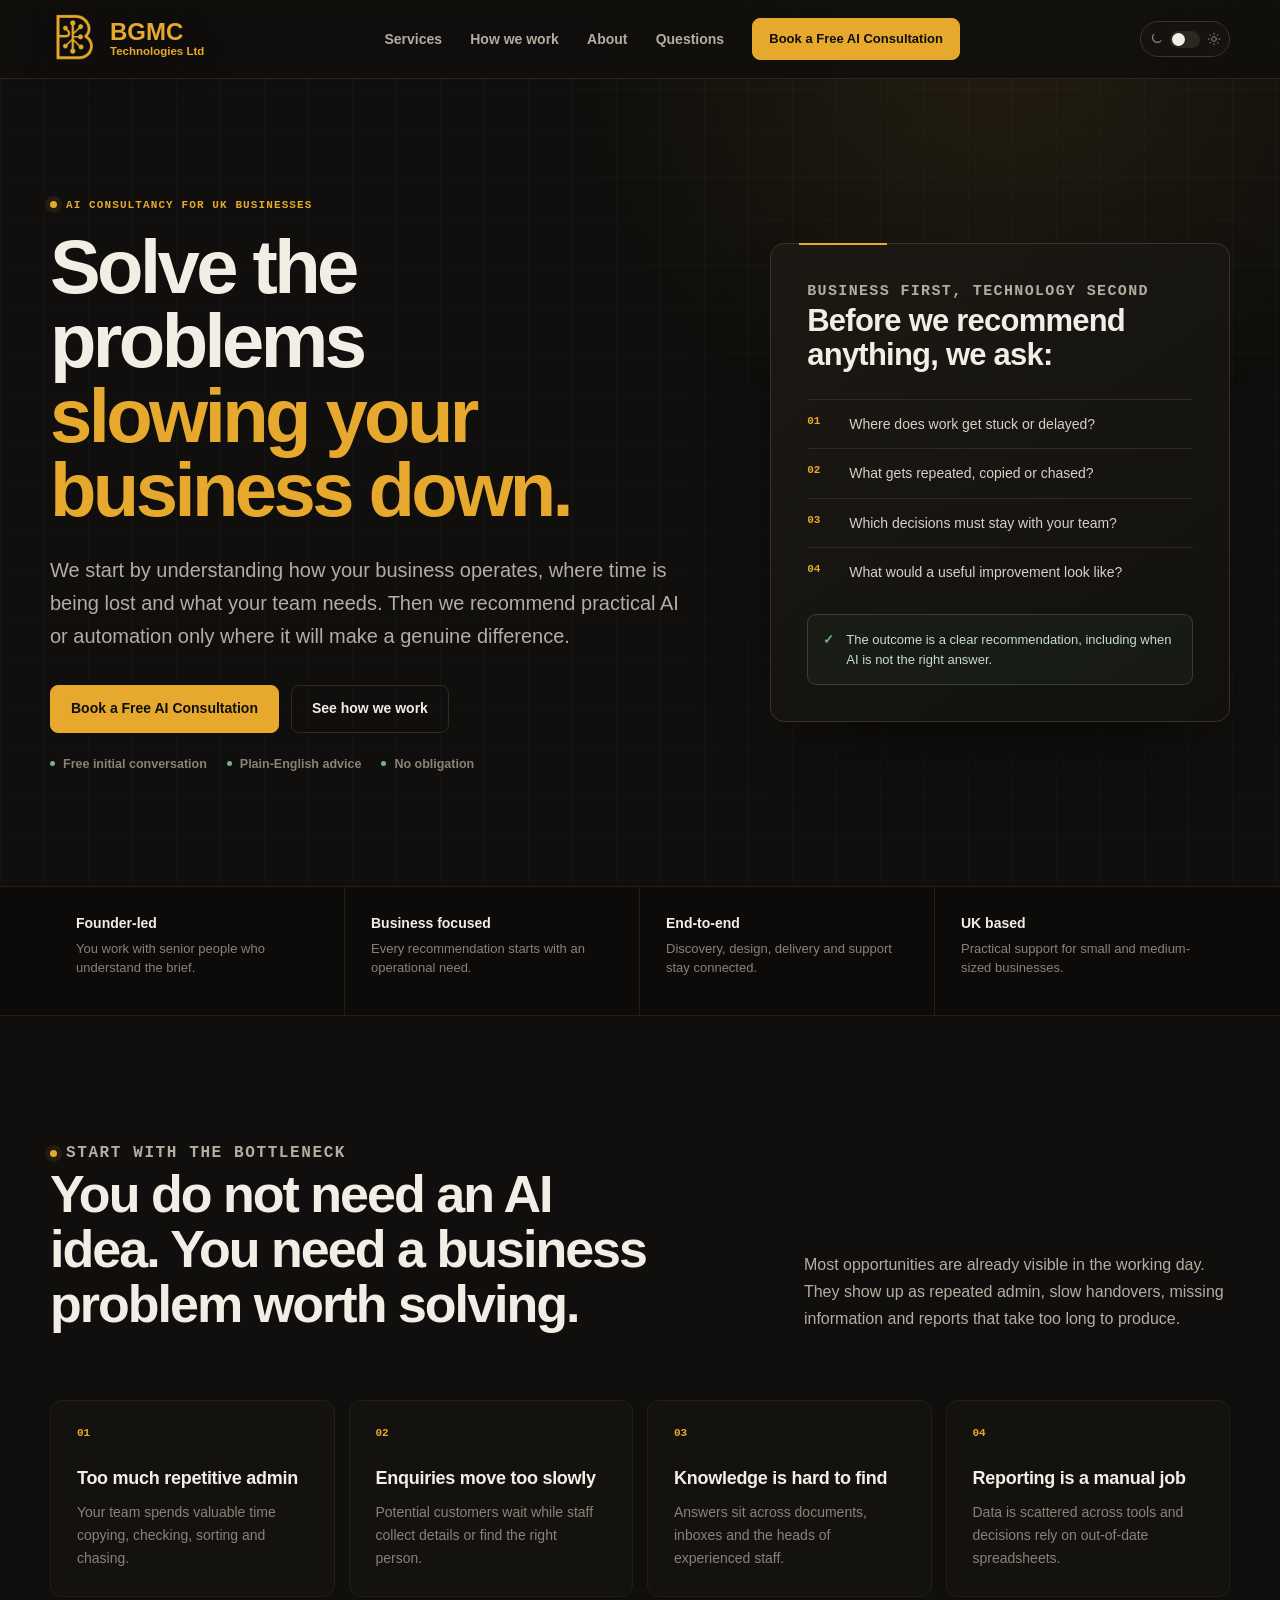
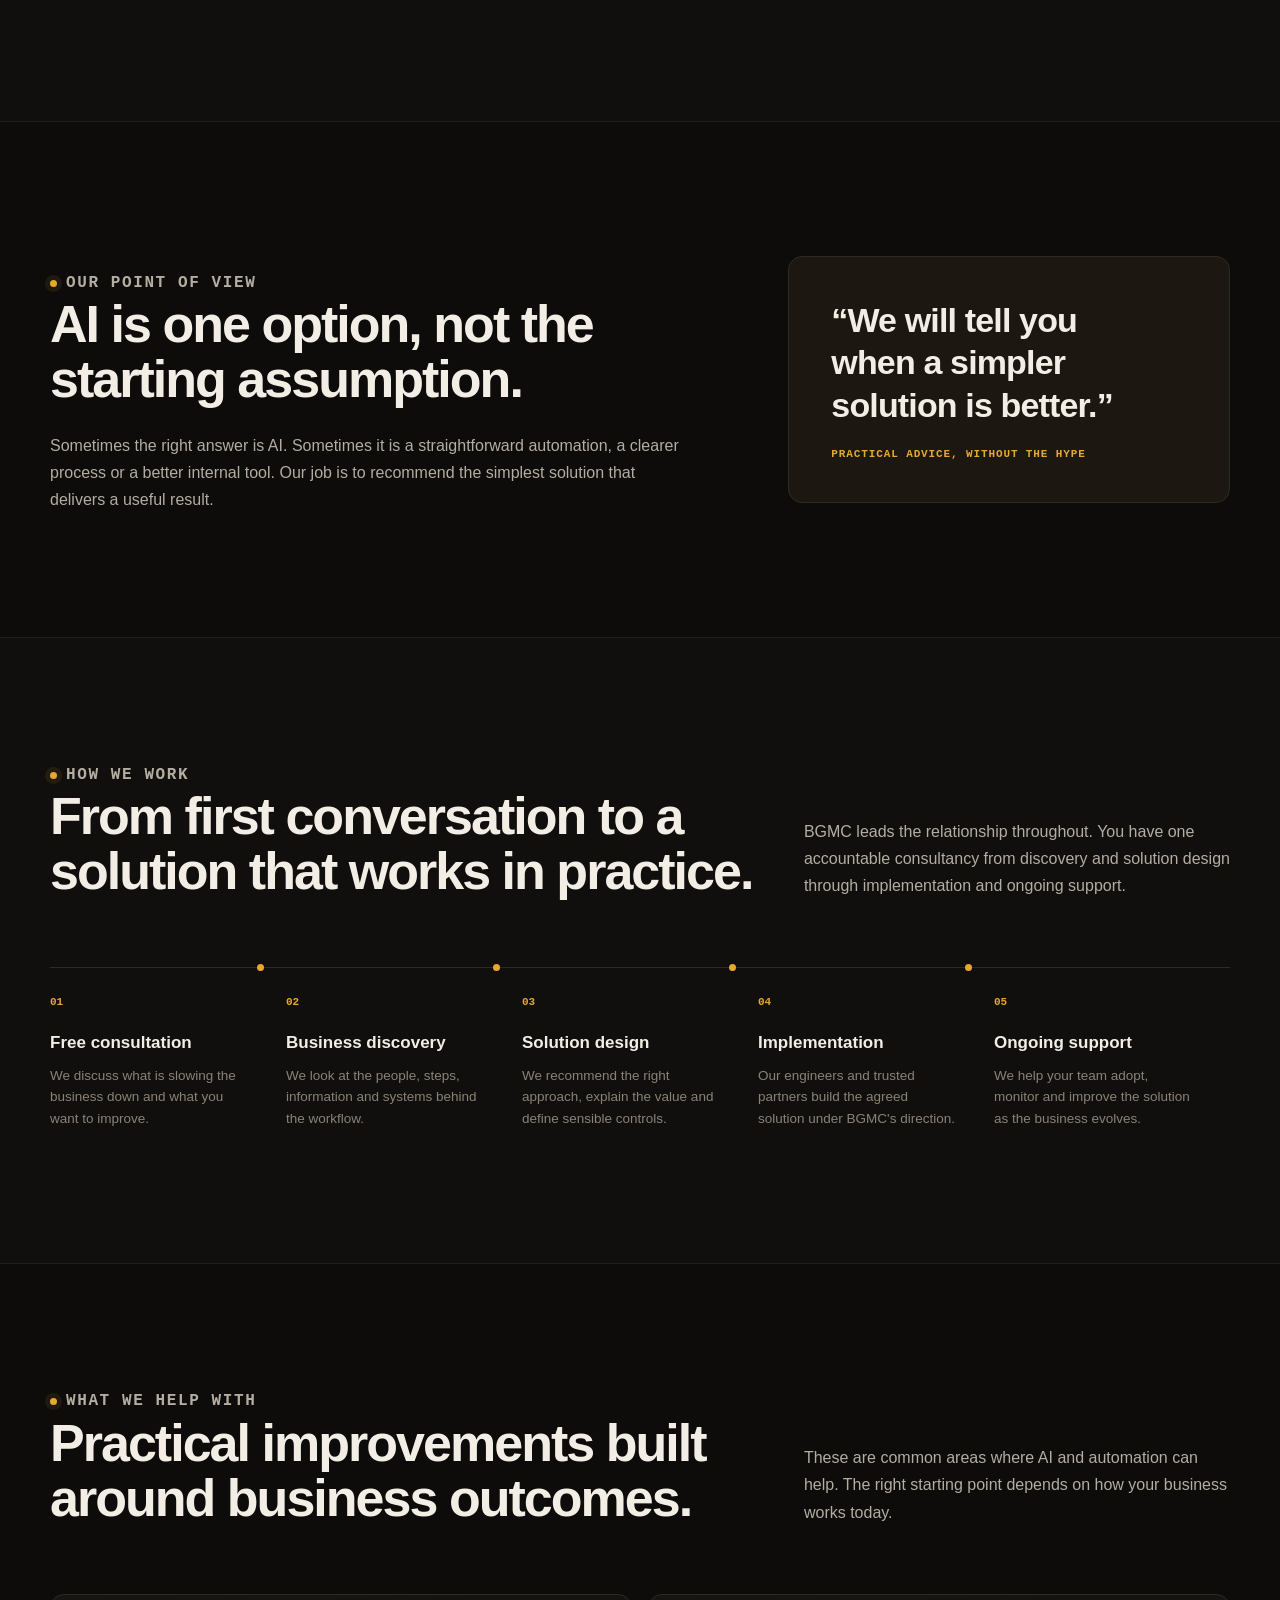
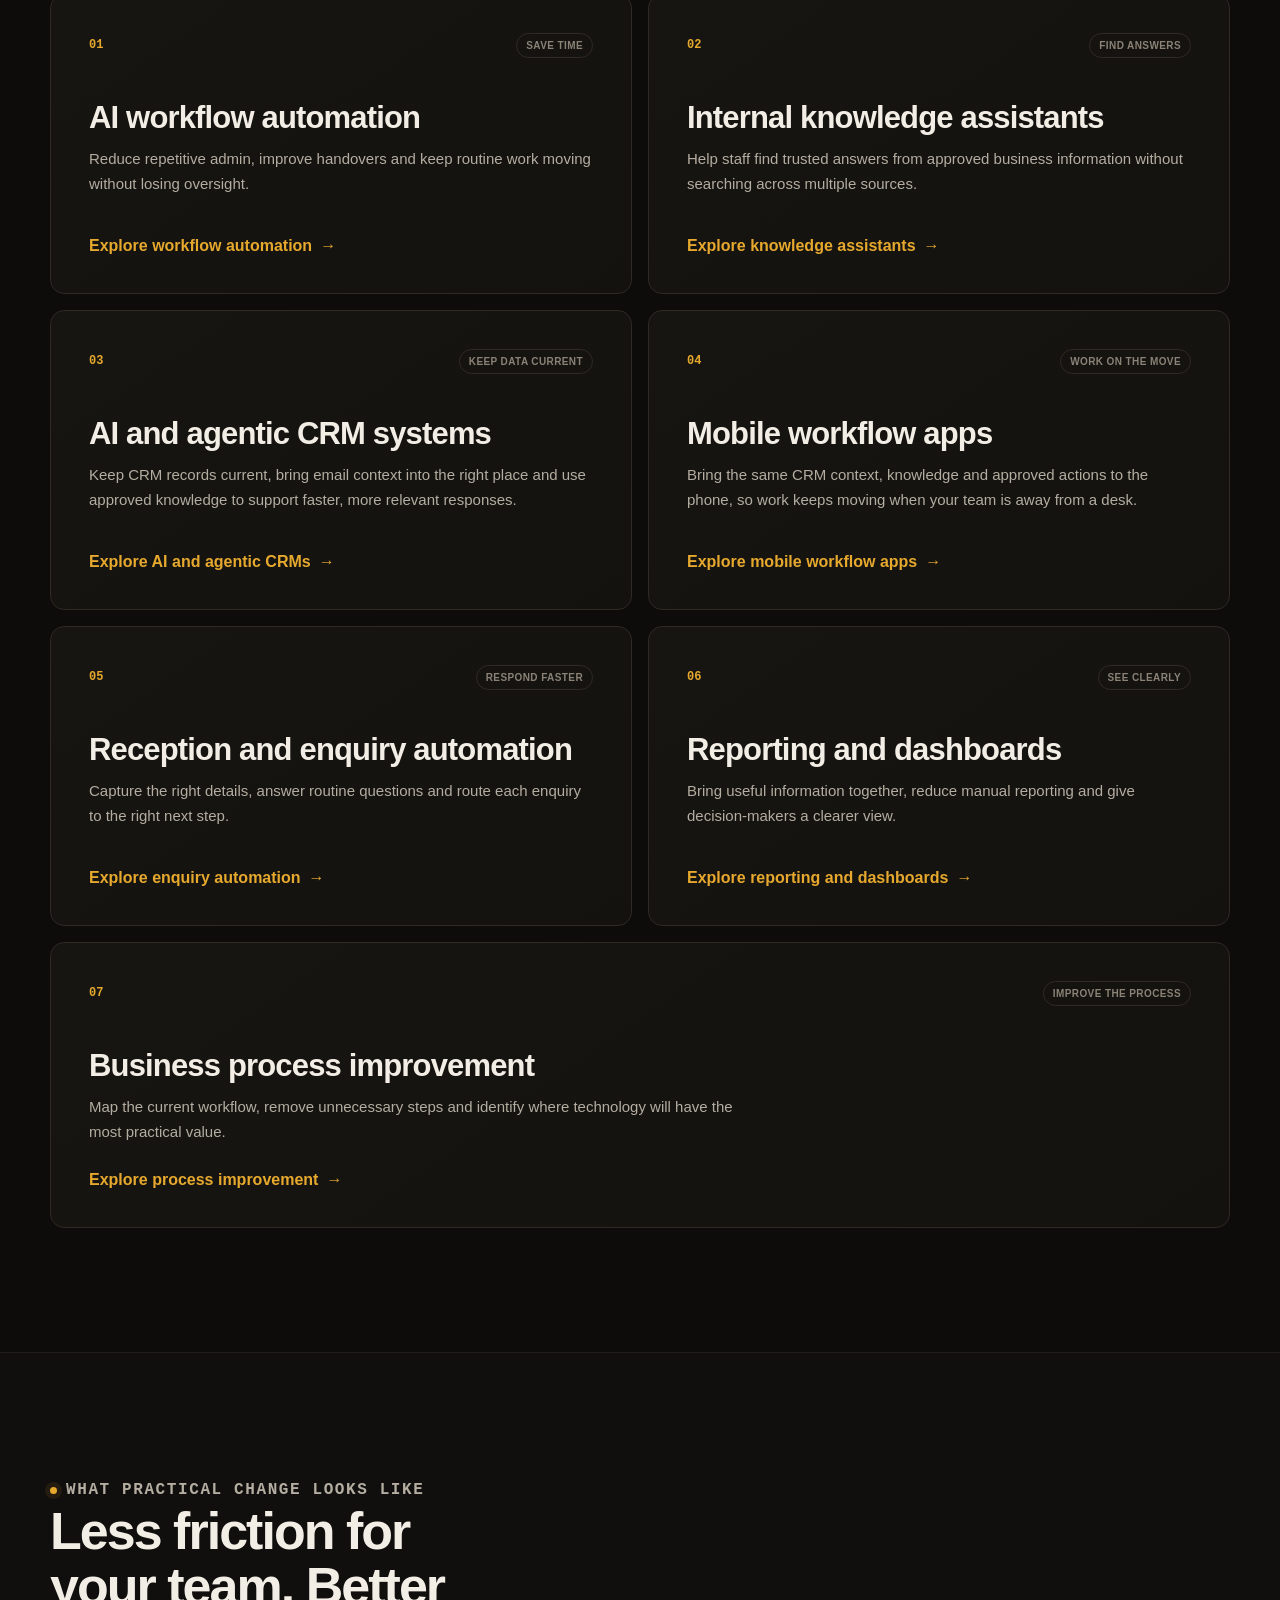
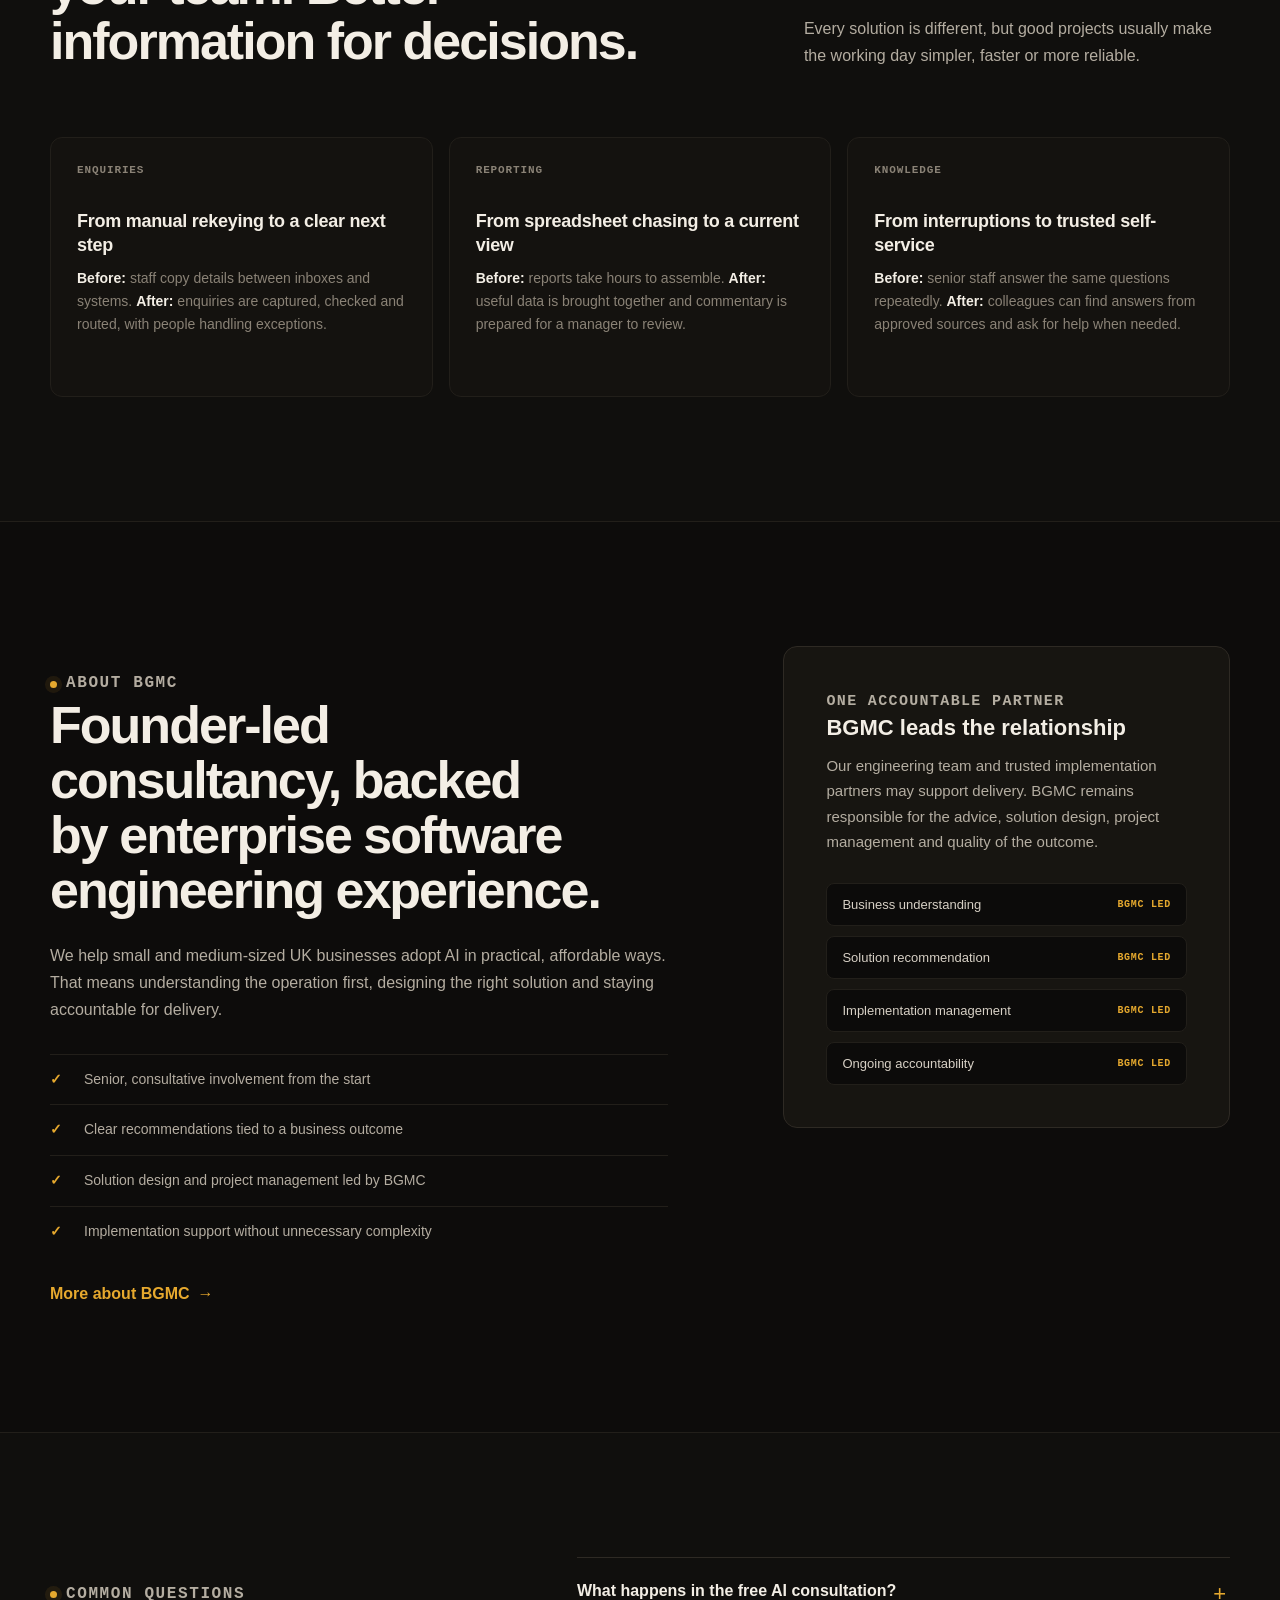
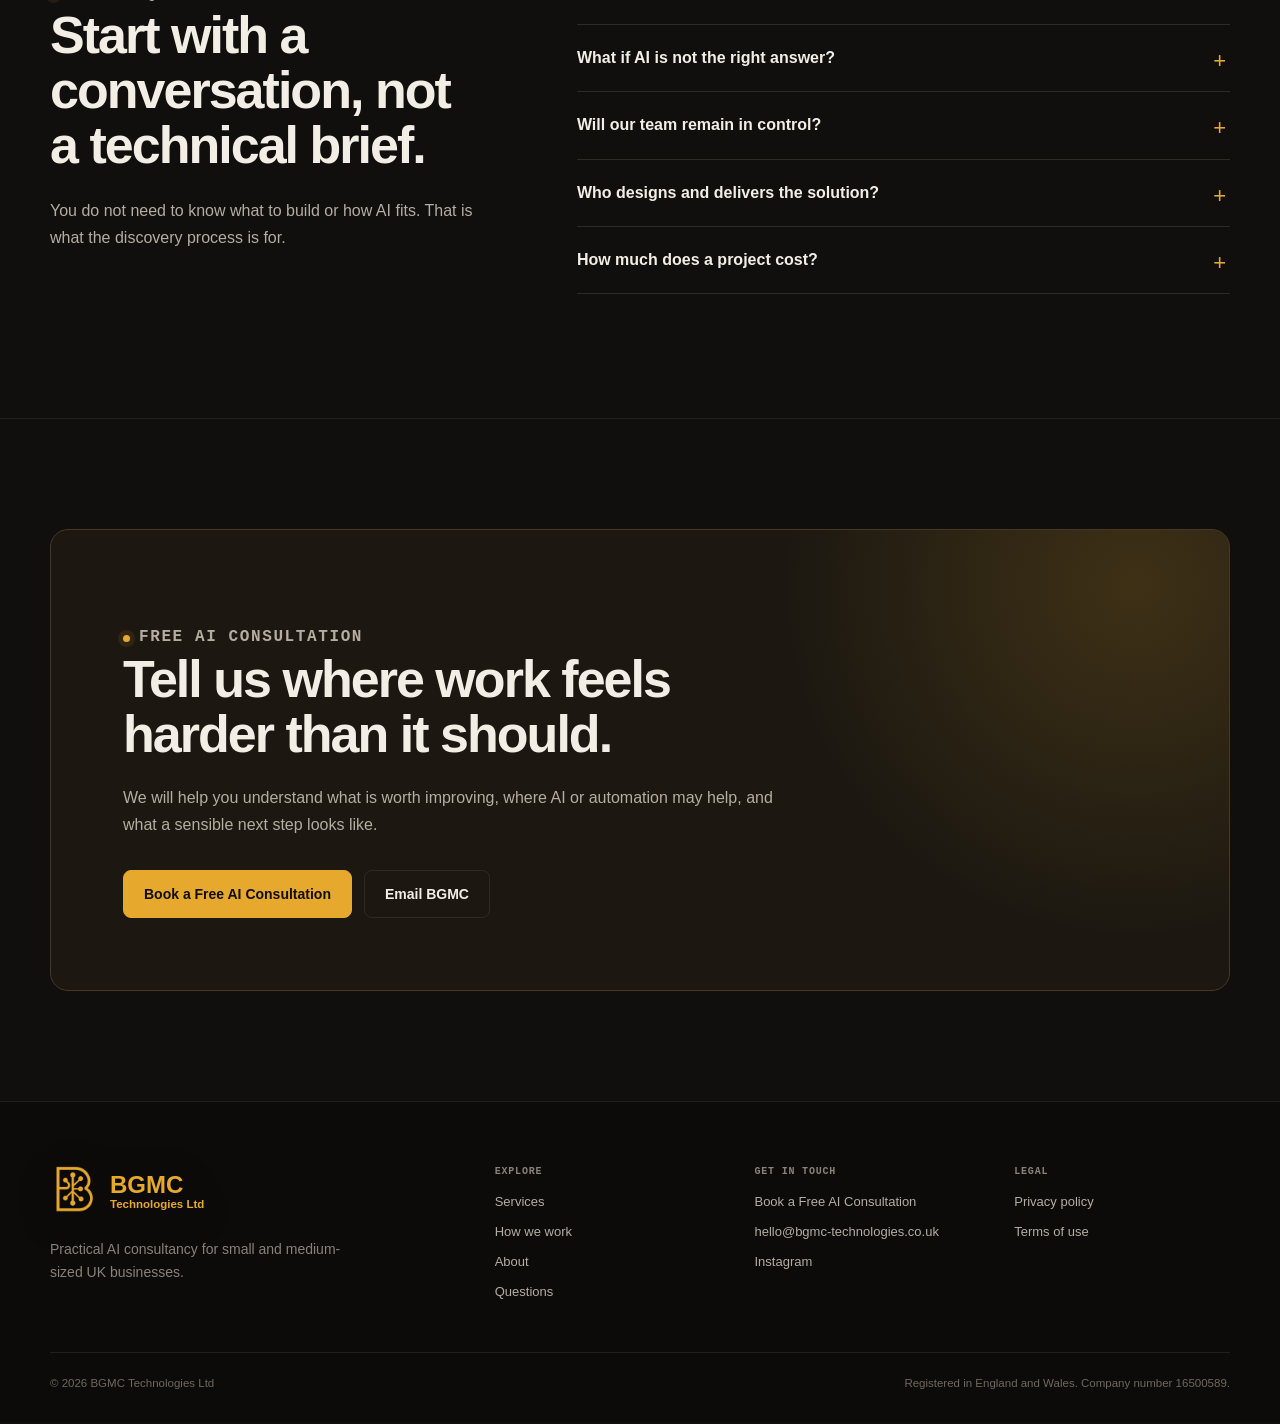
<file: index.html>
<!DOCTYPE html>
<html lang="en-GB">
<head>
  <meta charset="utf-8">
  <meta name="viewport" content="width=device-width, initial-scale=1">
  <title>BGMC Technologies | Practical AI Consultancy for UK Businesses</title>
  <meta name="description" content="BGMC Technologies helps UK SMEs improve efficiency through practical AI, automation, agentic CRM systems and mobile workflow apps. Book a free AI consultation.">
  <meta name="robots" content="index, follow, max-snippet:-1, max-image-preview:large, max-video-preview:-1">
  <meta name="google-site-verification" content="SGXSyW181C24Qd2EcZnUXiD6WMO7Nl7GfJFQitEOdVY">
  <link rel="canonical" href="https://bgmc-technologies.co.uk/">
  <link rel="icon" href="assets/brand/favicon.ico?v=20260808" type="image/x-icon" sizes="any">
  <link rel="apple-touch-icon" href="assets/brand/favicon.png">
  <link rel="stylesheet" href="assets/site.css?v=20260825-2">
  <meta name="theme-color" content="#100f0d">
  <script src="assets/theme-init.js?v=20260825-4"></script>
  <link rel="stylesheet" href="assets/theme.css?v=20260825-4">
  <meta name="author" content="BGMC Technologies Ltd">
  <meta property="og:type" content="website">
  <meta property="og:locale" content="en_GB">
  <meta property="og:site_name" content="BGMC Technologies Ltd">
  <meta property="og:url" content="https://bgmc-technologies.co.uk/">
  <meta property="og:title" content="Practical AI consultancy for UK businesses">
  <meta property="og:description" content="We understand your business first, recommend the right improvement, and implement it when it is worthwhile.">
  <meta property="og:image" content="https://bgmc-technologies.co.uk/assets/brand/social-preview.png?v=20260808">
  <meta property="og:image:width" content="1200">
  <meta property="og:image:height" content="630">
  <meta property="og:image:alt" content="BGMC Technologies, practical AI consultancy for UK businesses">
  <meta name="twitter:card" content="summary_large_image">
  <meta name="twitter:title" content="Practical AI consultancy for UK businesses">
  <meta name="twitter:description" content="Understand the business. Find the bottleneck. Implement the right solution.">
  <meta name="twitter:image" content="https://bgmc-technologies.co.uk/assets/brand/social-preview.png?v=20260808">
  <script type="application/ld+json">
  {
    "@context": "https://schema.org",
    "@graph": [
      {
        "@type": "ProfessionalService",
        "@id": "https://bgmc-technologies.co.uk/#organisation",
        "name": "BGMC Technologies Ltd",
        "url": "https://bgmc-technologies.co.uk/",
        "logo": "https://bgmc-technologies.co.uk/assets/brand/logo.png",
        "email": "hello@bgmc-technologies.co.uk",
        "description": "A founder-led AI consultancy helping UK SMEs improve efficiency through practical AI, automation and business process improvement.",
        "areaServed": { "@type": "Country", "name": "United Kingdom" },
        "sameAs": ["https://www.instagram.com/bgmctechnologies/"],
        "hasOfferCatalog": {
          "@type": "OfferCatalog",
          "name": "Practical AI consultancy services",
          "itemListElement": [
            { "@type": "Offer", "itemOffered": { "@type": "Service", "name": "AI workflow automation" } },
            { "@type": "Offer", "itemOffered": { "@type": "Service", "name": "Internal knowledge assistants" } },
            { "@type": "Offer", "itemOffered": { "@type": "Service", "name": "AI and agentic CRM systems" } },
            { "@type": "Offer", "itemOffered": { "@type": "Service", "name": "Mobile workflow apps" } },
            { "@type": "Offer", "itemOffered": { "@type": "Service", "name": "Reception and enquiry automation" } },
            { "@type": "Offer", "itemOffered": { "@type": "Service", "name": "Reporting and dashboards" } },
            { "@type": "Offer", "itemOffered": { "@type": "Service", "name": "Business process improvement" } }
          ]
        }
      },
      {
        "@type": "WebSite",
        "@id": "https://bgmc-technologies.co.uk/#website",
        "url": "https://bgmc-technologies.co.uk/",
        "name": "BGMC Technologies Ltd",
        "publisher": { "@id": "https://bgmc-technologies.co.uk/#organisation" },
        "inLanguage": "en-GB"
      }
    ]
  }
  </script>
</head>
<body>
  <a class="skip-link" href="#main">Skip to main content</a>

  <header class="site-header">
    <div class="container nav-wrap">
      <a class="brand" href="index.html" aria-label="BGMC Technologies home">
        <img src="assets/brand/logo.png" alt="" width="50" height="50">
        <span class="brand-copy">
          <span class="brand-name">BGMC</span>
          <span class="brand-sub">Technologies Ltd</span>
        </span>
      </a>
      <nav class="nav-links" id="primary-navigation" aria-label="Primary navigation" data-menu data-open="false">
        <a href="services/index.html">Services</a>
        <a href="#how-we-work">How we work</a>
        <a href="about/index.html">About</a>
        <a href="#questions">Questions</a>
        <a class="button button-small" href="https://calendar.google.com/calendar/appointments/schedules/AcZssZ06oSuceWF8xnICMZ1sJU9VgfNt5tZp4dZlgmddoUFGLeEx4iO7iPsVqTscvzn3fHmMEgHqyZLf?gv=true" target="_blank" rel="noopener noreferrer">Book a Free AI Consultation</a>
      </nav>
      <div class="header-controls">
        <button class="theme-toggle" type="button" data-theme-toggle aria-pressed="false" aria-label="Switch to light mode">
          <span class="theme-toggle-symbol" aria-hidden="true"><svg class="theme-toggle-icon" viewBox="0 0 24 24" focusable="false"><path d="M20.5 15.5A8.5 8.5 0 0 1 8.5 3.5 8.5 8.5 0 1 0 20.5 15.5Z"></path></svg></span>
          <span class="theme-toggle-track" aria-hidden="true"><span class="theme-toggle-thumb"></span></span>
          <span class="theme-toggle-symbol" aria-hidden="true"><svg class="theme-toggle-icon" viewBox="0 0 24 24" focusable="false"><circle cx="12" cy="12" r="4"></circle><path d="M12 2v2M12 20v2M4.93 4.93l1.41 1.41M17.66 17.66l1.41 1.41M2 12h2M20 12h2M4.93 19.07l1.41-1.41M17.66 6.34l1.41-1.41"></path></svg></span>
          <span class="sr-only" data-theme-label>Dark mode active. Switch to light mode.</span>
        </button>
        <button class="menu-button" type="button" aria-expanded="false" aria-controls="primary-navigation" aria-label="Open navigation" data-menu-button>
          <span class="menu-lines" aria-hidden="true"></span>
        </button>
      </div>
    </div>
  </header>

  <main id="main">
    <section class="hero">
      <div class="container hero-grid">
        <div class="hero-copy">
          <p class="eyebrow">AI consultancy for UK businesses</p>
          <h1>Solve the problems <span>slowing your business down.</span></h1>
          <p class="hero-intro">We start by understanding how your business operates, where time is being lost and what your team needs. Then we recommend practical AI or automation only where it will make a genuine difference.</p>
          <div class="hero-actions">
            <a class="button" href="https://calendar.google.com/calendar/appointments/schedules/AcZssZ06oSuceWF8xnICMZ1sJU9VgfNt5tZp4dZlgmddoUFGLeEx4iO7iPsVqTscvzn3fHmMEgHqyZLf?gv=true" target="_blank" rel="noopener noreferrer">Book a Free AI Consultation</a>
            <a class="button button-secondary" href="#how-we-work">See how we work</a>
          </div>
          <div class="micro-trust">
            <span>Free initial conversation</span>
            <span>Plain-English advice</span>
            <span>No obligation</span>
          </div>
        </div>

        <aside class="discovery-card" aria-label="What we explore before recommending a solution">
          <p class="card-kicker">Business first, technology second</p>
          <h2>Before we recommend anything, we ask:</h2>
          <ul class="diagnostic-list">
            <li>Where does work get stuck or delayed?</li>
            <li>What gets repeated, copied or chased?</li>
            <li>Which decisions must stay with your team?</li>
            <li>What would a useful improvement look like?</li>
          </ul>
          <div class="card-result">The outcome is a clear recommendation, including when AI is not the right answer.</div>
        </aside>
      </div>
    </section>

    <div class="trust-bar">
      <div class="container trust-grid">
        <div class="trust-item"><strong>Founder-led</strong><span>You work with senior people who understand the brief.</span></div>
        <div class="trust-item"><strong>Business focused</strong><span>Every recommendation starts with an operational need.</span></div>
        <div class="trust-item"><strong>End-to-end</strong><span>Discovery, design, delivery and support stay connected.</span></div>
        <div class="trust-item"><strong>UK based</strong><span>Practical support for small and medium-sized businesses.</span></div>
      </div>
    </div>

    <section class="section" id="problems">
      <div class="container">
        <div class="section-heading">
          <div>
            <p class="eyebrow">Start with the bottleneck</p>
            <h2>You do not need an AI idea. You need a business problem worth solving.</h2>
          </div>
          <p>Most opportunities are already visible in the working day. They show up as repeated admin, slow handovers, missing information and reports that take too long to produce.</p>
        </div>
        <div class="problem-grid">
          <article class="problem-card">
            <span>01</span>
            <h3>Too much repetitive admin</h3>
            <p>Your team spends valuable time copying, checking, sorting and chasing.</p>
          </article>
          <article class="problem-card">
            <span>02</span>
            <h3>Enquiries move too slowly</h3>
            <p>Potential customers wait while staff collect details or find the right person.</p>
          </article>
          <article class="problem-card">
            <span>03</span>
            <h3>Knowledge is hard to find</h3>
            <p>Answers sit across documents, inboxes and the heads of experienced staff.</p>
          </article>
          <article class="problem-card">
            <span>04</span>
            <h3>Reporting is a manual job</h3>
            <p>Data is scattered across tools and decisions rely on out-of-date spreadsheets.</p>
          </article>
        </div>
      </div>
    </section>

    <section class="section section-alt">
      <div class="container principle">
        <div class="split-copy">
          <p class="eyebrow">Our point of view</p>
          <h2>AI is one option, not the starting assumption.</h2>
          <p>Sometimes the right answer is AI. Sometimes it is a straightforward automation, a clearer process or a better internal tool. Our job is to recommend the simplest solution that delivers a useful result.</p>
        </div>
        <div class="principle-note">
          <blockquote>“We will tell you when a simpler solution is better.”</blockquote>
          <p>Practical advice, without the hype</p>
        </div>
      </div>
    </section>

    <section class="section" id="how-we-work">
      <div class="container">
        <div class="section-heading">
          <div>
            <p class="eyebrow">How we work</p>
            <h2>From first conversation to a solution that works in practice.</h2>
          </div>
          <p>BGMC leads the relationship throughout. You have one accountable consultancy from discovery and solution design through implementation and ongoing support.</p>
        </div>
        <div class="process">
          <article class="process-step">
            <span class="process-number">01</span>
            <h3>Free consultation</h3>
            <p>We discuss what is slowing the business down and what you want to improve.</p>
          </article>
          <article class="process-step">
            <span class="process-number">02</span>
            <h3>Business discovery</h3>
            <p>We look at the people, steps, information and systems behind the workflow.</p>
          </article>
          <article class="process-step">
            <span class="process-number">03</span>
            <h3>Solution design</h3>
            <p>We recommend the right approach, explain the value and define sensible controls.</p>
          </article>
          <article class="process-step">
            <span class="process-number">04</span>
            <h3>Implementation</h3>
            <p>Our engineers and trusted partners build the agreed solution under BGMC's direction.</p>
          </article>
          <article class="process-step">
            <span class="process-number">05</span>
            <h3>Ongoing support</h3>
            <p>We help your team adopt, monitor and improve the solution as the business evolves.</p>
          </article>
        </div>
      </div>
    </section>

    <section class="section section-alt" id="services">
      <div class="container">
        <div class="section-heading">
          <div>
            <p class="eyebrow">What we help with</p>
            <h2>Practical improvements built around business outcomes.</h2>
          </div>
          <p>These are common areas where AI and automation can help. The right starting point depends on how your business works today.</p>
        </div>
        <div class="services-grid">
          <article class="service-card">
            <div class="service-topline"><span class="service-number">01</span><span class="service-type">Save time</span></div>
            <h3>AI workflow automation</h3>
            <p>Reduce repetitive admin, improve handovers and keep routine work moving without losing oversight.</p>
            <a class="text-link" href="services/index.html#workflow-automation">Explore workflow automation</a>
          </article>
          <article class="service-card">
            <div class="service-topline"><span class="service-number">02</span><span class="service-type">Find answers</span></div>
            <h3>Internal knowledge assistants</h3>
            <p>Help staff find trusted answers from approved business information without searching across multiple sources.</p>
            <a class="text-link" href="services/index.html#knowledge-assistants">Explore knowledge assistants</a>
          </article>
          <article class="service-card">
            <div class="service-topline"><span class="service-number">03</span><span class="service-type">Keep data current</span></div>
            <h3>AI and agentic CRM systems</h3>
            <p>Keep CRM records current, bring email context into the right place and use approved knowledge to support faster, more relevant responses.</p>
            <a class="text-link" href="services/index.html#agentic-crm">Explore AI and agentic CRMs</a>
          </article>
          <article class="service-card">
            <div class="service-topline"><span class="service-number">04</span><span class="service-type">Work on the move</span></div>
            <h3>Mobile workflow apps</h3>
            <p>Bring the same CRM context, knowledge and approved actions to the phone, so work keeps moving when your team is away from a desk.</p>
            <a class="text-link" href="services/index.html#mobile-workflow-apps">Explore mobile workflow apps</a>
          </article>
          <article class="service-card">
            <div class="service-topline"><span class="service-number">05</span><span class="service-type">Respond faster</span></div>
            <h3>Reception and enquiry automation</h3>
            <p>Capture the right details, answer routine questions and route each enquiry to the right next step.</p>
            <a class="text-link" href="services/index.html#enquiry-automation">Explore enquiry automation</a>
          </article>
          <article class="service-card">
            <div class="service-topline"><span class="service-number">06</span><span class="service-type">See clearly</span></div>
            <h3>Reporting and dashboards</h3>
            <p>Bring useful information together, reduce manual reporting and give decision-makers a clearer view.</p>
            <a class="text-link" href="services/index.html#reporting">Explore reporting and dashboards</a>
          </article>
          <article class="service-card service-card-wide">
            <div class="service-topline"><span class="service-number">07</span><span class="service-type">Improve the process</span></div>
            <h3>Business process improvement</h3>
            <p>Map the current workflow, remove unnecessary steps and identify where technology will have the most practical value.</p>
            <a class="text-link" href="services/index.html#process-improvement">Explore process improvement</a>
          </article>
        </div>
      </div>
    </section>

    <section class="section">
      <div class="container">
        <div class="section-heading">
          <div>
            <p class="eyebrow">What practical change looks like</p>
            <h2>Less friction for your team. Better information for decisions.</h2>
          </div>
          <p>Every solution is different, but good projects usually make the working day simpler, faster or more reliable.</p>
        </div>
        <div class="scenario-grid">
          <article class="scenario">
            <span class="scenario-label">Enquiries</span>
            <h3>From manual rekeying to a clear next step</h3>
            <p><strong>Before:</strong> staff copy details between inboxes and systems. <strong>After:</strong> enquiries are captured, checked and routed, with people handling exceptions.</p>
          </article>
          <article class="scenario">
            <span class="scenario-label">Reporting</span>
            <h3>From spreadsheet chasing to a current view</h3>
            <p><strong>Before:</strong> reports take hours to assemble. <strong>After:</strong> useful data is brought together and commentary is prepared for a manager to review.</p>
          </article>
          <article class="scenario">
            <span class="scenario-label">Knowledge</span>
            <h3>From interruptions to trusted self-service</h3>
            <p><strong>Before:</strong> senior staff answer the same questions repeatedly. <strong>After:</strong> colleagues can find answers from approved sources and ask for help when needed.</p>
          </article>
        </div>
      </div>
    </section>

    <section class="section section-alt" id="about">
      <div class="container split">
        <div class="split-copy">
          <p class="eyebrow">About BGMC</p>
          <h2>Founder-led consultancy, backed by enterprise software engineering experience.</h2>
          <p>We help small and medium-sized UK businesses adopt AI in practical, affordable ways. That means understanding the operation first, designing the right solution and staying accountable for delivery.</p>
          <ul class="split-list">
            <li>Senior, consultative involvement from the start</li>
            <li>Clear recommendations tied to a business outcome</li>
            <li>Solution design and project management led by BGMC</li>
            <li>Implementation support without unnecessary complexity</li>
          </ul>
          <p><a class="text-link" href="about/index.html">More about BGMC</a></p>
        </div>
        <aside class="accountability-card" aria-labelledby="accountability-title">
          <p class="card-kicker">One accountable partner</p>
          <h3 id="accountability-title">BGMC leads the relationship</h3>
          <p>Our engineering team and trusted implementation partners may support delivery. BGMC remains responsible for the advice, solution design, project management and quality of the outcome.</p>
          <div class="accountability-flow">
            <div>Business understanding <span>BGMC led</span></div>
            <div>Solution recommendation <span>BGMC led</span></div>
            <div>Implementation management <span>BGMC led</span></div>
            <div>Ongoing accountability <span>BGMC led</span></div>
          </div>
        </aside>
      </div>
    </section>

    <section class="section" id="questions">
      <div class="container faq-grid">
        <div class="split-copy">
          <p class="eyebrow">Common questions</p>
          <h2>Start with a conversation, not a technical brief.</h2>
          <p>You do not need to know what to build or how AI fits. That is what the discovery process is for.</p>
        </div>
        <div class="faq-list">
          <details>
            <summary>What happens in the free AI consultation?</summary>
            <p>We discuss how your business currently works, where time is being lost and what you would like to improve. It is a practical, no-obligation conversation. You do not need to prepare a technical brief.</p>
          </details>
          <details>
            <summary>What if AI is not the right answer?</summary>
            <p>We will say so. A simpler automation, process change or conventional software solution may be more suitable. Our advice is based on the business problem, not a preference for a particular technology.</p>
          </details>
          <details>
            <summary>Will our team remain in control?</summary>
            <p>Yes. We design clear approvals, escalation routes and access controls around the way your team works. Sensitive decisions and exceptions can always remain with the right person.</p>
          </details>
          <details>
            <summary>Who designs and delivers the solution?</summary>
            <p>BGMC leads discovery, solution design and project management. Delivery may involve our engineering team and trusted implementation partners, all working under BGMC's direction and accountability.</p>
          </details>
          <details>
            <summary>How much does a project cost?</summary>
            <p>The initial consultation is free. If there is a worthwhile opportunity, we will define the scope and provide a clear proposal before any work begins. Recommendations are designed to be proportionate to the value for your business.</p>
          </details>
        </div>
      </div>
    </section>

    <section class="cta-section">
      <div class="container">
        <div class="cta-panel">
          <p class="eyebrow">Free AI consultation</p>
          <h2>Tell us where work feels harder than it should.</h2>
          <p>We will help you understand what is worth improving, where AI or automation may help, and what a sensible next step looks like.</p>
          <div class="cta-actions">
            <a class="button" href="https://calendar.google.com/calendar/appointments/schedules/AcZssZ06oSuceWF8xnICMZ1sJU9VgfNt5tZp4dZlgmddoUFGLeEx4iO7iPsVqTscvzn3fHmMEgHqyZLf?gv=true" target="_blank" rel="noopener noreferrer">Book a Free AI Consultation</a>
            <a class="button button-secondary" href="mailto:hello@bgmc-technologies.co.uk">Email BGMC</a>
          </div>
        </div>
      </div>
    </section>
  </main>

  <footer class="site-footer">
    <div class="container footer-main">
      <div class="footer-brand">
        <a class="brand" href="index.html" aria-label="BGMC Technologies home">
          <img src="assets/brand/logo.png" alt="" width="50" height="50">
          <span class="brand-copy"><span class="brand-name">BGMC</span><span class="brand-sub">Technologies Ltd</span></span>
        </a>
        <p>Practical AI consultancy for small and medium-sized UK businesses.</p>
      </div>
      <div>
        <p class="footer-heading">Explore</p>
        <div class="footer-links">
          <a href="services/index.html">Services</a>
          <a href="#how-we-work">How we work</a>
          <a href="about/index.html">About</a>
          <a href="#questions">Questions</a>
        </div>
      </div>
      <div>
        <p class="footer-heading">Get in touch</p>
        <div class="footer-links">
          <a href="https://calendar.google.com/calendar/appointments/schedules/AcZssZ06oSuceWF8xnICMZ1sJU9VgfNt5tZp4dZlgmddoUFGLeEx4iO7iPsVqTscvzn3fHmMEgHqyZLf?gv=true" target="_blank" rel="noopener noreferrer">Book a Free AI Consultation</a>
          <a href="mailto:hello@bgmc-technologies.co.uk">hello@bgmc-technologies.co.uk</a>
          <a href="https://www.instagram.com/bgmctechnologies/" target="_blank" rel="noopener noreferrer">Instagram</a>
        </div>
      </div>
      <div>
        <p class="footer-heading">Legal</p>
        <div class="footer-links">
          <a href="privacy-policy/index.html">Privacy policy</a>
          <a href="terms/index.html">Terms of use</a>
        </div>
      </div>
    </div>
    <div class="container footer-bottom">
      <span>© 2026 BGMC Technologies Ltd</span>
      <span>Registered in England and Wales. Company number 16500589.</span>
    </div>
  </footer>

  <script src="assets/site.js?v=20260825-4"></script>
</body>
</html>
</file>
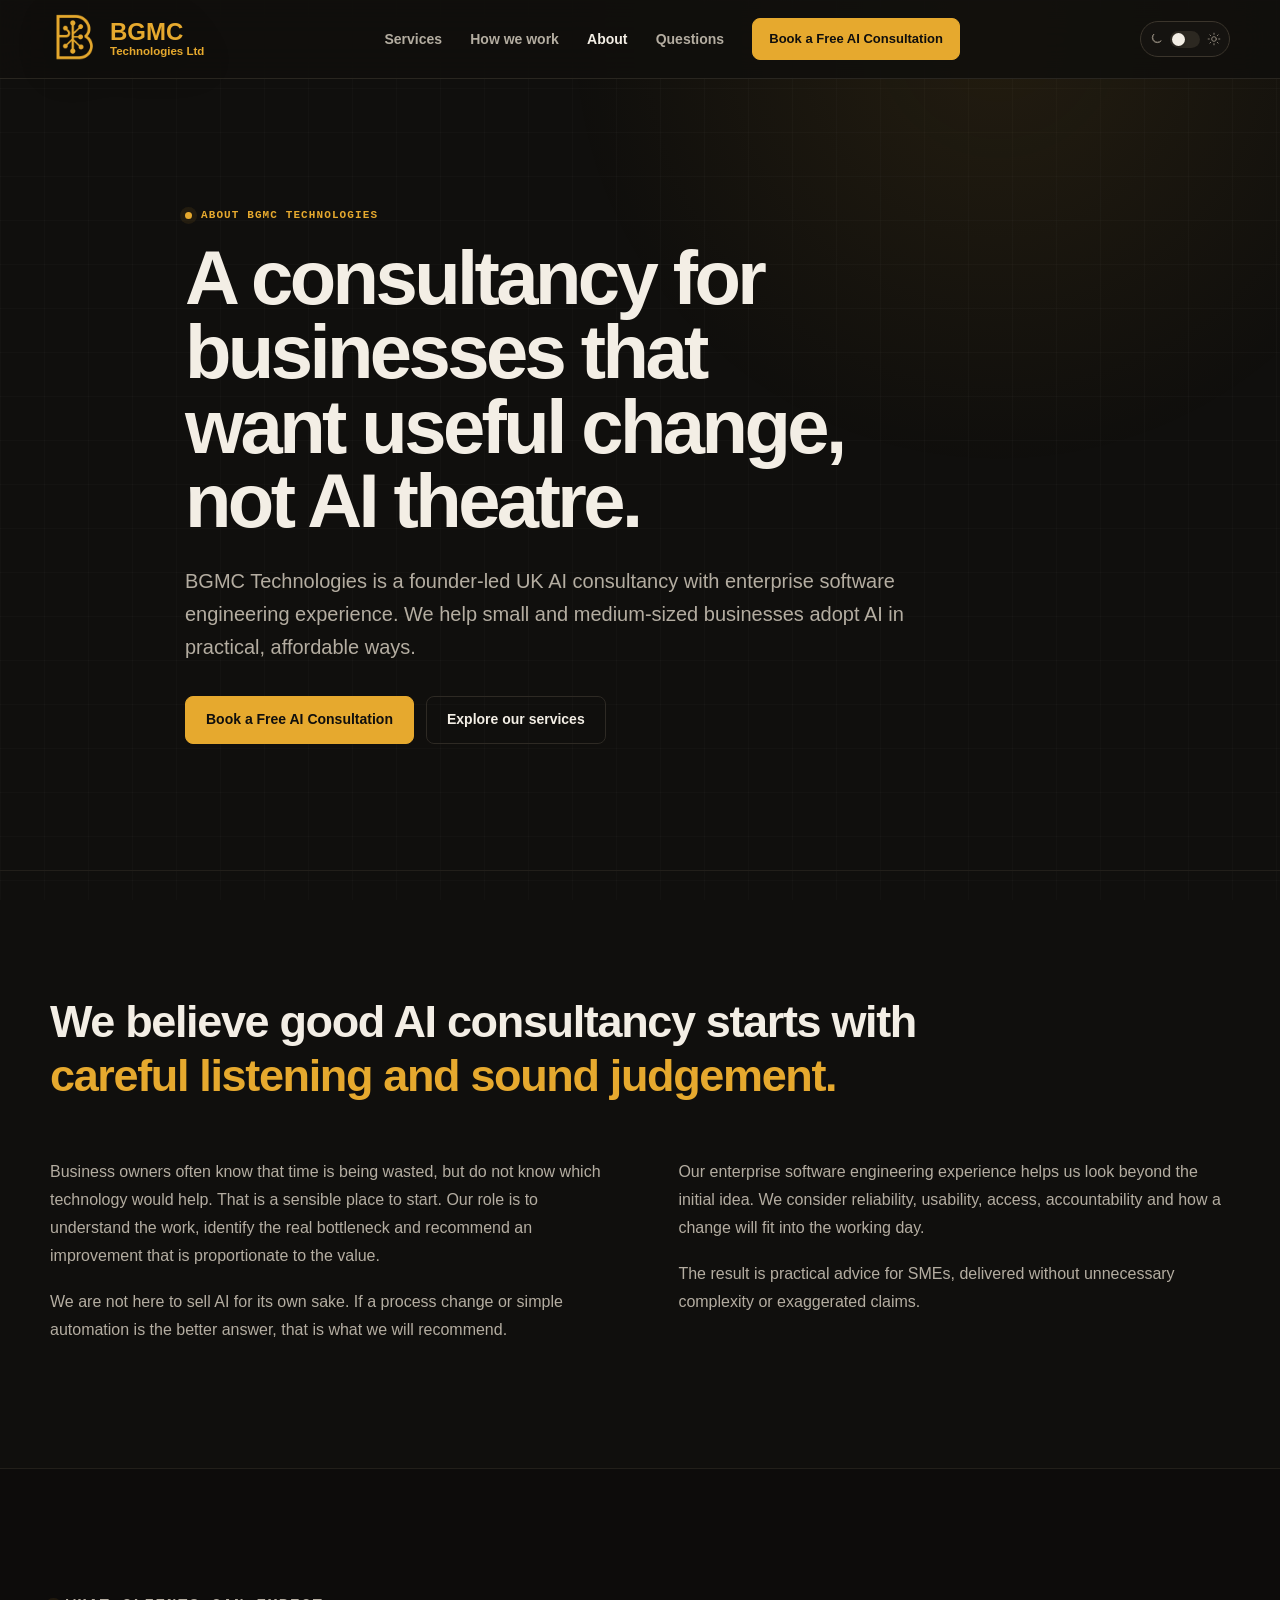
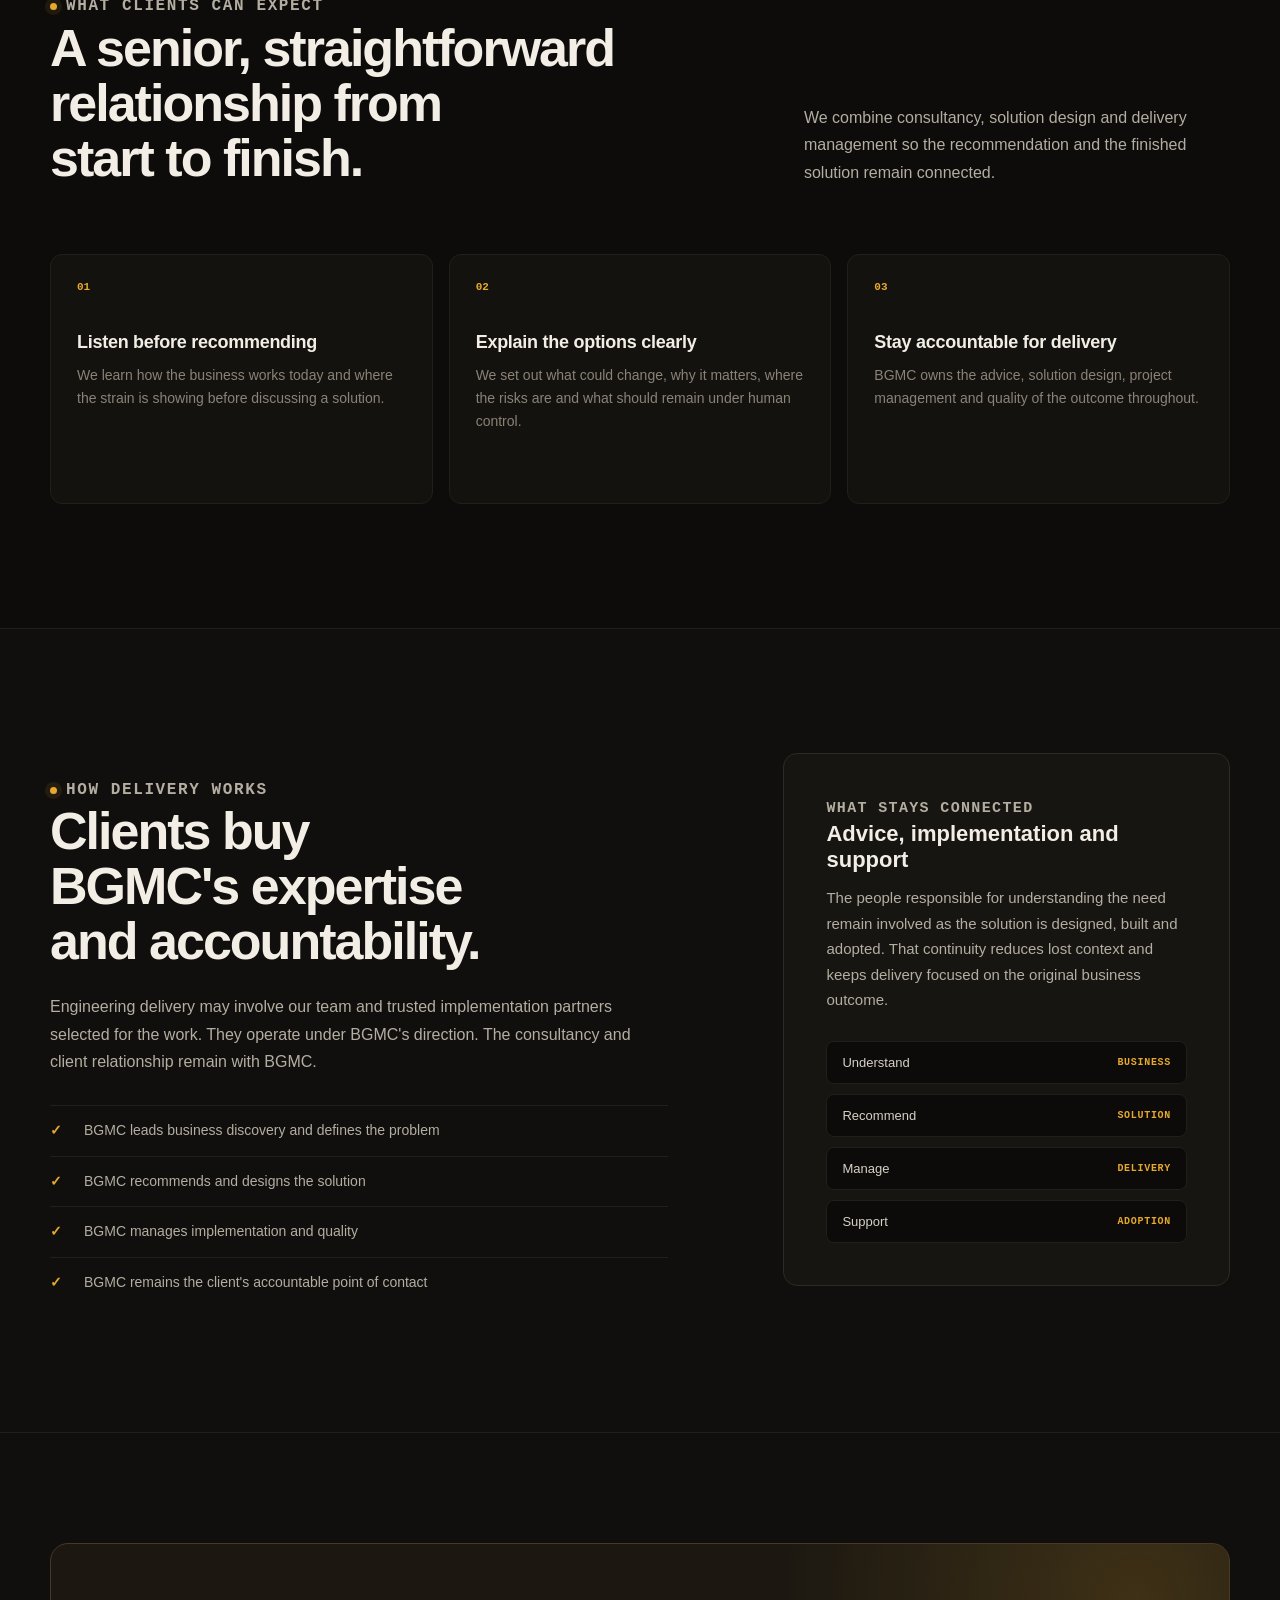
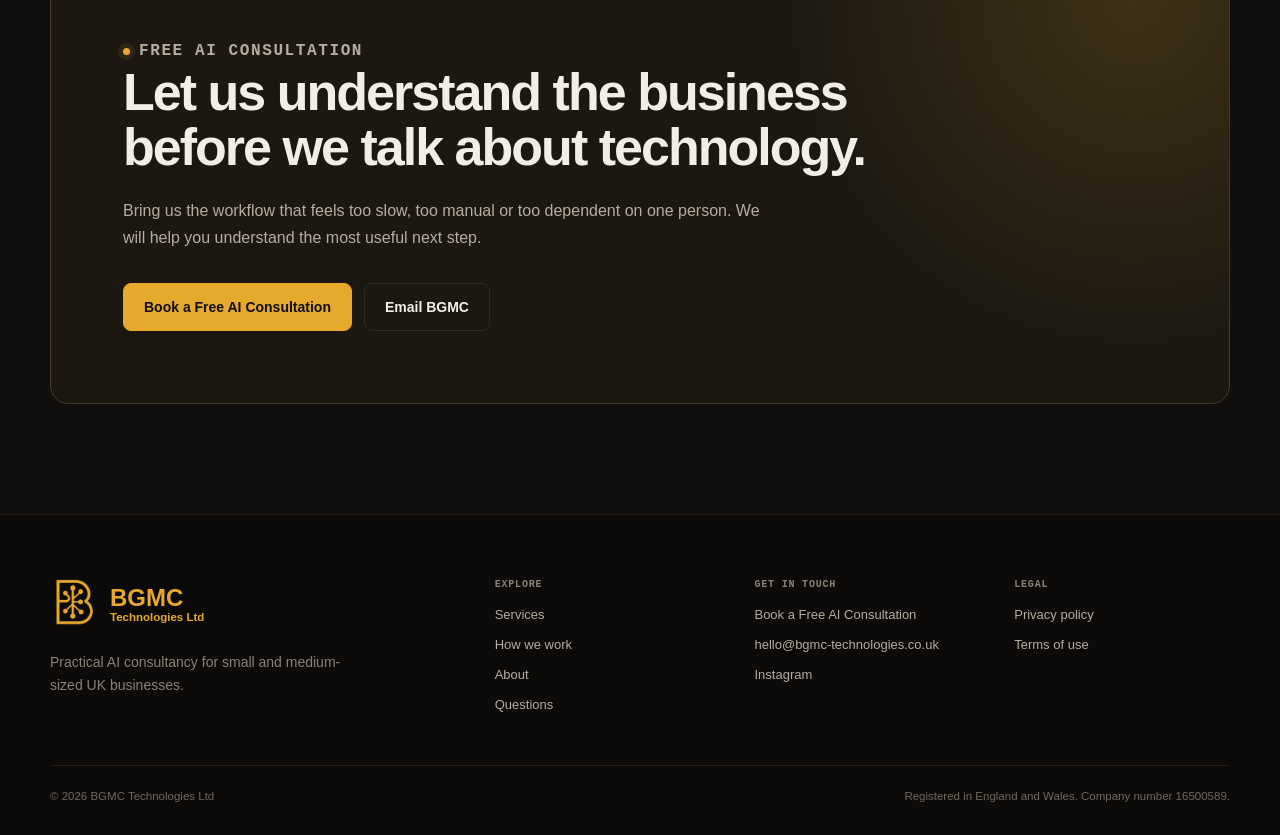
<file: about/index.html>
<!DOCTYPE html>
<html lang="en-GB">
<head>
  <meta charset="utf-8">
  <meta name="viewport" content="width=device-width, initial-scale=1">
  <title>About BGMC Technologies | Founder-Led AI Consultancy</title>
  <meta name="description" content="BGMC Technologies is a founder-led UK AI consultancy with enterprise software engineering experience, helping SMEs adopt AI in practical, affordable ways.">
  <meta name="robots" content="index, follow, max-snippet:-1, max-image-preview:large">
  <link rel="canonical" href="https://bgmc-technologies.co.uk/about/">
  <link rel="icon" href="../assets/brand/favicon.ico?v=20260808" type="image/x-icon" sizes="any">
  <link rel="apple-touch-icon" href="../assets/brand/favicon.png">
  <link rel="stylesheet" href="../assets/site.css?v=20260825-2">
  <meta name="theme-color" content="#100f0d">
  <script src="../assets/theme-init.js?v=20260825-4"></script>
  <link rel="stylesheet" href="../assets/theme.css?v=20260825-4">
  <meta property="og:type" content="website">
  <meta property="og:locale" content="en_GB">
  <meta property="og:site_name" content="BGMC Technologies Ltd">
  <meta property="og:url" content="https://bgmc-technologies.co.uk/about/">
  <meta property="og:title" content="About BGMC Technologies">
  <meta property="og:description" content="A founder-led AI consultancy helping UK SMEs make practical, well-judged improvements.">
  <meta property="og:image" content="https://bgmc-technologies.co.uk/assets/brand/social-preview.png?v=20260808">
  <meta property="og:image:width" content="1200">
  <meta property="og:image:height" content="630">
  <meta property="og:image:alt" content="BGMC Technologies, practical AI consultancy for UK businesses">
  <meta name="twitter:card" content="summary_large_image">
  <meta name="twitter:title" content="About BGMC Technologies">
  <meta name="twitter:description" content="A founder-led AI consultancy helping UK SMEs make practical, well-judged improvements.">
  <meta name="twitter:image" content="https://bgmc-technologies.co.uk/assets/brand/social-preview.png?v=20260808">
</head>
<body>
  <a class="skip-link" href="#main">Skip to main content</a>
  <header class="site-header">
    <div class="container nav-wrap">
      <a class="brand" href="../index.html" aria-label="BGMC Technologies home"><img src="../assets/brand/logo.png" alt="" width="50" height="50"><span class="brand-copy"><span class="brand-name">BGMC</span><span class="brand-sub">Technologies Ltd</span></span></a>
      <nav class="nav-links" id="primary-navigation" aria-label="Primary navigation" data-menu data-open="false">
        <a href="../services/index.html">Services</a>
        <a href="../index.html#how-we-work">How we work</a>
        <a href="index.html" aria-current="page">About</a>
        <a href="../index.html#questions">Questions</a>
        <a class="button button-small" href="https://calendar.google.com/calendar/appointments/schedules/AcZssZ06oSuceWF8xnICMZ1sJU9VgfNt5tZp4dZlgmddoUFGLeEx4iO7iPsVqTscvzn3fHmMEgHqyZLf?gv=true" target="_blank" rel="noopener noreferrer">Book a Free AI Consultation</a>
      </nav>
      <div class="header-controls">
        <button class="theme-toggle" type="button" data-theme-toggle aria-pressed="false" aria-label="Switch to light mode">
          <span class="theme-toggle-symbol" aria-hidden="true"><svg class="theme-toggle-icon" viewBox="0 0 24 24" focusable="false"><path d="M20.5 15.5A8.5 8.5 0 0 1 8.5 3.5 8.5 8.5 0 1 0 20.5 15.5Z"></path></svg></span>
          <span class="theme-toggle-track" aria-hidden="true"><span class="theme-toggle-thumb"></span></span>
          <span class="theme-toggle-symbol" aria-hidden="true"><svg class="theme-toggle-icon" viewBox="0 0 24 24" focusable="false"><circle cx="12" cy="12" r="4"></circle><path d="M12 2v2M12 20v2M4.93 4.93l1.41 1.41M17.66 17.66l1.41 1.41M2 12h2M20 12h2M4.93 19.07l1.41-1.41M17.66 6.34l1.41-1.41"></path></svg></span>
          <span class="sr-only" data-theme-label>Dark mode active. Switch to light mode.</span>
        </button>
        <button class="menu-button" type="button" aria-expanded="false" aria-controls="primary-navigation" aria-label="Open navigation" data-menu-button><span class="menu-lines" aria-hidden="true"></span></button>
      </div>
    </div>
  </header>

  <main id="main">
    <section class="page-hero">
      <div class="container page-hero-inner">
        <p class="eyebrow">About BGMC Technologies</p>
        <h1>A consultancy for businesses that want useful change, not AI theatre.</h1>
        <p class="hero-intro">BGMC Technologies is a founder-led UK AI consultancy with enterprise software engineering experience. We help small and medium-sized businesses adopt AI in practical, affordable ways.</p>
        <div class="hero-actions">
          <a class="button" href="https://calendar.google.com/calendar/appointments/schedules/AcZssZ06oSuceWF8xnICMZ1sJU9VgfNt5tZp4dZlgmddoUFGLeEx4iO7iPsVqTscvzn3fHmMEgHqyZLf?gv=true" target="_blank" rel="noopener noreferrer">Book a Free AI Consultation</a>
          <a class="button button-secondary" href="../services/index.html">Explore our services</a>
        </div>
      </div>
    </section>

    <section class="section">
      <div class="container">
        <p class="about-standfirst">We believe good AI consultancy starts with <span>careful listening and sound judgement.</span></p>
        <div class="copy-columns">
          <div>
            <p>Business owners often know that time is being wasted, but do not know which technology would help. That is a sensible place to start. Our role is to understand the work, identify the real bottleneck and recommend an improvement that is proportionate to the value.</p>
            <p>We are not here to sell AI for its own sake. If a process change or simple automation is the better answer, that is what we will recommend.</p>
          </div>
          <div>
            <p>Our enterprise software engineering experience helps us look beyond the initial idea. We consider reliability, usability, access, accountability and how a change will fit into the working day.</p>
            <p>The result is practical advice for SMEs, delivered without unnecessary complexity or exaggerated claims.</p>
          </div>
        </div>
      </div>
    </section>

    <section class="section section-alt">
      <div class="container">
        <div class="section-heading">
          <div>
            <p class="eyebrow">What clients can expect</p>
            <h2>A senior, straightforward relationship from start to finish.</h2>
          </div>
          <p>We combine consultancy, solution design and delivery management so the recommendation and the finished solution remain connected.</p>
        </div>
        <div class="value-grid">
          <article class="value-card"><span>01</span><h3>Listen before recommending</h3><p>We learn how the business works today and where the strain is showing before discussing a solution.</p></article>
          <article class="value-card"><span>02</span><h3>Explain the options clearly</h3><p>We set out what could change, why it matters, where the risks are and what should remain under human control.</p></article>
          <article class="value-card"><span>03</span><h3>Stay accountable for delivery</h3><p>BGMC owns the advice, solution design, project management and quality of the outcome throughout.</p></article>
        </div>
      </div>
    </section>

    <section class="section">
      <div class="container split">
        <div class="split-copy">
          <p class="eyebrow">How delivery works</p>
          <h2>Clients buy BGMC's expertise and accountability.</h2>
          <p>Engineering delivery may involve our team and trusted implementation partners selected for the work. They operate under BGMC's direction. The consultancy and client relationship remain with BGMC.</p>
          <ul class="split-list">
            <li>BGMC leads business discovery and defines the problem</li>
            <li>BGMC recommends and designs the solution</li>
            <li>BGMC manages implementation and quality</li>
            <li>BGMC remains the client's accountable point of contact</li>
          </ul>
        </div>
        <aside class="accountability-card" aria-labelledby="delivery-continuity-title">
          <p class="card-kicker">What stays connected</p>
          <h3 id="delivery-continuity-title">Advice, implementation and support</h3>
          <p>The people responsible for understanding the need remain involved as the solution is designed, built and adopted. That continuity reduces lost context and keeps delivery focused on the original business outcome.</p>
          <div class="accountability-flow">
            <div>Understand <span>Business</span></div>
            <div>Recommend <span>Solution</span></div>
            <div>Manage <span>Delivery</span></div>
            <div>Support <span>Adoption</span></div>
          </div>
        </aside>
      </div>
    </section>

    <section class="cta-section">
      <div class="container">
        <div class="cta-panel">
          <p class="eyebrow">Free AI consultation</p>
          <h2>Let us understand the business before we talk about technology.</h2>
          <p>Bring us the workflow that feels too slow, too manual or too dependent on one person. We will help you understand the most useful next step.</p>
          <div class="cta-actions">
            <a class="button" href="https://calendar.google.com/calendar/appointments/schedules/AcZssZ06oSuceWF8xnICMZ1sJU9VgfNt5tZp4dZlgmddoUFGLeEx4iO7iPsVqTscvzn3fHmMEgHqyZLf?gv=true" target="_blank" rel="noopener noreferrer">Book a Free AI Consultation</a>
            <a class="button button-secondary" href="mailto:hello@bgmc-technologies.co.uk">Email BGMC</a>
          </div>
        </div>
      </div>
    </section>
  </main>

  <footer class="site-footer">
    <div class="container footer-main">
      <div class="footer-brand"><a class="brand" href="../index.html" aria-label="BGMC Technologies home"><img src="../assets/brand/logo.png" alt="" width="50" height="50"><span class="brand-copy"><span class="brand-name">BGMC</span><span class="brand-sub">Technologies Ltd</span></span></a><p>Practical AI consultancy for small and medium-sized UK businesses.</p></div>
      <div><p class="footer-heading">Explore</p><div class="footer-links"><a href="../services/index.html">Services</a><a href="../index.html#how-we-work">How we work</a><a href="index.html">About</a><a href="../index.html#questions">Questions</a></div></div>
      <div><p class="footer-heading">Get in touch</p><div class="footer-links"><a href="https://calendar.google.com/calendar/appointments/schedules/AcZssZ06oSuceWF8xnICMZ1sJU9VgfNt5tZp4dZlgmddoUFGLeEx4iO7iPsVqTscvzn3fHmMEgHqyZLf?gv=true" target="_blank" rel="noopener noreferrer">Book a Free AI Consultation</a><a href="mailto:hello@bgmc-technologies.co.uk">hello@bgmc-technologies.co.uk</a><a href="https://www.instagram.com/bgmctechnologies/" target="_blank" rel="noopener noreferrer">Instagram</a></div></div>
      <div><p class="footer-heading">Legal</p><div class="footer-links"><a href="../privacy-policy/index.html">Privacy policy</a><a href="../terms/index.html">Terms of use</a></div></div>
    </div>
    <div class="container footer-bottom"><span>© 2026 BGMC Technologies Ltd</span><span>Registered in England and Wales. Company number 16500589.</span></div>
  </footer>
  <script src="../assets/site.js?v=20260825-4"></script>
</body>
</html>
</file>
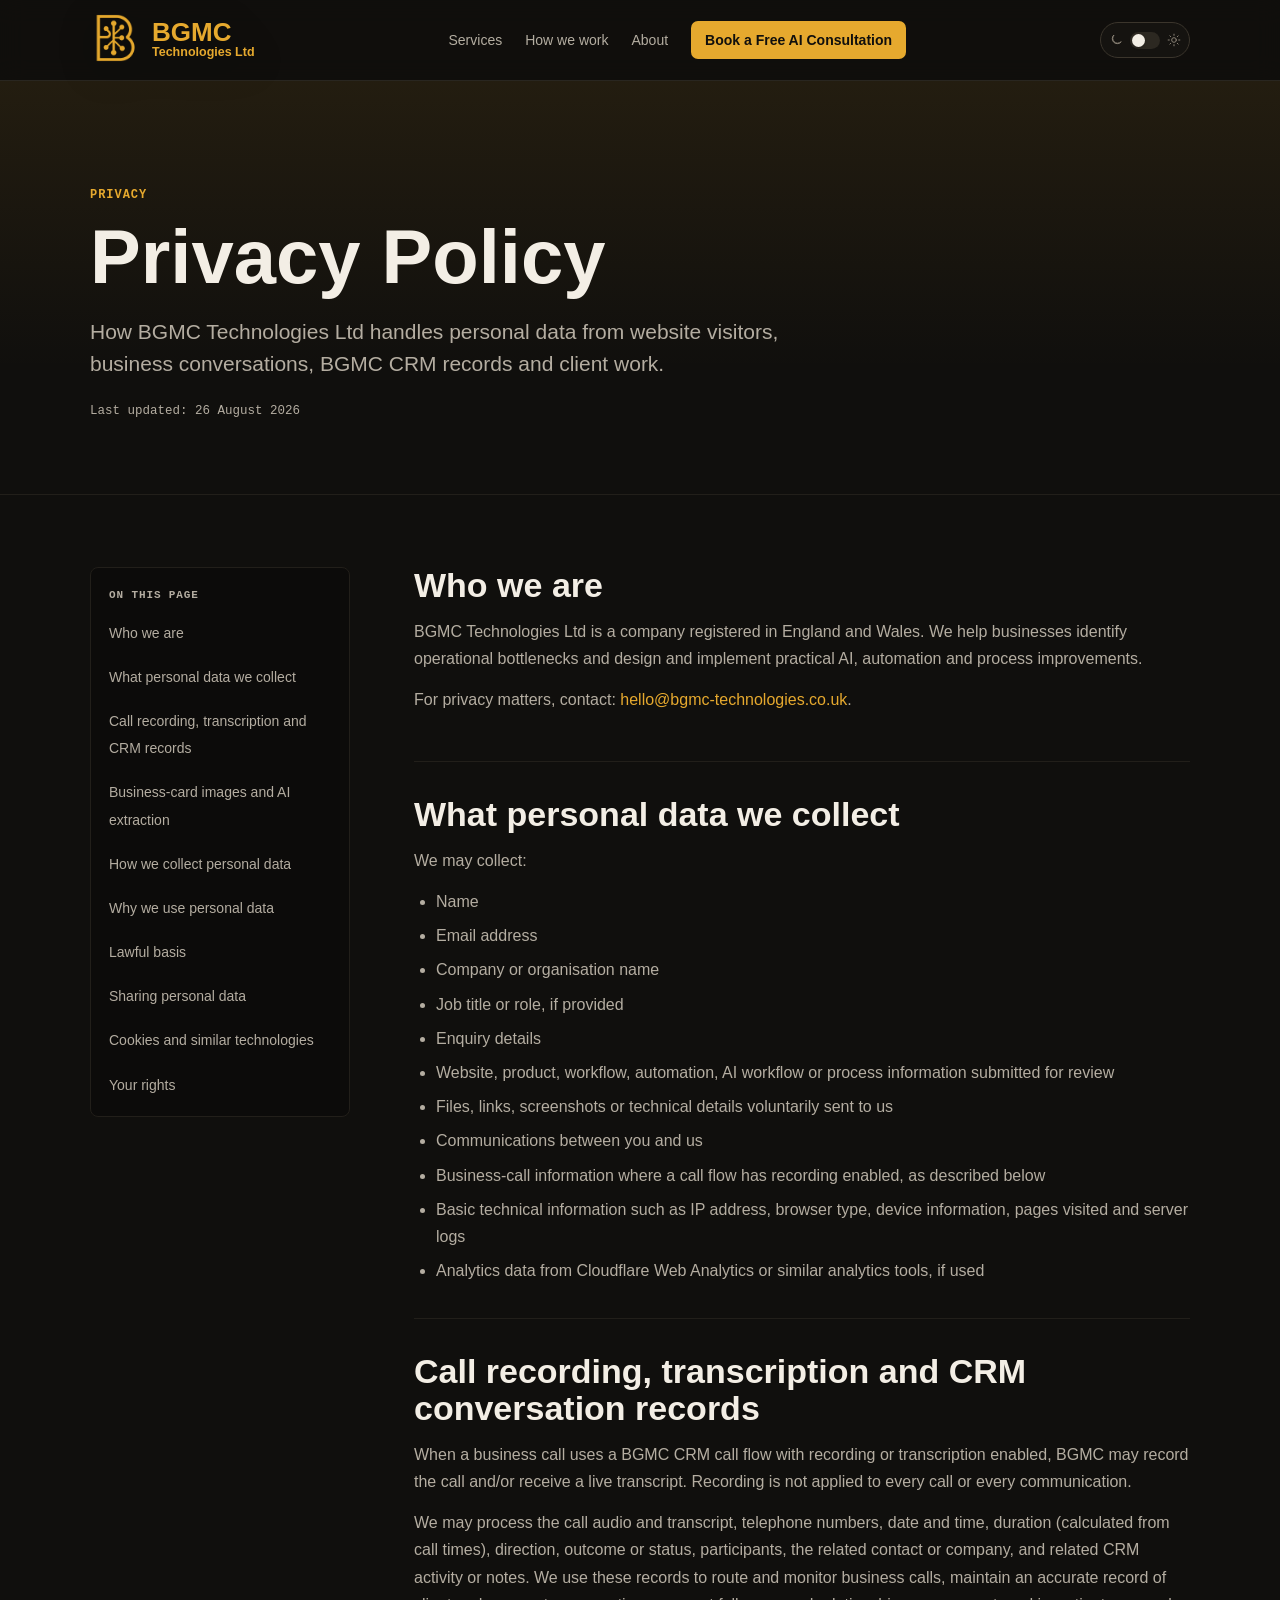
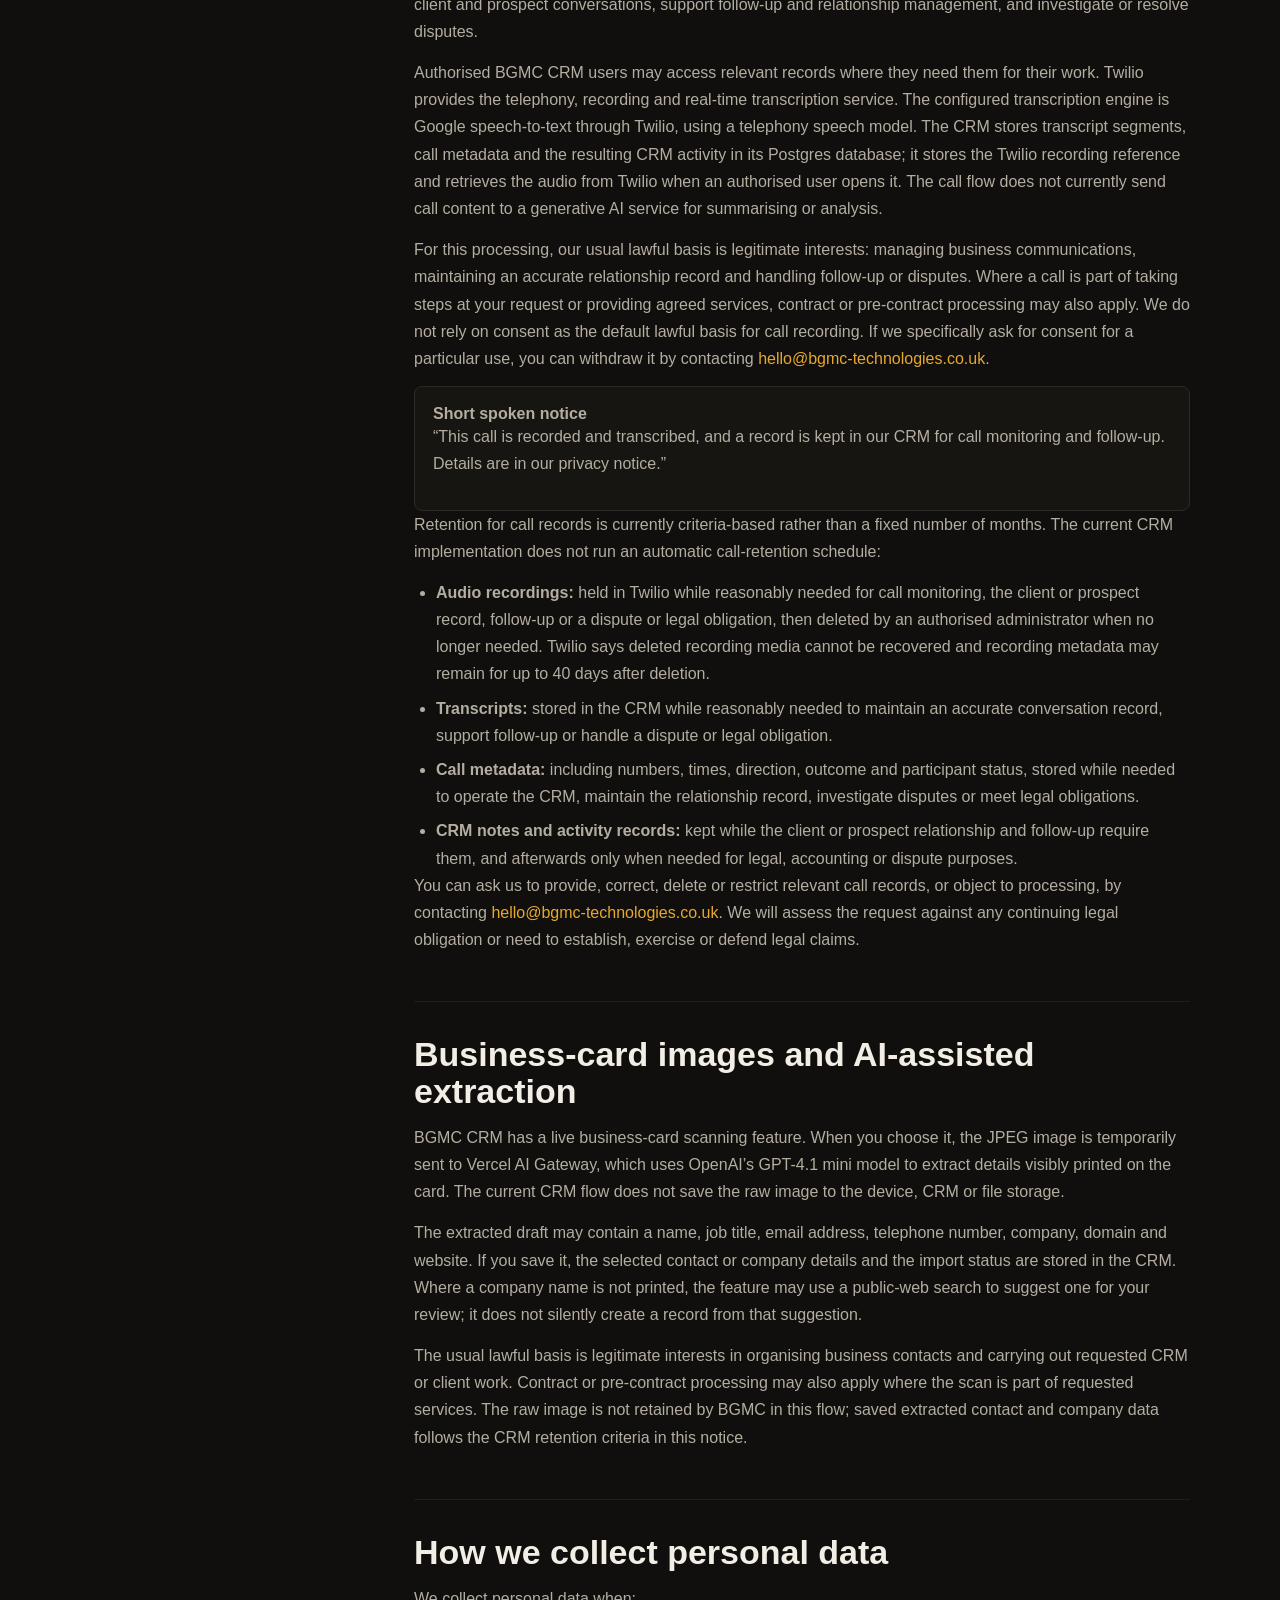
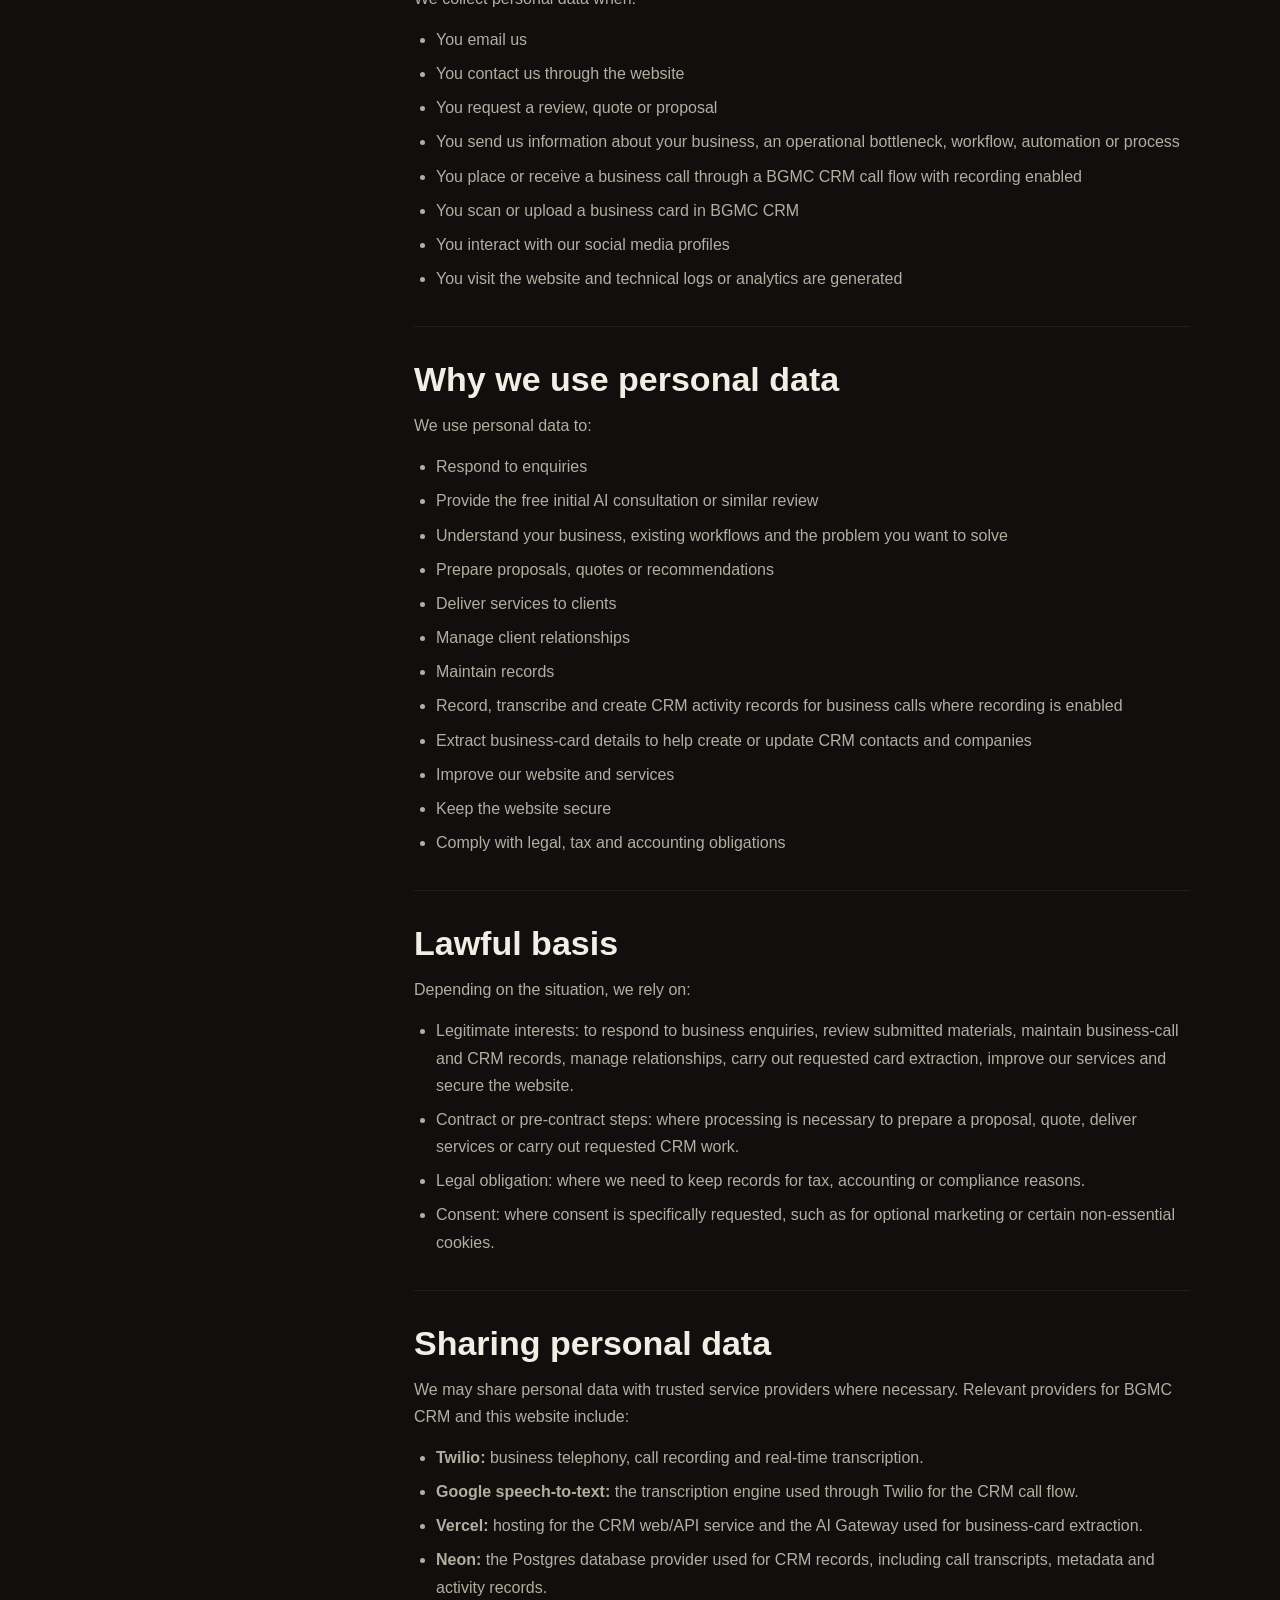
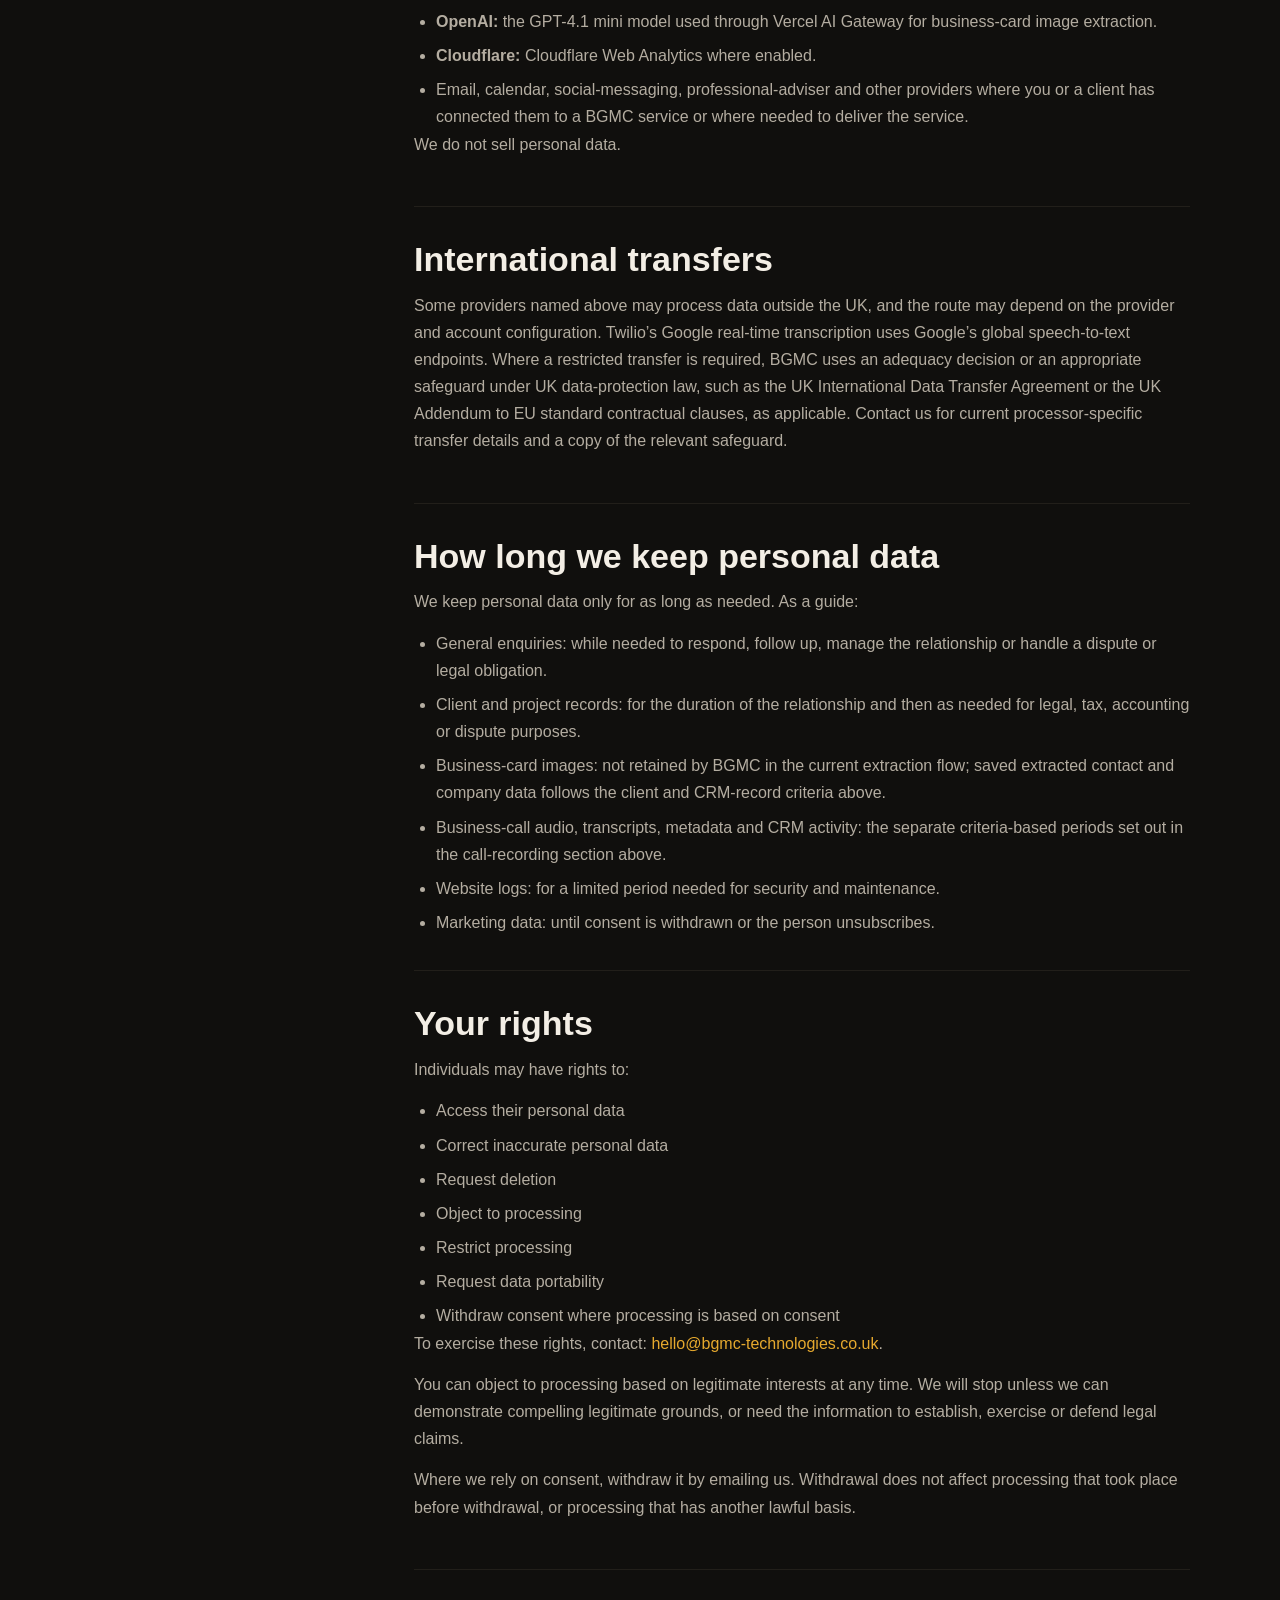
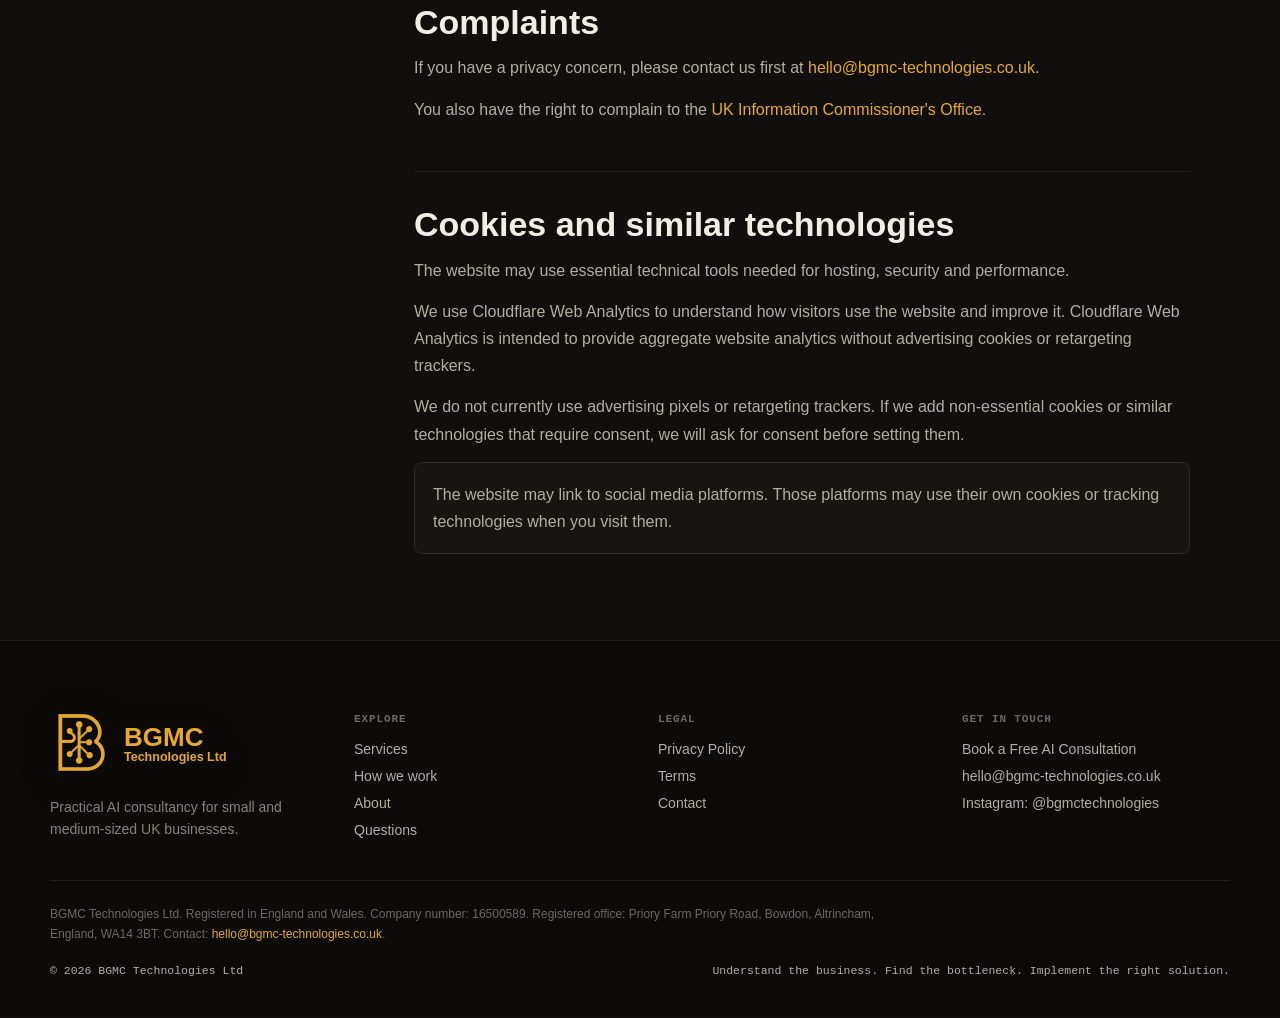
<file: privacy-policy/index.html>
<!DOCTYPE html>
<html lang="en-GB">
<head>
  <meta charset="utf-8">
  <meta name="viewport" content="width=device-width, initial-scale=1">
  <title>Privacy Policy | BGMC Technologies Ltd</title>
  <meta name="description" content="Privacy Policy for BGMC Technologies Ltd, covering website visitors, client communications, BGMC CRM call records, business-card extraction and service delivery data.">
  <meta name="robots" content="index, follow, max-snippet:-1, max-image-preview:large, max-video-preview:-1">
  <link rel="canonical" href="https://bgmc-technologies.co.uk/privacy-policy">
  <link rel="icon" href="../assets/brand/favicon.ico?v=20260622" type="image/x-icon" sizes="any">
  <link rel="shortcut icon" href="../assets/brand/favicon.ico?v=20260622" type="image/x-icon">
  <link rel="apple-touch-icon" href="../assets/brand/favicon.png">
  <meta name="theme-color" content="#100f0d">
  <script src="../assets/theme-init.js?v=20260825-4"></script>
  <meta name="author" content="BGMC Technologies Ltd">
  <meta property="og:type" content="website">
  <meta property="og:locale" content="en_GB">
  <meta property="og:site_name" content="BGMC Technologies Ltd">
  <meta property="og:url" content="https://bgmc-technologies.co.uk/privacy-policy">
  <meta property="og:title" content="Privacy Policy | BGMC Technologies Ltd">
  <meta property="og:description" content="How BGMC Technologies Ltd handles website, client, BGMC CRM call and business-card data.">
  <meta property="og:image" content="https://bgmc-technologies.co.uk/assets/brand/social-preview.png">
  <meta property="og:image:secure_url" content="https://bgmc-technologies.co.uk/assets/brand/social-preview.png">
  <meta property="og:image:type" content="image/png">
  <meta property="og:image:width" content="1200">
  <meta property="og:image:height" content="630">
  <meta property="og:image:alt" content="BGMC Technologies, practical AI consultancy for UK businesses">
  <meta name="twitter:card" content="summary_large_image">
  <meta name="twitter:title" content="Privacy Policy | BGMC Technologies Ltd">
  <meta name="twitter:description" content="How BGMC Technologies Ltd handles website, client, BGMC CRM call and business-card data.">
  <meta name="twitter:image" content="https://bgmc-technologies.co.uk/assets/brand/social-preview.png">
  <meta name="twitter:image:alt" content="BGMC Technologies, practical AI consultancy for UK businesses">
  <style>
    :root {
      color-scheme: dark;
      --bg: #100f0d;
      --panel: #171511;
      --panel-2: #0c0b0a;
      --border: #2e2a24;
      --border-soft: #221f1a;
      --text: #f3eee5;
      --muted: #b4ada1;
      --soft: #8a8276;
      --dim: #6f685e;
      --gold: #e6a92e;
      --green: #5fae7e;
    }

    * { box-sizing: border-box; }
    html { scroll-behavior: smooth; }
    body {
      margin: 0;
      background: var(--bg);
      color: var(--text);
      font-family: -apple-system, BlinkMacSystemFont, "Segoe UI", sans-serif;
      -webkit-font-smoothing: antialiased;
    }
    a { color: inherit; }
    .skip-link {
      position: absolute;
      left: 16px;
      top: -48px;
      z-index: 100;
      padding: 10px 12px;
      background: var(--gold);
      color: var(--bg);
      text-decoration: none;
      font-weight: 700;
      border-radius: 6px;
    }
    .skip-link:focus { top: 16px; }
    .site-header {
      position: sticky;
      top: 0;
      z-index: 50;
      background: rgba(16, 15, 13, 0.88);
      backdrop-filter: blur(12px);
      border-bottom: 1px solid var(--border-soft);
    }
    .header-inner {
      max-width: 1180px;
      margin: 0 auto;
      padding: 14px clamp(20px, 5vw, 40px);
      display: flex;
      align-items: center;
      justify-content: space-between;
      gap: 20px;
    }
    .brand {
      display: inline-flex;
      align-items: center;
      gap: 10px;
      color: var(--gold);
      text-decoration: none;
      white-space: nowrap;
      filter: drop-shadow(0 8px 18px rgba(0,0,0,.36));
    }
    .brand img {
      width: 52px;
      height: 52px;
      object-fit: contain;
      flex: 0 0 auto;
    }
    .brand-copy {
      display: flex;
      flex-direction: column;
      justify-content: center;
      gap: 1px;
      line-height: 1;
    }
    .brand-name {
      font-size: 26px;
      font-weight: 800;
      line-height: .9;
    }
    .brand-sub {
      font-size: 12.5px;
      font-weight: 650;
      line-height: 1.05;
    }
    .nav-links {
      display: flex;
      align-items: center;
      justify-content: flex-end;
      gap: clamp(12px, 1.8vw, 24px);
      flex-wrap: wrap;
    }
    .nav-links a,
    .footer-links a,
    .toc a {
      color: var(--muted);
      text-decoration: none;
      font-size: 14px;
    }
    .nav-links a:hover,
    .footer-links a:hover,
    .toc a:hover { color: var(--text); }
    .nav-links .nav-cta {
      padding: 11px 14px;
      border-radius: 7px;
      background: var(--gold);
      color: var(--bg);
      font-weight: 800;
    }
    .footer-tagline {
      max-width: 280px;
      margin: 16px 0 0;
      color: var(--soft);
      font-size: 14px;
      line-height: 1.55;
    }
    .legal-hero {
      border-bottom: 1px solid var(--border-soft);
      background:
        linear-gradient(180deg, rgba(230,169,46,.08), rgba(16,15,13,0) 70%),
        var(--bg);
    }
    .legal-hero-inner {
      max-width: 1180px;
      margin: 0 auto;
      padding: clamp(56px, 9vw, 104px) clamp(20px, 5vw, 40px) clamp(36px, 6vw, 72px);
    }
    .eyebrow {
      margin: 0 0 16px;
      color: var(--gold);
      font-family: ui-monospace, SFMono-Regular, Menlo, Consolas, monospace;
      font-size: 12px;
      font-weight: 700;
      letter-spacing: .08em;
      text-transform: uppercase;
    }
    h1 {
      margin: 0;
      max-width: 820px;
      font-size: clamp(40px, 7vw, 76px);
      line-height: .95;
      letter-spacing: 0;
    }
    .intro {
      max-width: 720px;
      margin: 22px 0 0;
      color: var(--muted);
      font-size: clamp(17px, 2.2vw, 21px);
      line-height: 1.55;
    }
    .updated {
      margin: 20px 0 0;
      color: var(--dim);
      font-family: ui-monospace, SFMono-Regular, Menlo, Consolas, monospace;
      font-size: 12.5px;
    }
    .page {
      max-width: 1180px;
      margin: 0 auto;
      padding: clamp(42px, 6vw, 72px) clamp(20px, 5vw, 40px);
      display: grid;
      grid-template-columns: minmax(0, 260px) minmax(0, 780px);
      gap: clamp(28px, 5vw, 72px);
      align-items: start;
    }
    .toc {
      position: sticky;
      top: 96px;
      padding: 18px;
      background: var(--panel-2);
      border: 1px solid var(--border-soft);
      border-radius: 8px;
    }
    .toc-title {
      margin: 0 0 14px;
      color: var(--dim);
      font-family: ui-monospace, SFMono-Regular, Menlo, Consolas, monospace;
      font-size: 11px;
      font-weight: 700;
      letter-spacing: .08em;
      text-transform: uppercase;
    }
    .toc ul {
      list-style: none;
      margin: 0;
      padding: 0;
      display: grid;
      gap: 10px;
    }
    article {
      min-width: 0;
    }
    section {
      padding: 0 0 34px;
      margin: 0 0 34px;
      border-bottom: 1px solid var(--border-soft);
    }
    section:last-child {
      border-bottom: 0;
      margin-bottom: 0;
      padding-bottom: 0;
    }
    h2 {
      margin: 0 0 14px;
      font-size: clamp(24px, 3vw, 34px);
      line-height: 1.08;
      letter-spacing: 0;
    }
    p {
      margin: 0 0 14px;
      color: var(--muted);
      font-size: 16px;
      line-height: 1.7;
    }
    ul {
      margin: 14px 0 0;
      padding-left: 22px;
      color: var(--muted);
      font-size: 16px;
      line-height: 1.7;
    }
    li + li { margin-top: 7px; }
    .contact-link,
    article a {
      color: var(--gold);
      text-decoration: none;
    }
    .contact-link:hover,
    article a:hover { text-decoration: underline; }
    .note {
      padding: 18px;
      background: var(--panel);
      border: 1px solid var(--border);
      border-radius: 8px;
      color: var(--muted);
    }
    .site-footer {
      background: var(--panel-2);
      border-top: 1px solid var(--border-soft);
      padding: clamp(48px, 6vw, 72px) clamp(20px, 5vw, 40px) 40px;
    }
    .footer-inner {
      max-width: 1180px;
      margin: 0 auto;
    }
    .footer-grid {
      display: grid;
      grid-template-columns: repeat(auto-fit, minmax(220px, 1fr));
      gap: 36px;
      padding-bottom: 40px;
      border-bottom: 1px solid #1c1915;
    }
    .footer-brand img {
      width: 64px;
      height: 64px;
      object-fit: contain;
    }
    .footer-heading {
      margin-bottom: 16px;
      color: var(--dim);
      font-family: ui-monospace, SFMono-Regular, Menlo, Consolas, monospace;
      font-size: 11px;
      font-weight: 700;
      letter-spacing: .08em;
      text-transform: uppercase;
    }
    .footer-links {
      display: flex;
      flex-direction: column;
      gap: 11px;
    }
    .company-small {
      margin: 24px 0 0;
      max-width: 860px;
      color: var(--dim);
      font-size: 12px;
      line-height: 1.6;
    }
    .footer-bottom {
      display: flex;
      flex-wrap: wrap;
      gap: 12px;
      justify-content: space-between;
      padding-top: 20px;
      color: #5a5248;
      font-family: ui-monospace, SFMono-Regular, Menlo, Consolas, monospace;
      font-size: 11.5px;
    }

    @media (max-width: 760px) {
      .header-inner {
        align-items: flex-start;
        flex-direction: column;
      }
      .nav-links {
        justify-content: flex-start;
      }
      .page {
        grid-template-columns: 1fr;
      }
      .toc {
        position: static;
      }
      .brand img {
        width: 48px;
        height: 48px;
      }
      .brand-name { font-size: 24px; }
      .brand-sub { font-size: 11.5px; }
    }
  </style>
  <link rel="stylesheet" href="../assets/theme.css?v=20260825-4">
  <style>
    .updated,
    .toc-title,
    .footer-bottom {
      color: var(--muted) !important;
    }
  </style>
  <script type="application/ld+json">
  {
    "@context": "https://schema.org",
    "@type": "WebPage",
    "name": "Privacy Policy",
    "url": "https://bgmc-technologies.co.uk/privacy-policy",
    "publisher": {
      "@type": "Organization",
      "name": "BGMC Technologies Ltd",
      "url": "https://bgmc-technologies.co.uk/"
    },
    "dateModified": "2026-08-26",
    "inLanguage": "en-GB"
  }
  </script>
</head>
<body>
  <a class="skip-link" href="#main">Skip to main content</a>
  <header class="site-header">
    <div class="header-inner">
      <a class="brand" href="../index.html" aria-label="BGMC Technologies Ltd home">
        <img src="../assets/brand/logo.png" alt="">
        <span class="brand-copy" aria-hidden="true">
          <span class="brand-name">BGMC</span>
          <span class="brand-sub">Technologies Ltd</span>
        </span>
      </a>
      <nav class="nav-links" aria-label="Primary navigation">
        <a href="../services/index.html">Services</a>
        <a href="../index.html#how-we-work">How we work</a>
        <a href="../about/index.html">About</a>
        <a class="nav-cta" href="https://calendar.google.com/calendar/appointments/schedules/AcZssZ06oSuceWF8xnICMZ1sJU9VgfNt5tZp4dZlgmddoUFGLeEx4iO7iPsVqTscvzn3fHmMEgHqyZLf?gv=true" target="_blank" rel="noopener noreferrer">Book a Free AI Consultation</a>
      </nav>
      <div class="header-controls">
        <button class="theme-toggle" type="button" data-theme-toggle aria-pressed="false" aria-label="Switch to light mode">
          <span class="theme-toggle-symbol" aria-hidden="true"><svg class="theme-toggle-icon" viewBox="0 0 24 24" focusable="false"><path d="M20.5 15.5A8.5 8.5 0 0 1 8.5 3.5 8.5 8.5 0 1 0 20.5 15.5Z"></path></svg></span>
          <span class="theme-toggle-track" aria-hidden="true"><span class="theme-toggle-thumb"></span></span>
          <span class="theme-toggle-symbol" aria-hidden="true"><svg class="theme-toggle-icon" viewBox="0 0 24 24" focusable="false"><circle cx="12" cy="12" r="4"></circle><path d="M12 2v2M12 20v2M4.93 4.93l1.41 1.41M17.66 17.66l1.41 1.41M2 12h2M20 12h2M4.93 19.07l1.41-1.41M17.66 6.34l1.41-1.41"></path></svg></span>
          <span class="sr-only" data-theme-label>Dark mode active. Switch to light mode.</span>
        </button>
      </div>
    </div>
  </header>

  <main id="main">
    <div class="legal-hero">
      <div class="legal-hero-inner">
        <p class="eyebrow">Privacy</p>
        <h1>Privacy Policy</h1>
        <p class="intro">How BGMC Technologies Ltd handles personal data from website visitors, business conversations, BGMC CRM records and client work.</p>
        <p class="updated">Last updated: <time datetime="2026-08-26">26 August 2026</time></p>
      </div>
    </div>

    <div class="page">
      <aside class="toc" aria-label="Page sections">
        <p class="toc-title">On this page</p>
        <ul>
          <li><a href="#who-we-are">Who we are</a></li>
          <li><a href="#data-we-collect">What personal data we collect</a></li>
          <li><a href="#call-recording">Call recording, transcription and CRM records</a></li>
          <li><a href="#business-card-data">Business-card images and AI extraction</a></li>
          <li><a href="#how-we-collect">How we collect personal data</a></li>
          <li><a href="#why-we-use">Why we use personal data</a></li>
          <li><a href="#lawful-basis">Lawful basis</a></li>
          <li><a href="#sharing">Sharing personal data</a></li>
          <li><a href="#cookies">Cookies and similar technologies</a></li>
          <li><a href="#rights">Your rights</a></li>
        </ul>
      </aside>

      <article>
        <section id="who-we-are">
          <h2>Who we are</h2>
          <p>BGMC Technologies Ltd is a company registered in England and Wales. We help businesses identify operational bottlenecks and design and implement practical AI, automation and process improvements.</p>
          <p>For privacy matters, contact: <a class="contact-link" href="mailto:hello@bgmc-technologies.co.uk">hello@bgmc-technologies.co.uk</a>.</p>
        </section>

        <section id="data-we-collect">
          <h2>What personal data we collect</h2>
          <p>We may collect:</p>
          <ul>
            <li>Name</li>
            <li>Email address</li>
            <li>Company or organisation name</li>
            <li>Job title or role, if provided</li>
            <li>Enquiry details</li>
            <li>Website, product, workflow, automation, AI workflow or process information submitted for review</li>
            <li>Files, links, screenshots or technical details voluntarily sent to us</li>
            <li>Communications between you and us</li>
            <li>Business-call information where a call flow has recording enabled, as described below</li>
            <li>Basic technical information such as IP address, browser type, device information, pages visited and server logs</li>
            <li>Analytics data from Cloudflare Web Analytics or similar analytics tools, if used</li>
          </ul>
        </section>

        <section id="call-recording">
          <h2>Call recording, transcription and CRM conversation records</h2>
          <p>When a business call uses a BGMC CRM call flow with recording or transcription enabled, BGMC may record the call and/or receive a live transcript. Recording is not applied to every call or every communication.</p>
          <p>We may process the call audio and transcript, telephone numbers, date and time, duration (calculated from call times), direction, outcome or status, participants, the related contact or company, and related CRM activity or notes. We use these records to route and monitor business calls, maintain an accurate record of client and prospect conversations, support follow-up and relationship management, and investigate or resolve disputes.</p>
          <p>Authorised BGMC CRM users may access relevant records where they need them for their work. Twilio provides the telephony, recording and real-time transcription service. The configured transcription engine is Google speech-to-text through Twilio, using a telephony speech model. The CRM stores transcript segments, call metadata and the resulting CRM activity in its Postgres database; it stores the Twilio recording reference and retrieves the audio from Twilio when an authorised user opens it. The call flow does not currently send call content to a generative AI service for summarising or analysis.</p>
          <p>For this processing, our usual lawful basis is legitimate interests: managing business communications, maintaining an accurate relationship record and handling follow-up or disputes. Where a call is part of taking steps at your request or providing agreed services, contract or pre-contract processing may also apply. We do not rely on consent as the default lawful basis for call recording. If we specifically ask for consent for a particular use, you can withdraw it by contacting <a class="contact-link" href="mailto:hello@bgmc-technologies.co.uk">hello@bgmc-technologies.co.uk</a>.</p>
          <div class="note">
            <strong>Short spoken notice</strong>
            <p>“This call is recorded and transcribed, and a record is kept in our CRM for call monitoring and follow-up. Details are in our privacy notice.”</p>
          </div>
          <p>Retention for call records is currently criteria-based rather than a fixed number of months. The current CRM implementation does not run an automatic call-retention schedule:</p>
          <ul>
            <li><strong>Audio recordings:</strong> held in Twilio while reasonably needed for call monitoring, the client or prospect record, follow-up or a dispute or legal obligation, then deleted by an authorised administrator when no longer needed. Twilio says deleted recording media cannot be recovered and recording metadata may remain for up to 40 days after deletion.</li>
            <li><strong>Transcripts:</strong> stored in the CRM while reasonably needed to maintain an accurate conversation record, support follow-up or handle a dispute or legal obligation.</li>
            <li><strong>Call metadata:</strong> including numbers, times, direction, outcome and participant status, stored while needed to operate the CRM, maintain the relationship record, investigate disputes or meet legal obligations.</li>
            <li><strong>CRM notes and activity records:</strong> kept while the client or prospect relationship and follow-up require them, and afterwards only when needed for legal, accounting or dispute purposes.</li>
          </ul>
          <p>You can ask us to provide, correct, delete or restrict relevant call records, or object to processing, by contacting <a class="contact-link" href="mailto:hello@bgmc-technologies.co.uk">hello@bgmc-technologies.co.uk</a>. We will assess the request against any continuing legal obligation or need to establish, exercise or defend legal claims.</p>
        </section>

        <section id="business-card-data">
          <h2>Business-card images and AI-assisted extraction</h2>
          <p>BGMC CRM has a live business-card scanning feature. When you choose it, the JPEG image is temporarily sent to Vercel AI Gateway, which uses OpenAI’s GPT-4.1 mini model to extract details visibly printed on the card. The current CRM flow does not save the raw image to the device, CRM or file storage.</p>
          <p>The extracted draft may contain a name, job title, email address, telephone number, company, domain and website. If you save it, the selected contact or company details and the import status are stored in the CRM. Where a company name is not printed, the feature may use a public-web search to suggest one for your review; it does not silently create a record from that suggestion.</p>
          <p>The usual lawful basis is legitimate interests in organising business contacts and carrying out requested CRM or client work. Contract or pre-contract processing may also apply where the scan is part of requested services. The raw image is not retained by BGMC in this flow; saved extracted contact and company data follows the CRM retention criteria in this notice.</p>
        </section>

        <section id="how-we-collect">
          <h2>How we collect personal data</h2>
          <p>We collect personal data when:</p>
          <ul>
            <li>You email us</li>
            <li>You contact us through the website</li>
            <li>You request a review, quote or proposal</li>
            <li>You send us information about your business, an operational bottleneck, workflow, automation or process</li>
            <li>You place or receive a business call through a BGMC CRM call flow with recording enabled</li>
            <li>You scan or upload a business card in BGMC CRM</li>
            <li>You interact with our social media profiles</li>
            <li>You visit the website and technical logs or analytics are generated</li>
          </ul>
        </section>

        <section id="why-we-use">
          <h2>Why we use personal data</h2>
          <p>We use personal data to:</p>
          <ul>
            <li>Respond to enquiries</li>
            <li>Provide the free initial AI consultation or similar review</li>
            <li>Understand your business, existing workflows and the problem you want to solve</li>
            <li>Prepare proposals, quotes or recommendations</li>
            <li>Deliver services to clients</li>
            <li>Manage client relationships</li>
            <li>Maintain records</li>
            <li>Record, transcribe and create CRM activity records for business calls where recording is enabled</li>
            <li>Extract business-card details to help create or update CRM contacts and companies</li>
            <li>Improve our website and services</li>
            <li>Keep the website secure</li>
            <li>Comply with legal, tax and accounting obligations</li>
          </ul>
        </section>

        <section id="lawful-basis">
          <h2>Lawful basis</h2>
          <p>Depending on the situation, we rely on:</p>
          <ul>
            <li>Legitimate interests: to respond to business enquiries, review submitted materials, maintain business-call and CRM records, manage relationships, carry out requested card extraction, improve our services and secure the website.</li>
            <li>Contract or pre-contract steps: where processing is necessary to prepare a proposal, quote, deliver services or carry out requested CRM work.</li>
            <li>Legal obligation: where we need to keep records for tax, accounting or compliance reasons.</li>
            <li>Consent: where consent is specifically requested, such as for optional marketing or certain non-essential cookies.</li>
          </ul>
        </section>

        <section id="sharing">
          <h2>Sharing personal data</h2>
          <p>We may share personal data with trusted service providers where necessary. Relevant providers for BGMC CRM and this website include:</p>
          <ul>
            <li><strong>Twilio:</strong> business telephony, call recording and real-time transcription.</li>
            <li><strong>Google speech-to-text:</strong> the transcription engine used through Twilio for the CRM call flow.</li>
            <li><strong>Vercel:</strong> hosting for the CRM web/API service and the AI Gateway used for business-card extraction.</li>
            <li><strong>Neon:</strong> the Postgres database provider used for CRM records, including call transcripts, metadata and activity records.</li>
            <li><strong>OpenAI:</strong> the GPT-4.1 mini model used through Vercel AI Gateway for business-card image extraction.</li>
            <li><strong>Cloudflare:</strong> Cloudflare Web Analytics where enabled.</li>
            <li>Email, calendar, social-messaging, professional-adviser and other providers where you or a client has connected them to a BGMC service or where needed to deliver the service.</li>
          </ul>
          <p>We do not sell personal data.</p>
        </section>

        <section id="international-transfers">
          <h2>International transfers</h2>
          <p>Some providers named above may process data outside the UK, and the route may depend on the provider and account configuration. Twilio’s Google real-time transcription uses Google’s global speech-to-text endpoints. Where a restricted transfer is required, BGMC uses an adequacy decision or an appropriate safeguard under UK data-protection law, such as the UK International Data Transfer Agreement or the UK Addendum to EU standard contractual clauses, as applicable. Contact us for current processor-specific transfer details and a copy of the relevant safeguard.</p>
        </section>

        <section id="retention">
          <h2>How long we keep personal data</h2>
          <p>We keep personal data only for as long as needed. As a guide:</p>
          <ul>
            <li>General enquiries: while needed to respond, follow up, manage the relationship or handle a dispute or legal obligation.</li>
            <li>Client and project records: for the duration of the relationship and then as needed for legal, tax, accounting or dispute purposes.</li>
            <li>Business-card images: not retained by BGMC in the current extraction flow; saved extracted contact and company data follows the client and CRM-record criteria above.</li>
            <li>Business-call audio, transcripts, metadata and CRM activity: the separate criteria-based periods set out in the call-recording section above.</li>
            <li>Website logs: for a limited period needed for security and maintenance.</li>
            <li>Marketing data: until consent is withdrawn or the person unsubscribes.</li>
          </ul>
        </section>

        <section id="rights">
          <h2>Your rights</h2>
          <p>Individuals may have rights to:</p>
          <ul>
            <li>Access their personal data</li>
            <li>Correct inaccurate personal data</li>
            <li>Request deletion</li>
            <li>Object to processing</li>
            <li>Restrict processing</li>
            <li>Request data portability</li>
            <li>Withdraw consent where processing is based on consent</li>
          </ul>
          <p>To exercise these rights, contact: <a class="contact-link" href="mailto:hello@bgmc-technologies.co.uk">hello@bgmc-technologies.co.uk</a>.</p>
          <p>You can object to processing based on legitimate interests at any time. We will stop unless we can demonstrate compelling legitimate grounds, or need the information to establish, exercise or defend legal claims.</p>
          <p>Where we rely on consent, withdraw it by emailing us. Withdrawal does not affect processing that took place before withdrawal, or processing that has another lawful basis.</p>
        </section>

        <section id="complaints">
          <h2>Complaints</h2>
          <p>If you have a privacy concern, please contact us first at <a class="contact-link" href="mailto:hello@bgmc-technologies.co.uk">hello@bgmc-technologies.co.uk</a>.</p>
          <p>You also have the right to complain to the <a href="https://ico.org.uk/make-a-complaint/">UK Information Commissioner's Office</a>.</p>
        </section>

        <section id="cookies">
          <h2>Cookies and similar technologies</h2>
          <p>The website may use essential technical tools needed for hosting, security and performance.</p>
          <p>We use Cloudflare Web Analytics to understand how visitors use the website and improve it. Cloudflare Web Analytics is intended to provide aggregate website analytics without advertising cookies or retargeting trackers.</p>
          <p>We do not currently use advertising pixels or retargeting trackers. If we add non-essential cookies or similar technologies that require consent, we will ask for consent before setting them.</p>
          <p class="note">The website may link to social media platforms. Those platforms may use their own cookies or tracking technologies when you visit them.</p>
        </section>
      </article>
    </div>
  </main>

  <footer class="site-footer">
    <div class="footer-inner">
      <div class="footer-grid">
        <div>
          <a class="brand footer-brand" href="../index.html" aria-label="BGMC Technologies Ltd home">
            <img src="../assets/brand/logo.png" alt="">
            <span class="brand-copy" aria-hidden="true">
              <span class="brand-name">BGMC</span>
              <span class="brand-sub">Technologies Ltd</span>
            </span>
          </a>
          <p class="footer-tagline">Practical AI consultancy for small and medium-sized UK businesses.</p>
        </div>
        <div>
          <div class="footer-heading">Explore</div>
          <div class="footer-links">
            <a href="../services/index.html">Services</a>
            <a href="../index.html#how-we-work">How we work</a>
            <a href="../about/index.html">About</a>
            <a href="../index.html#questions">Questions</a>
          </div>
        </div>
        <div>
          <div class="footer-heading">Legal</div>
          <div class="footer-links">
            <a href="index.html">Privacy Policy</a>
            <a href="../terms/index.html">Terms</a>
            <a href="mailto:hello@bgmc-technologies.co.uk">Contact</a>
          </div>
        </div>
        <div>
          <div class="footer-heading">Get in touch</div>
          <div class="footer-links">
            <a href="https://calendar.google.com/calendar/appointments/schedules/AcZssZ06oSuceWF8xnICMZ1sJU9VgfNt5tZp4dZlgmddoUFGLeEx4iO7iPsVqTscvzn3fHmMEgHqyZLf?gv=true" target="_blank" rel="noopener noreferrer">Book a Free AI Consultation</a>
            <a href="mailto:hello@bgmc-technologies.co.uk">hello@bgmc-technologies.co.uk</a>
            <a href="https://www.instagram.com/bgmctechnologies/" target="_blank" rel="noopener noreferrer">Instagram: @bgmctechnologies</a>
          </div>
        </div>
      </div>
      <p class="company-small">BGMC Technologies Ltd. Registered in England and Wales. Company number: 16500589. Registered office: Priory Farm Priory Road, Bowdon, Altrincham, England, WA14 3BT. Contact: <a class="contact-link" href="mailto:hello@bgmc-technologies.co.uk">hello@bgmc-technologies.co.uk</a>.</p>
      <div class="footer-bottom">
        <span>&copy; 2026 BGMC Technologies Ltd</span>
        <span>Understand the business. Find the bottleneck. Implement the right solution.</span>
      </div>
    </div>
  </footer>

  <script src="../assets/site.js?v=20260825-4"></script>
  <!-- Cloudflare Web Analytics --><script defer src="https://static.cloudflareinsights.com/beacon.min.js" data-cf-beacon='{"token": "84ab3b4a0a7b44b580cb2680546efcdc"}'></script><!-- End Cloudflare Web Analytics -->
</body>
</html>
</file>
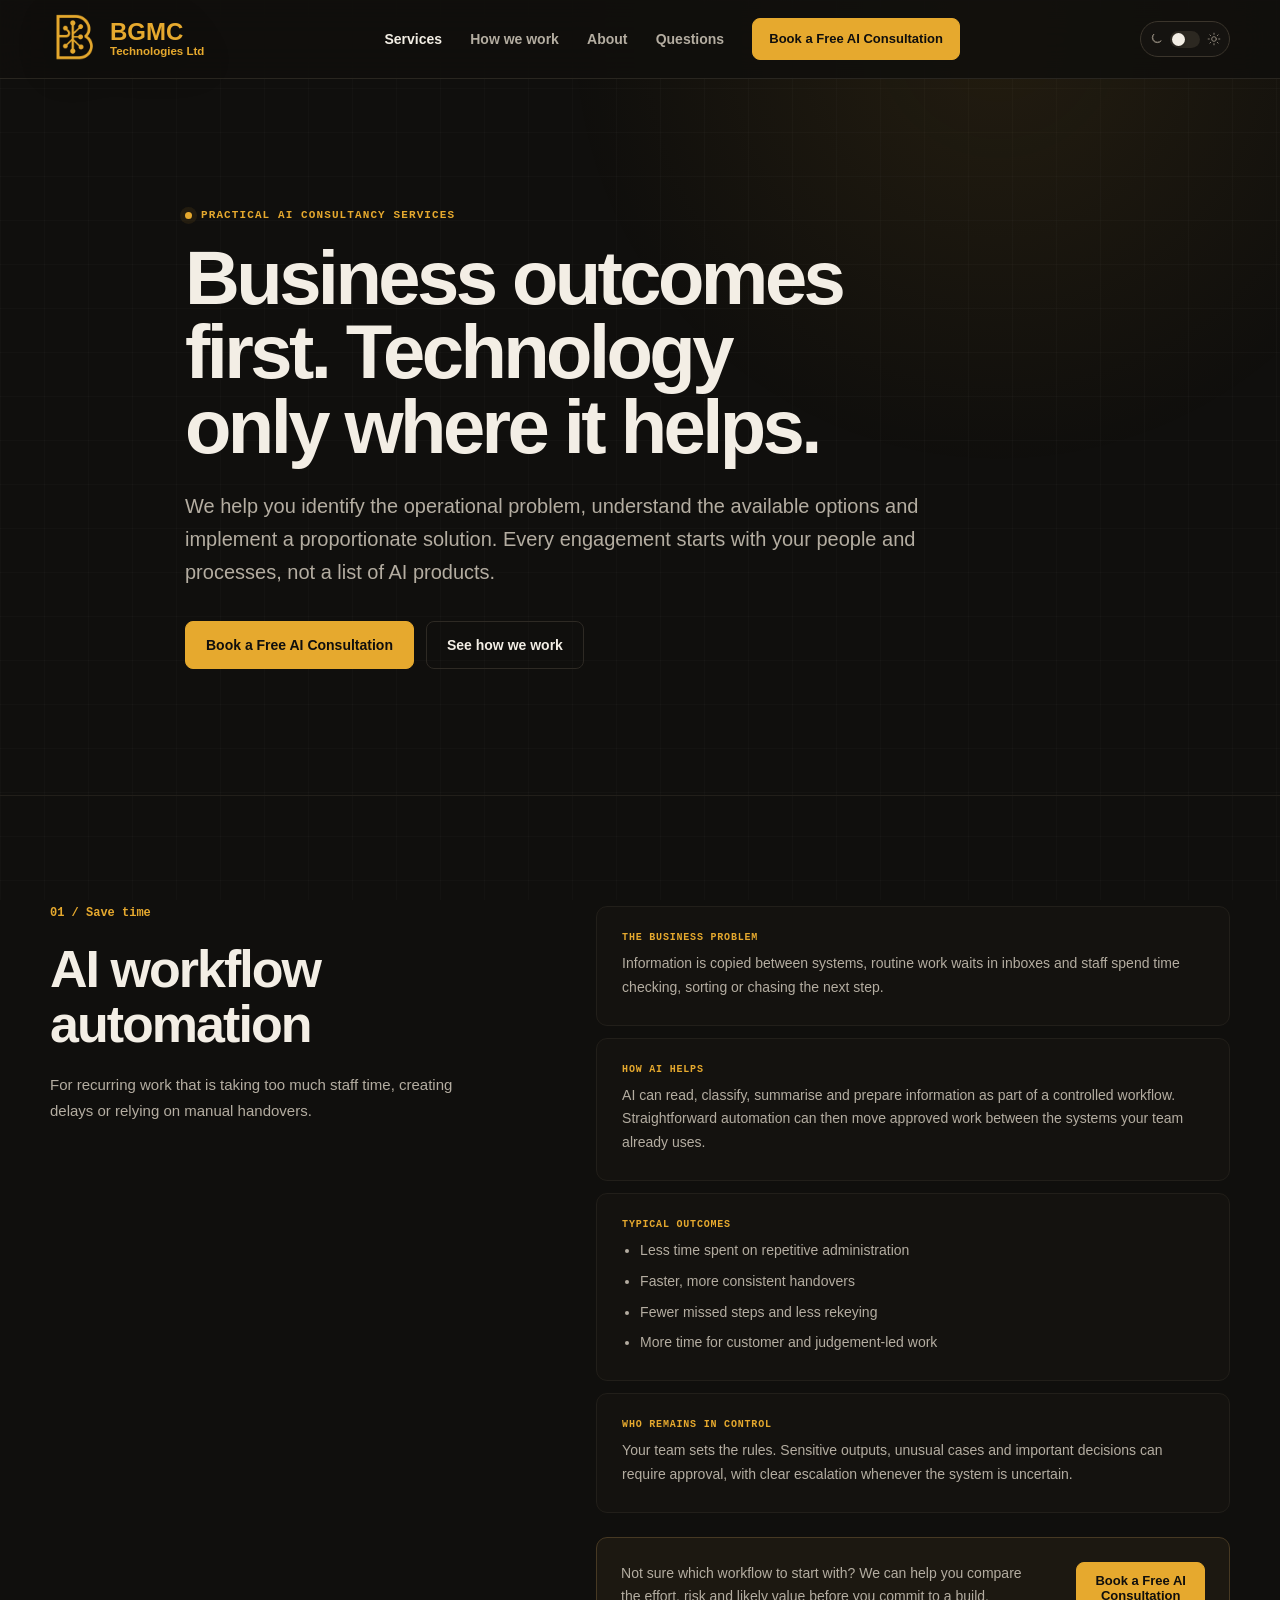
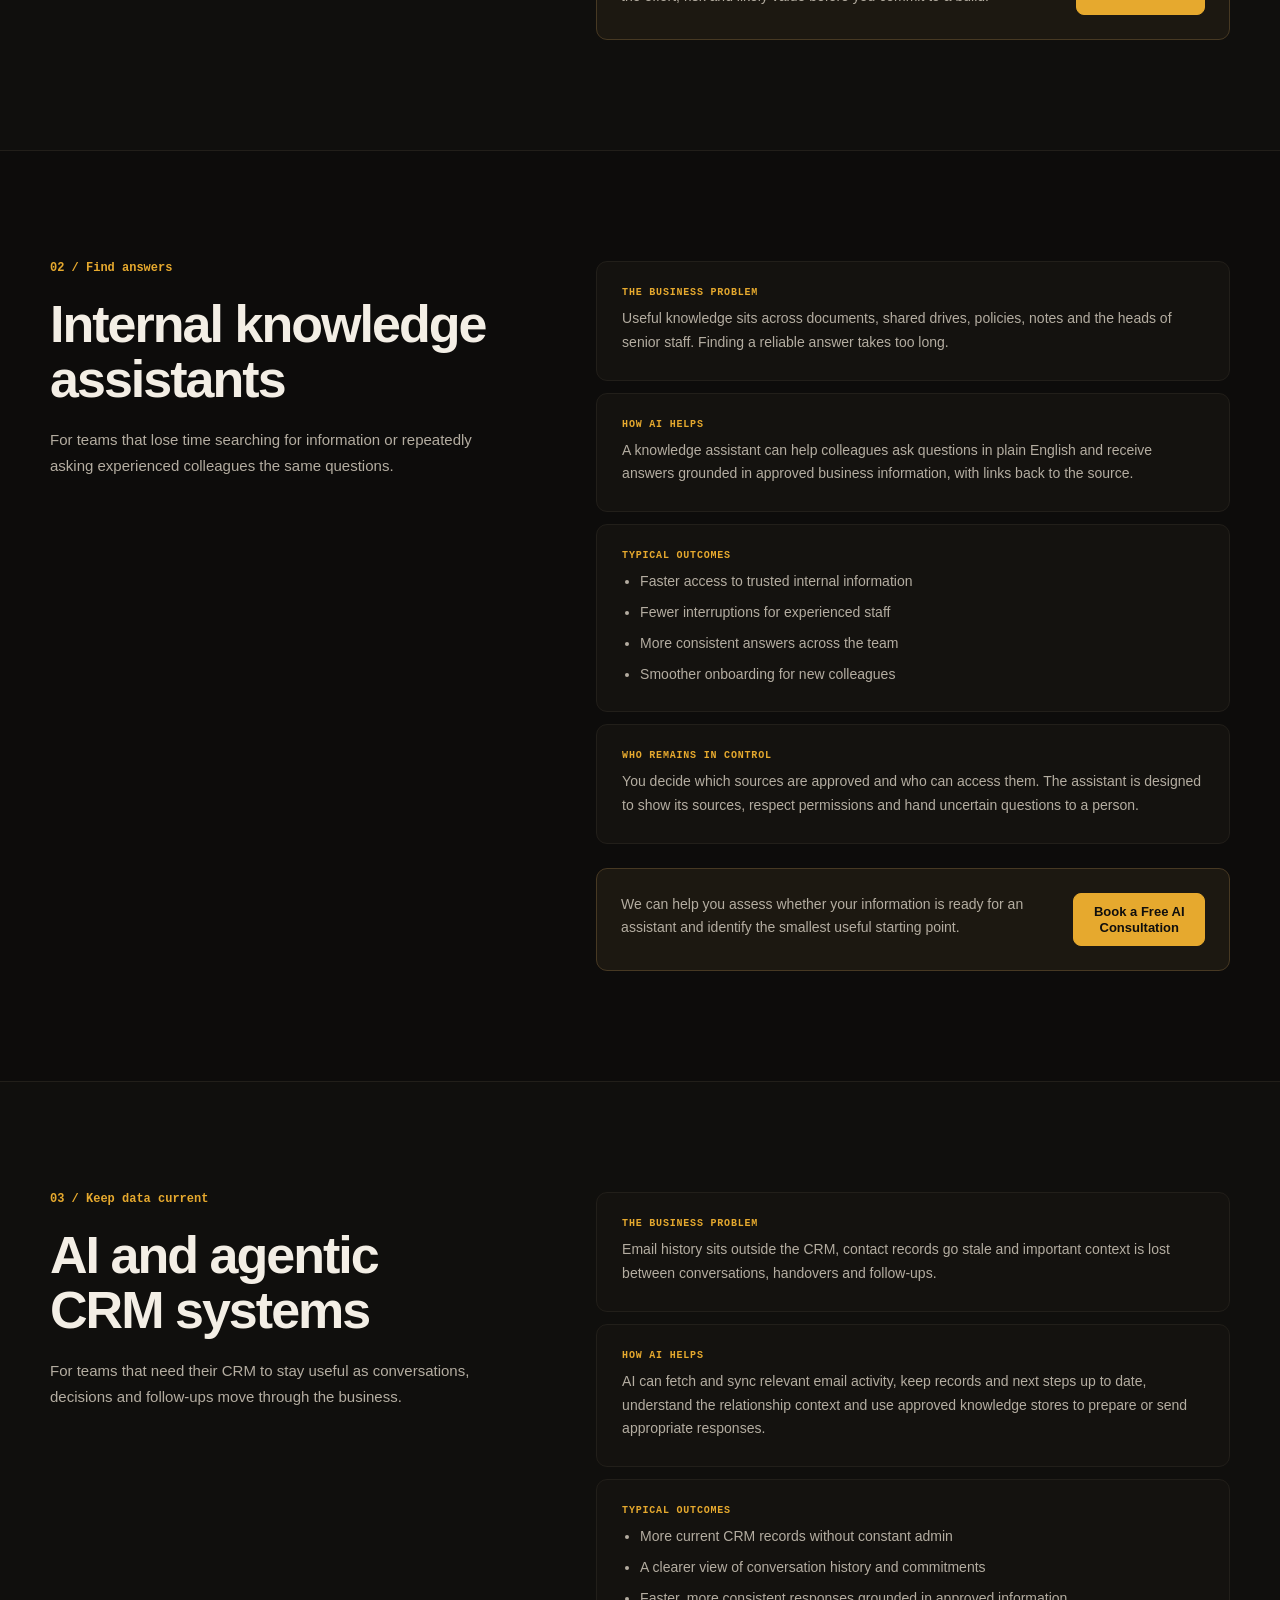
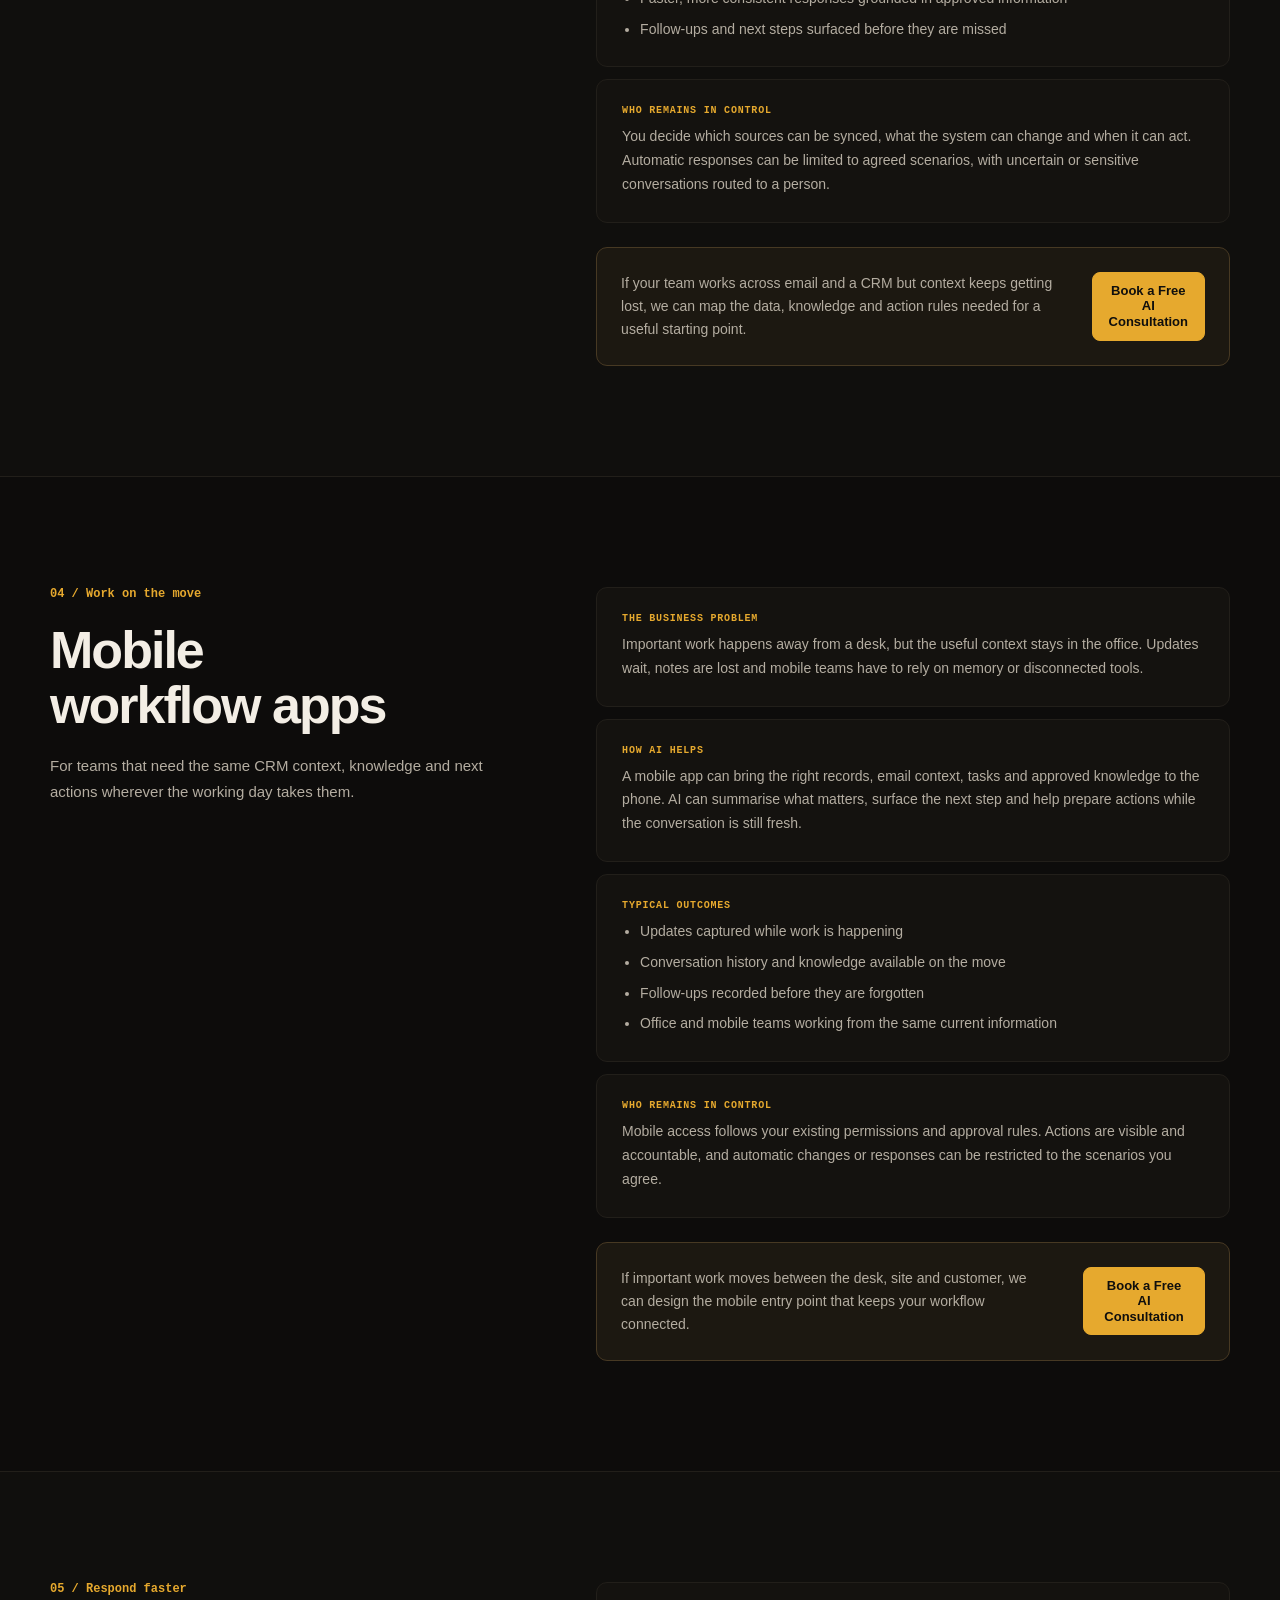
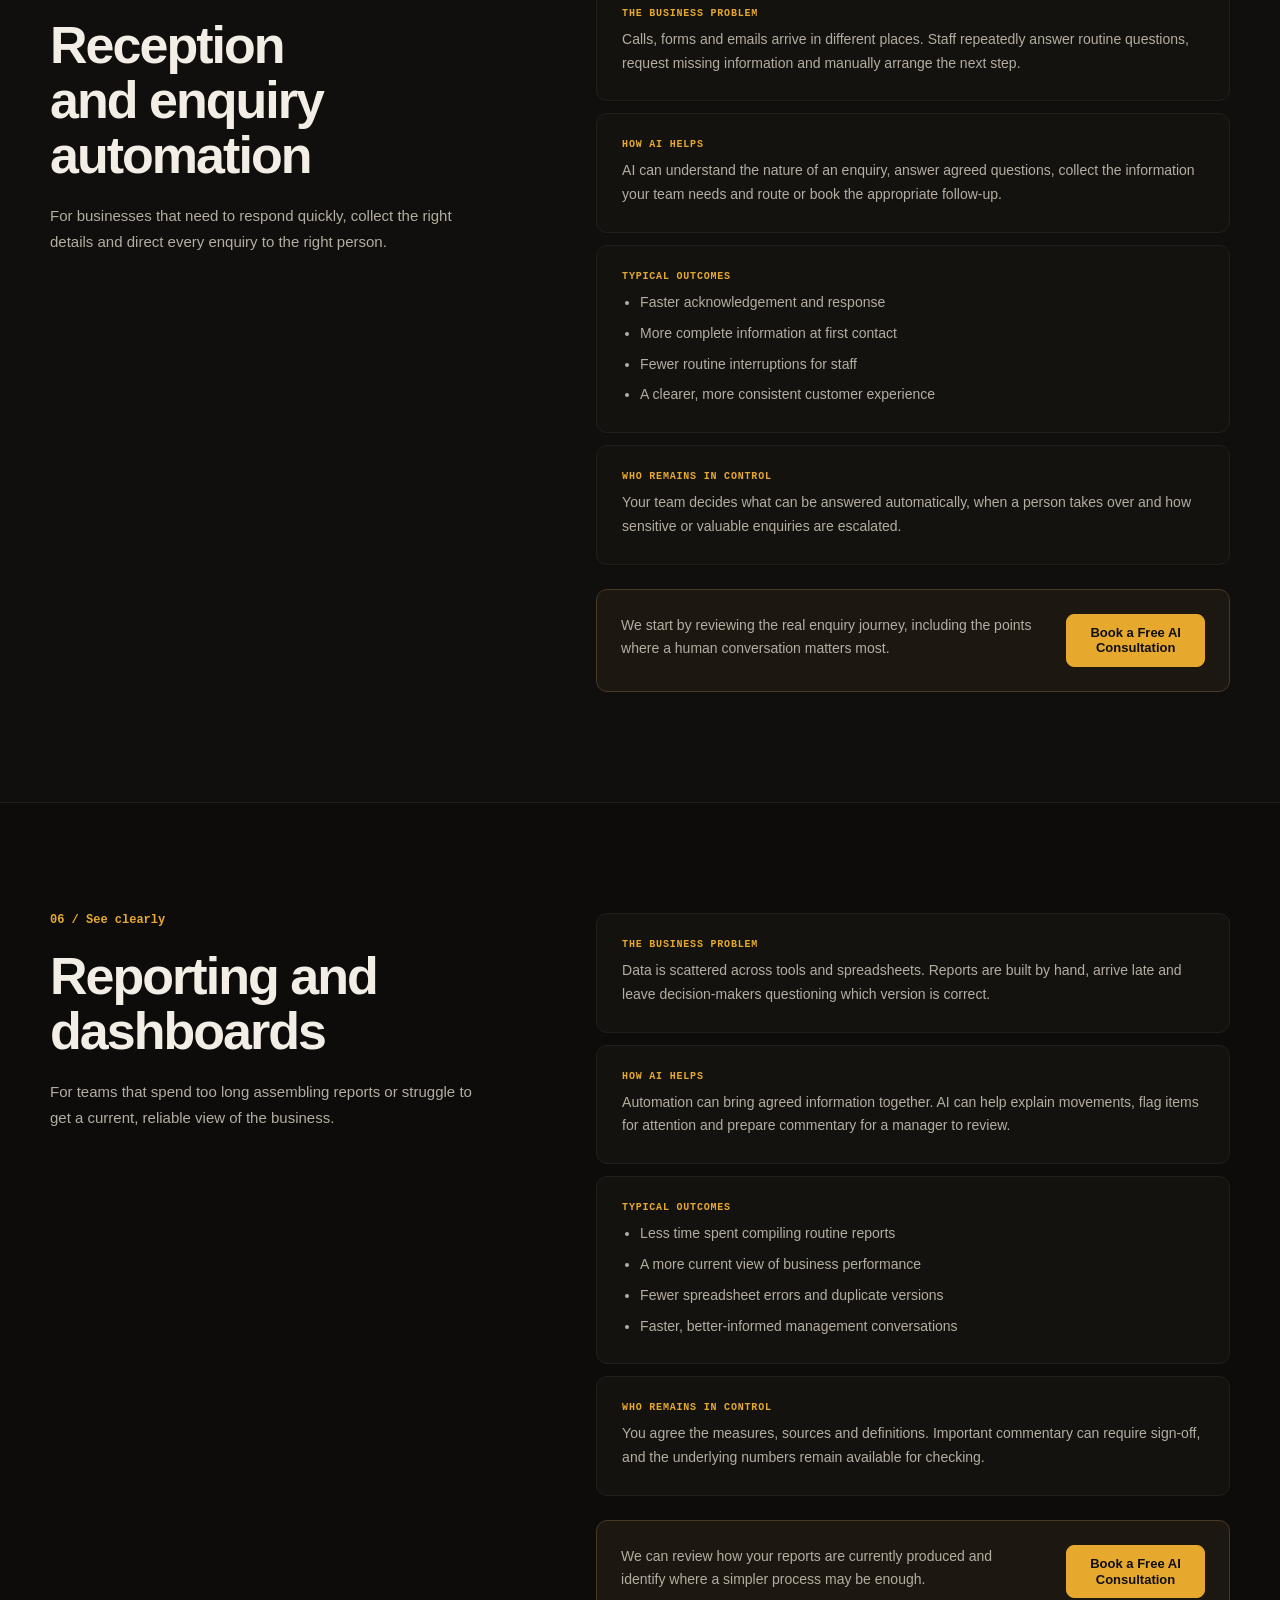
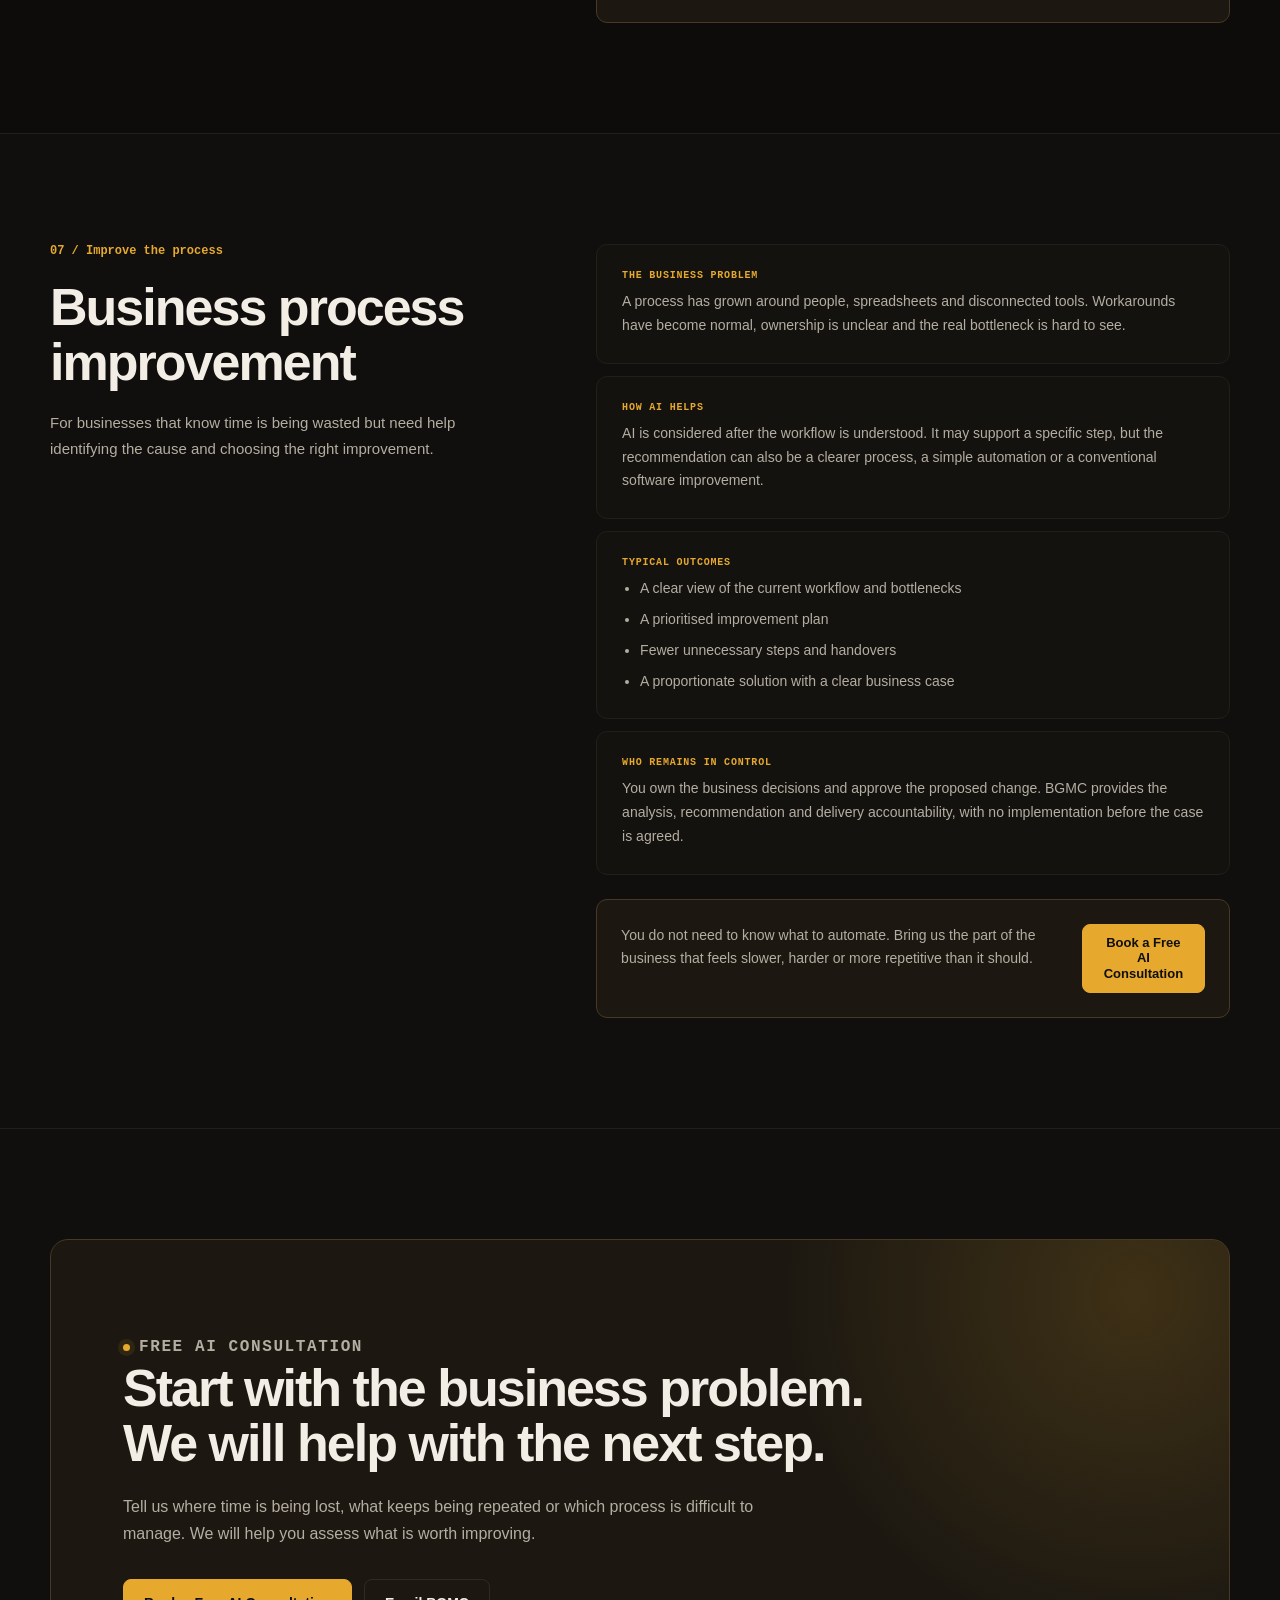
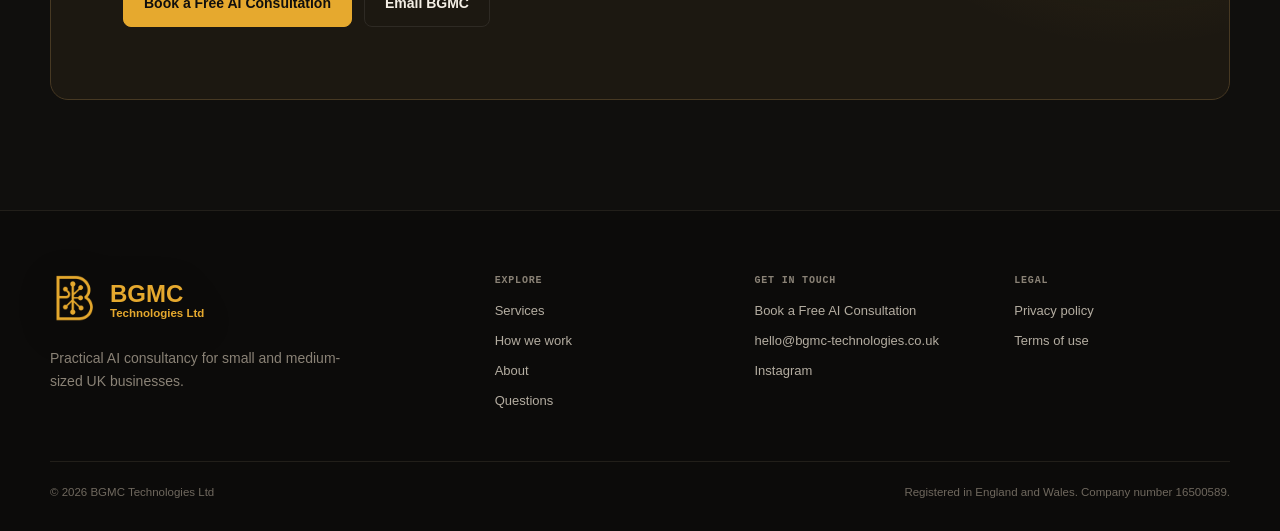
<file: services/index.html>
<!DOCTYPE html>
<html lang="en-GB">
<head>
  <meta charset="utf-8">
  <meta name="viewport" content="width=device-width, initial-scale=1">
  <title>Practical AI and Automation Services | BGMC Technologies</title>
  <meta name="description" content="Practical AI consultancy services for UK SMEs, including workflow automation, AI and agentic CRM systems, mobile workflow apps, knowledge assistants, enquiry automation and reporting.">
  <meta name="robots" content="index, follow, max-snippet:-1, max-image-preview:large">
  <link rel="canonical" href="https://bgmc-technologies.co.uk/services/">
  <link rel="icon" href="../assets/brand/favicon.ico?v=20260808" type="image/x-icon" sizes="any">
  <link rel="apple-touch-icon" href="../assets/brand/favicon.png">
  <link rel="stylesheet" href="../assets/site.css?v=20260825-2">
  <meta name="theme-color" content="#100f0d">
  <script src="../assets/theme-init.js?v=20260825-4"></script>
  <link rel="stylesheet" href="../assets/theme.css?v=20260825-4">
  <meta property="og:type" content="website">
  <meta property="og:locale" content="en_GB">
  <meta property="og:site_name" content="BGMC Technologies Ltd">
  <meta property="og:url" content="https://bgmc-technologies.co.uk/services/">
  <meta property="og:title" content="Practical AI and automation services">
  <meta property="og:description" content="Business problems first. Practical AI, automation and implementation where they add genuine value.">
  <meta property="og:image" content="https://bgmc-technologies.co.uk/assets/brand/social-preview.png?v=20260808">
  <meta property="og:image:width" content="1200">
  <meta property="og:image:height" content="630">
  <meta property="og:image:alt" content="BGMC Technologies, practical AI consultancy for UK businesses">
  <meta name="twitter:card" content="summary_large_image">
  <meta name="twitter:title" content="Practical AI and automation services">
  <meta name="twitter:description" content="Business problems first. Practical AI, automation and implementation where they add genuine value.">
  <meta name="twitter:image" content="https://bgmc-technologies.co.uk/assets/brand/social-preview.png?v=20260808">
</head>
<body>
  <a class="skip-link" href="#main">Skip to main content</a>
  <header class="site-header">
    <div class="container nav-wrap">
      <a class="brand" href="../index.html" aria-label="BGMC Technologies home">
        <img src="../assets/brand/logo.png" alt="" width="50" height="50">
        <span class="brand-copy"><span class="brand-name">BGMC</span><span class="brand-sub">Technologies Ltd</span></span>
      </a>
      <nav class="nav-links" id="primary-navigation" aria-label="Primary navigation" data-menu data-open="false">
        <a href="index.html" aria-current="page">Services</a>
        <a href="../index.html#how-we-work">How we work</a>
        <a href="../about/index.html">About</a>
        <a href="../index.html#questions">Questions</a>
        <a class="button button-small" href="https://calendar.google.com/calendar/appointments/schedules/AcZssZ06oSuceWF8xnICMZ1sJU9VgfNt5tZp4dZlgmddoUFGLeEx4iO7iPsVqTscvzn3fHmMEgHqyZLf?gv=true" target="_blank" rel="noopener noreferrer">Book a Free AI Consultation</a>
      </nav>
      <div class="header-controls">
        <button class="theme-toggle" type="button" data-theme-toggle aria-pressed="false" aria-label="Switch to light mode">
          <span class="theme-toggle-symbol" aria-hidden="true"><svg class="theme-toggle-icon" viewBox="0 0 24 24" focusable="false"><path d="M20.5 15.5A8.5 8.5 0 0 1 8.5 3.5 8.5 8.5 0 1 0 20.5 15.5Z"></path></svg></span>
          <span class="theme-toggle-track" aria-hidden="true"><span class="theme-toggle-thumb"></span></span>
          <span class="theme-toggle-symbol" aria-hidden="true"><svg class="theme-toggle-icon" viewBox="0 0 24 24" focusable="false"><circle cx="12" cy="12" r="4"></circle><path d="M12 2v2M12 20v2M4.93 4.93l1.41 1.41M17.66 17.66l1.41 1.41M2 12h2M20 12h2M4.93 19.07l1.41-1.41M17.66 6.34l1.41-1.41"></path></svg></span>
          <span class="sr-only" data-theme-label>Dark mode active. Switch to light mode.</span>
        </button>
        <button class="menu-button" type="button" aria-expanded="false" aria-controls="primary-navigation" aria-label="Open navigation" data-menu-button><span class="menu-lines" aria-hidden="true"></span></button>
      </div>
    </div>
  </header>

  <main id="main">
    <section class="page-hero">
      <div class="container page-hero-inner">
        <p class="eyebrow">Practical AI consultancy services</p>
        <h1>Business outcomes first. Technology only where it helps.</h1>
        <p class="hero-intro">We help you identify the operational problem, understand the available options and implement a proportionate solution. Every engagement starts with your people and processes, not a list of AI products.</p>
        <div class="hero-actions">
          <a class="button" href="https://calendar.google.com/calendar/appointments/schedules/AcZssZ06oSuceWF8xnICMZ1sJU9VgfNt5tZp4dZlgmddoUFGLeEx4iO7iPsVqTscvzn3fHmMEgHqyZLf?gv=true" target="_blank" rel="noopener noreferrer">Book a Free AI Consultation</a>
          <a class="button button-secondary" href="../index.html#how-we-work">See how we work</a>
        </div>
      </div>
    </section>

    <section class="detail-section" id="workflow-automation">
      <div class="container detail-grid">
        <div class="detail-intro">
          <span class="service-number">01 / Save time</span>
          <h2>AI workflow automation</h2>
          <p>For recurring work that is taking too much staff time, creating delays or relying on manual handovers.</p>
        </div>
        <div>
          <div class="outcome-blocks">
            <article class="outcome-block">
              <h3>The business problem</h3>
              <p>Information is copied between systems, routine work waits in inboxes and staff spend time checking, sorting or chasing the next step.</p>
            </article>
            <article class="outcome-block">
              <h3>How AI helps</h3>
              <p>AI can read, classify, summarise and prepare information as part of a controlled workflow. Straightforward automation can then move approved work between the systems your team already uses.</p>
            </article>
            <article class="outcome-block">
              <h3>Typical outcomes</h3>
              <ul>
                <li>Less time spent on repetitive administration</li>
                <li>Faster, more consistent handovers</li>
                <li>Fewer missed steps and less rekeying</li>
                <li>More time for customer and judgement-led work</li>
              </ul>
            </article>
            <article class="outcome-block">
              <h3>Who remains in control</h3>
              <p>Your team sets the rules. Sensitive outputs, unusual cases and important decisions can require approval, with clear escalation whenever the system is uncertain.</p>
            </article>
          </div>
          <div class="consultation-note">
            <p>Not sure which workflow to start with? We can help you compare the effort, risk and likely value before you commit to a build.</p>
            <a class="button button-small" href="https://calendar.google.com/calendar/appointments/schedules/AcZssZ06oSuceWF8xnICMZ1sJU9VgfNt5tZp4dZlgmddoUFGLeEx4iO7iPsVqTscvzn3fHmMEgHqyZLf?gv=true" target="_blank" rel="noopener noreferrer">Book a Free AI Consultation</a>
          </div>
        </div>
      </div>
    </section>

    <section class="detail-section section-alt" id="knowledge-assistants">
      <div class="container detail-grid">
        <div class="detail-intro">
          <span class="service-number">02 / Find answers</span>
          <h2>Internal knowledge assistants</h2>
          <p>For teams that lose time searching for information or repeatedly asking experienced colleagues the same questions.</p>
        </div>
        <div>
          <div class="outcome-blocks">
            <article class="outcome-block">
              <h3>The business problem</h3>
              <p>Useful knowledge sits across documents, shared drives, policies, notes and the heads of senior staff. Finding a reliable answer takes too long.</p>
            </article>
            <article class="outcome-block">
              <h3>How AI helps</h3>
              <p>A knowledge assistant can help colleagues ask questions in plain English and receive answers grounded in approved business information, with links back to the source.</p>
            </article>
            <article class="outcome-block">
              <h3>Typical outcomes</h3>
              <ul>
                <li>Faster access to trusted internal information</li>
                <li>Fewer interruptions for experienced staff</li>
                <li>More consistent answers across the team</li>
                <li>Smoother onboarding for new colleagues</li>
              </ul>
            </article>
            <article class="outcome-block">
              <h3>Who remains in control</h3>
              <p>You decide which sources are approved and who can access them. The assistant is designed to show its sources, respect permissions and hand uncertain questions to a person.</p>
            </article>
          </div>
          <div class="consultation-note">
            <p>We can help you assess whether your information is ready for an assistant and identify the smallest useful starting point.</p>
            <a class="button button-small" href="https://calendar.google.com/calendar/appointments/schedules/AcZssZ06oSuceWF8xnICMZ1sJU9VgfNt5tZp4dZlgmddoUFGLeEx4iO7iPsVqTscvzn3fHmMEgHqyZLf?gv=true" target="_blank" rel="noopener noreferrer">Book a Free AI Consultation</a>
          </div>
        </div>
      </div>
    </section>

    <section class="detail-section" id="agentic-crm">
      <div class="container detail-grid">
        <div class="detail-intro">
          <span class="service-number">03 / Keep data current</span>
          <h2>AI and agentic CRM systems</h2>
          <p>For teams that need their CRM to stay useful as conversations, decisions and follow-ups move through the business.</p>
        </div>
        <div>
          <div class="outcome-blocks">
            <article class="outcome-block">
              <h3>The business problem</h3>
              <p>Email history sits outside the CRM, contact records go stale and important context is lost between conversations, handovers and follow-ups.</p>
            </article>
            <article class="outcome-block">
              <h3>How AI helps</h3>
              <p>AI can fetch and sync relevant email activity, keep records and next steps up to date, understand the relationship context and use approved knowledge stores to prepare or send appropriate responses.</p>
            </article>
            <article class="outcome-block">
              <h3>Typical outcomes</h3>
              <ul>
                <li>More current CRM records without constant admin</li>
                <li>A clearer view of conversation history and commitments</li>
                <li>Faster, more consistent responses grounded in approved information</li>
                <li>Follow-ups and next steps surfaced before they are missed</li>
              </ul>
            </article>
            <article class="outcome-block">
              <h3>Who remains in control</h3>
              <p>You decide which sources can be synced, what the system can change and when it can act. Automatic responses can be limited to agreed scenarios, with uncertain or sensitive conversations routed to a person.</p>
            </article>
          </div>
          <div class="consultation-note">
            <p>If your team works across email and a CRM but context keeps getting lost, we can map the data, knowledge and action rules needed for a useful starting point.</p>
            <a class="button button-small" href="https://calendar.google.com/calendar/appointments/schedules/AcZssZ06oSuceWF8xnICMZ1sJU9VgfNt5tZp4dZlgmddoUFGLeEx4iO7iPsVqTscvzn3fHmMEgHqyZLf?gv=true" target="_blank" rel="noopener noreferrer">Book a Free AI Consultation</a>
          </div>
        </div>
      </div>
    </section>

    <section class="detail-section section-alt" id="mobile-workflow-apps">
      <div class="container detail-grid">
        <div class="detail-intro">
          <span class="service-number">04 / Work on the move</span>
          <h2>Mobile workflow apps</h2>
          <p>For teams that need the same CRM context, knowledge and next actions wherever the working day takes them.</p>
        </div>
        <div>
          <div class="outcome-blocks">
            <article class="outcome-block">
              <h3>The business problem</h3>
              <p>Important work happens away from a desk, but the useful context stays in the office. Updates wait, notes are lost and mobile teams have to rely on memory or disconnected tools.</p>
            </article>
            <article class="outcome-block">
              <h3>How AI helps</h3>
              <p>A mobile app can bring the right records, email context, tasks and approved knowledge to the phone. AI can summarise what matters, surface the next step and help prepare actions while the conversation is still fresh.</p>
            </article>
            <article class="outcome-block">
              <h3>Typical outcomes</h3>
              <ul>
                <li>Updates captured while work is happening</li>
                <li>Conversation history and knowledge available on the move</li>
                <li>Follow-ups recorded before they are forgotten</li>
                <li>Office and mobile teams working from the same current information</li>
              </ul>
            </article>
            <article class="outcome-block">
              <h3>Who remains in control</h3>
              <p>Mobile access follows your existing permissions and approval rules. Actions are visible and accountable, and automatic changes or responses can be restricted to the scenarios you agree.</p>
            </article>
          </div>
          <div class="consultation-note">
            <p>If important work moves between the desk, site and customer, we can design the mobile entry point that keeps your workflow connected.</p>
            <a class="button button-small" href="https://calendar.google.com/calendar/appointments/schedules/AcZssZ06oSuceWF8xnICMZ1sJU9VgfNt5tZp4dZlgmddoUFGLeEx4iO7iPsVqTscvzn3fHmMEgHqyZLf?gv=true" target="_blank" rel="noopener noreferrer">Book a Free AI Consultation</a>
          </div>
        </div>
      </div>
    </section>

    <section class="detail-section" id="enquiry-automation">
      <div class="container detail-grid">
        <div class="detail-intro">
          <span class="service-number">05 / Respond faster</span>
          <h2>Reception and enquiry automation</h2>
          <p>For businesses that need to respond quickly, collect the right details and direct every enquiry to the right person.</p>
        </div>
        <div>
          <div class="outcome-blocks">
            <article class="outcome-block">
              <h3>The business problem</h3>
              <p>Calls, forms and emails arrive in different places. Staff repeatedly answer routine questions, request missing information and manually arrange the next step.</p>
            </article>
            <article class="outcome-block">
              <h3>How AI helps</h3>
              <p>AI can understand the nature of an enquiry, answer agreed questions, collect the information your team needs and route or book the appropriate follow-up.</p>
            </article>
            <article class="outcome-block">
              <h3>Typical outcomes</h3>
              <ul>
                <li>Faster acknowledgement and response</li>
                <li>More complete information at first contact</li>
                <li>Fewer routine interruptions for staff</li>
                <li>A clearer, more consistent customer experience</li>
              </ul>
            </article>
            <article class="outcome-block">
              <h3>Who remains in control</h3>
              <p>Your team decides what can be answered automatically, when a person takes over and how sensitive or valuable enquiries are escalated.</p>
            </article>
          </div>
          <div class="consultation-note">
            <p>We start by reviewing the real enquiry journey, including the points where a human conversation matters most.</p>
            <a class="button button-small" href="https://calendar.google.com/calendar/appointments/schedules/AcZssZ06oSuceWF8xnICMZ1sJU9VgfNt5tZp4dZlgmddoUFGLeEx4iO7iPsVqTscvzn3fHmMEgHqyZLf?gv=true" target="_blank" rel="noopener noreferrer">Book a Free AI Consultation</a>
          </div>
        </div>
      </div>
    </section>

    <section class="detail-section section-alt" id="reporting">
      <div class="container detail-grid">
        <div class="detail-intro">
          <span class="service-number">06 / See clearly</span>
          <h2>Reporting and dashboards</h2>
          <p>For teams that spend too long assembling reports or struggle to get a current, reliable view of the business.</p>
        </div>
        <div>
          <div class="outcome-blocks">
            <article class="outcome-block">
              <h3>The business problem</h3>
              <p>Data is scattered across tools and spreadsheets. Reports are built by hand, arrive late and leave decision-makers questioning which version is correct.</p>
            </article>
            <article class="outcome-block">
              <h3>How AI helps</h3>
              <p>Automation can bring agreed information together. AI can help explain movements, flag items for attention and prepare commentary for a manager to review.</p>
            </article>
            <article class="outcome-block">
              <h3>Typical outcomes</h3>
              <ul>
                <li>Less time spent compiling routine reports</li>
                <li>A more current view of business performance</li>
                <li>Fewer spreadsheet errors and duplicate versions</li>
                <li>Faster, better-informed management conversations</li>
              </ul>
            </article>
            <article class="outcome-block">
              <h3>Who remains in control</h3>
              <p>You agree the measures, sources and definitions. Important commentary can require sign-off, and the underlying numbers remain available for checking.</p>
            </article>
          </div>
          <div class="consultation-note">
            <p>We can review how your reports are currently produced and identify where a simpler process may be enough.</p>
            <a class="button button-small" href="https://calendar.google.com/calendar/appointments/schedules/AcZssZ06oSuceWF8xnICMZ1sJU9VgfNt5tZp4dZlgmddoUFGLeEx4iO7iPsVqTscvzn3fHmMEgHqyZLf?gv=true" target="_blank" rel="noopener noreferrer">Book a Free AI Consultation</a>
          </div>
        </div>
      </div>
    </section>

    <section class="detail-section" id="process-improvement">
      <div class="container detail-grid">
        <div class="detail-intro">
          <span class="service-number">07 / Improve the process</span>
          <h2>Business process improvement</h2>
          <p>For businesses that know time is being wasted but need help identifying the cause and choosing the right improvement.</p>
        </div>
        <div>
          <div class="outcome-blocks">
            <article class="outcome-block">
              <h3>The business problem</h3>
              <p>A process has grown around people, spreadsheets and disconnected tools. Workarounds have become normal, ownership is unclear and the real bottleneck is hard to see.</p>
            </article>
            <article class="outcome-block">
              <h3>How AI helps</h3>
              <p>AI is considered after the workflow is understood. It may support a specific step, but the recommendation can also be a clearer process, a simple automation or a conventional software improvement.</p>
            </article>
            <article class="outcome-block">
              <h3>Typical outcomes</h3>
              <ul>
                <li>A clear view of the current workflow and bottlenecks</li>
                <li>A prioritised improvement plan</li>
                <li>Fewer unnecessary steps and handovers</li>
                <li>A proportionate solution with a clear business case</li>
              </ul>
            </article>
            <article class="outcome-block">
              <h3>Who remains in control</h3>
              <p>You own the business decisions and approve the proposed change. BGMC provides the analysis, recommendation and delivery accountability, with no implementation before the case is agreed.</p>
            </article>
          </div>
          <div class="consultation-note">
            <p>You do not need to know what to automate. Bring us the part of the business that feels slower, harder or more repetitive than it should.</p>
            <a class="button button-small" href="https://calendar.google.com/calendar/appointments/schedules/AcZssZ06oSuceWF8xnICMZ1sJU9VgfNt5tZp4dZlgmddoUFGLeEx4iO7iPsVqTscvzn3fHmMEgHqyZLf?gv=true" target="_blank" rel="noopener noreferrer">Book a Free AI Consultation</a>
          </div>
        </div>
      </div>
    </section>

    <section class="cta-section">
      <div class="container">
        <div class="cta-panel">
          <p class="eyebrow">Free AI consultation</p>
          <h2>Start with the business problem. We will help with the next step.</h2>
          <p>Tell us where time is being lost, what keeps being repeated or which process is difficult to manage. We will help you assess what is worth improving.</p>
          <div class="cta-actions">
            <a class="button" href="https://calendar.google.com/calendar/appointments/schedules/AcZssZ06oSuceWF8xnICMZ1sJU9VgfNt5tZp4dZlgmddoUFGLeEx4iO7iPsVqTscvzn3fHmMEgHqyZLf?gv=true" target="_blank" rel="noopener noreferrer">Book a Free AI Consultation</a>
            <a class="button button-secondary" href="mailto:hello@bgmc-technologies.co.uk">Email BGMC</a>
          </div>
        </div>
      </div>
    </section>
  </main>

  <footer class="site-footer">
    <div class="container footer-main">
      <div class="footer-brand">
        <a class="brand" href="../index.html" aria-label="BGMC Technologies home"><img src="../assets/brand/logo.png" alt="" width="50" height="50"><span class="brand-copy"><span class="brand-name">BGMC</span><span class="brand-sub">Technologies Ltd</span></span></a>
        <p>Practical AI consultancy for small and medium-sized UK businesses.</p>
      </div>
      <div><p class="footer-heading">Explore</p><div class="footer-links"><a href="index.html">Services</a><a href="../index.html#how-we-work">How we work</a><a href="../about/index.html">About</a><a href="../index.html#questions">Questions</a></div></div>
      <div><p class="footer-heading">Get in touch</p><div class="footer-links"><a href="https://calendar.google.com/calendar/appointments/schedules/AcZssZ06oSuceWF8xnICMZ1sJU9VgfNt5tZp4dZlgmddoUFGLeEx4iO7iPsVqTscvzn3fHmMEgHqyZLf?gv=true" target="_blank" rel="noopener noreferrer">Book a Free AI Consultation</a><a href="mailto:hello@bgmc-technologies.co.uk">hello@bgmc-technologies.co.uk</a><a href="https://www.instagram.com/bgmctechnologies/" target="_blank" rel="noopener noreferrer">Instagram</a></div></div>
      <div><p class="footer-heading">Legal</p><div class="footer-links"><a href="../privacy-policy/index.html">Privacy policy</a><a href="../terms/index.html">Terms of use</a></div></div>
    </div>
    <div class="container footer-bottom"><span>© 2026 BGMC Technologies Ltd</span><span>Registered in England and Wales. Company number 16500589.</span></div>
  </footer>
  <script src="../assets/site.js?v=20260825-4"></script>
</body>
</html>
</file>
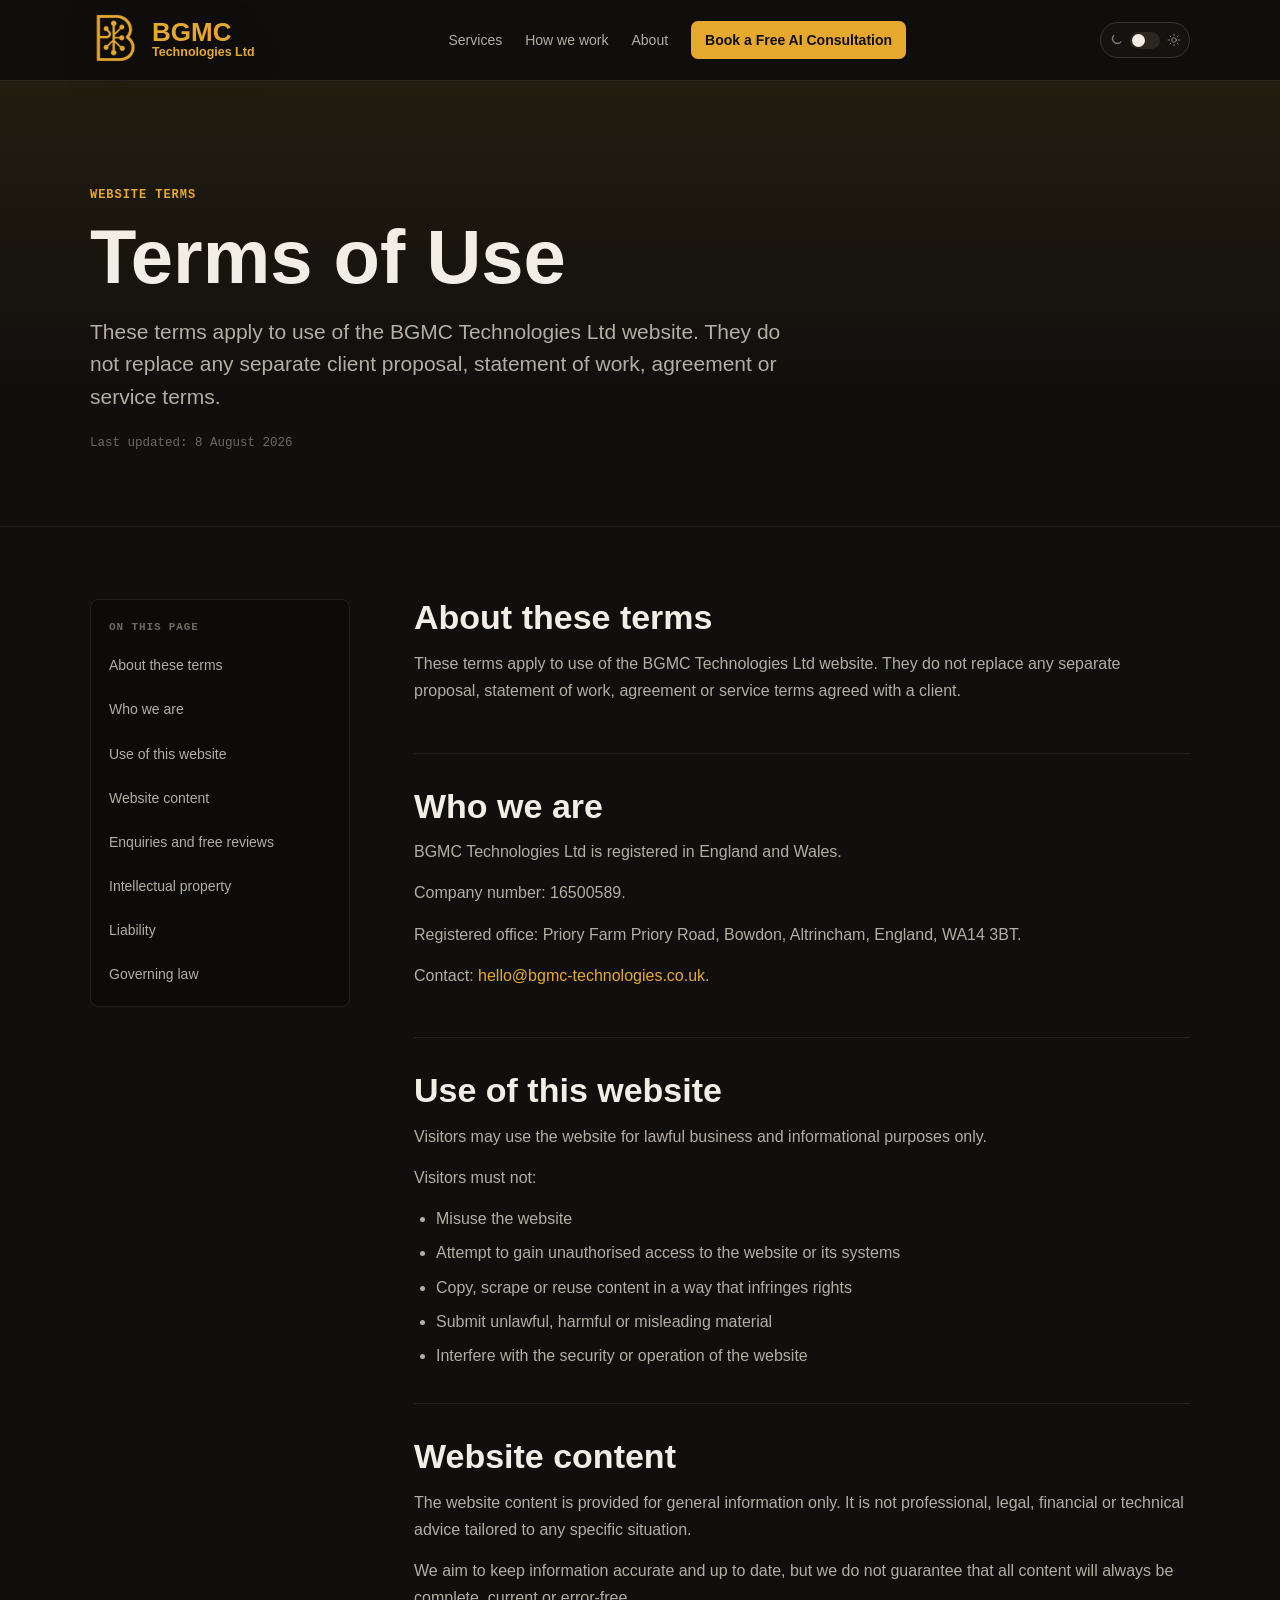
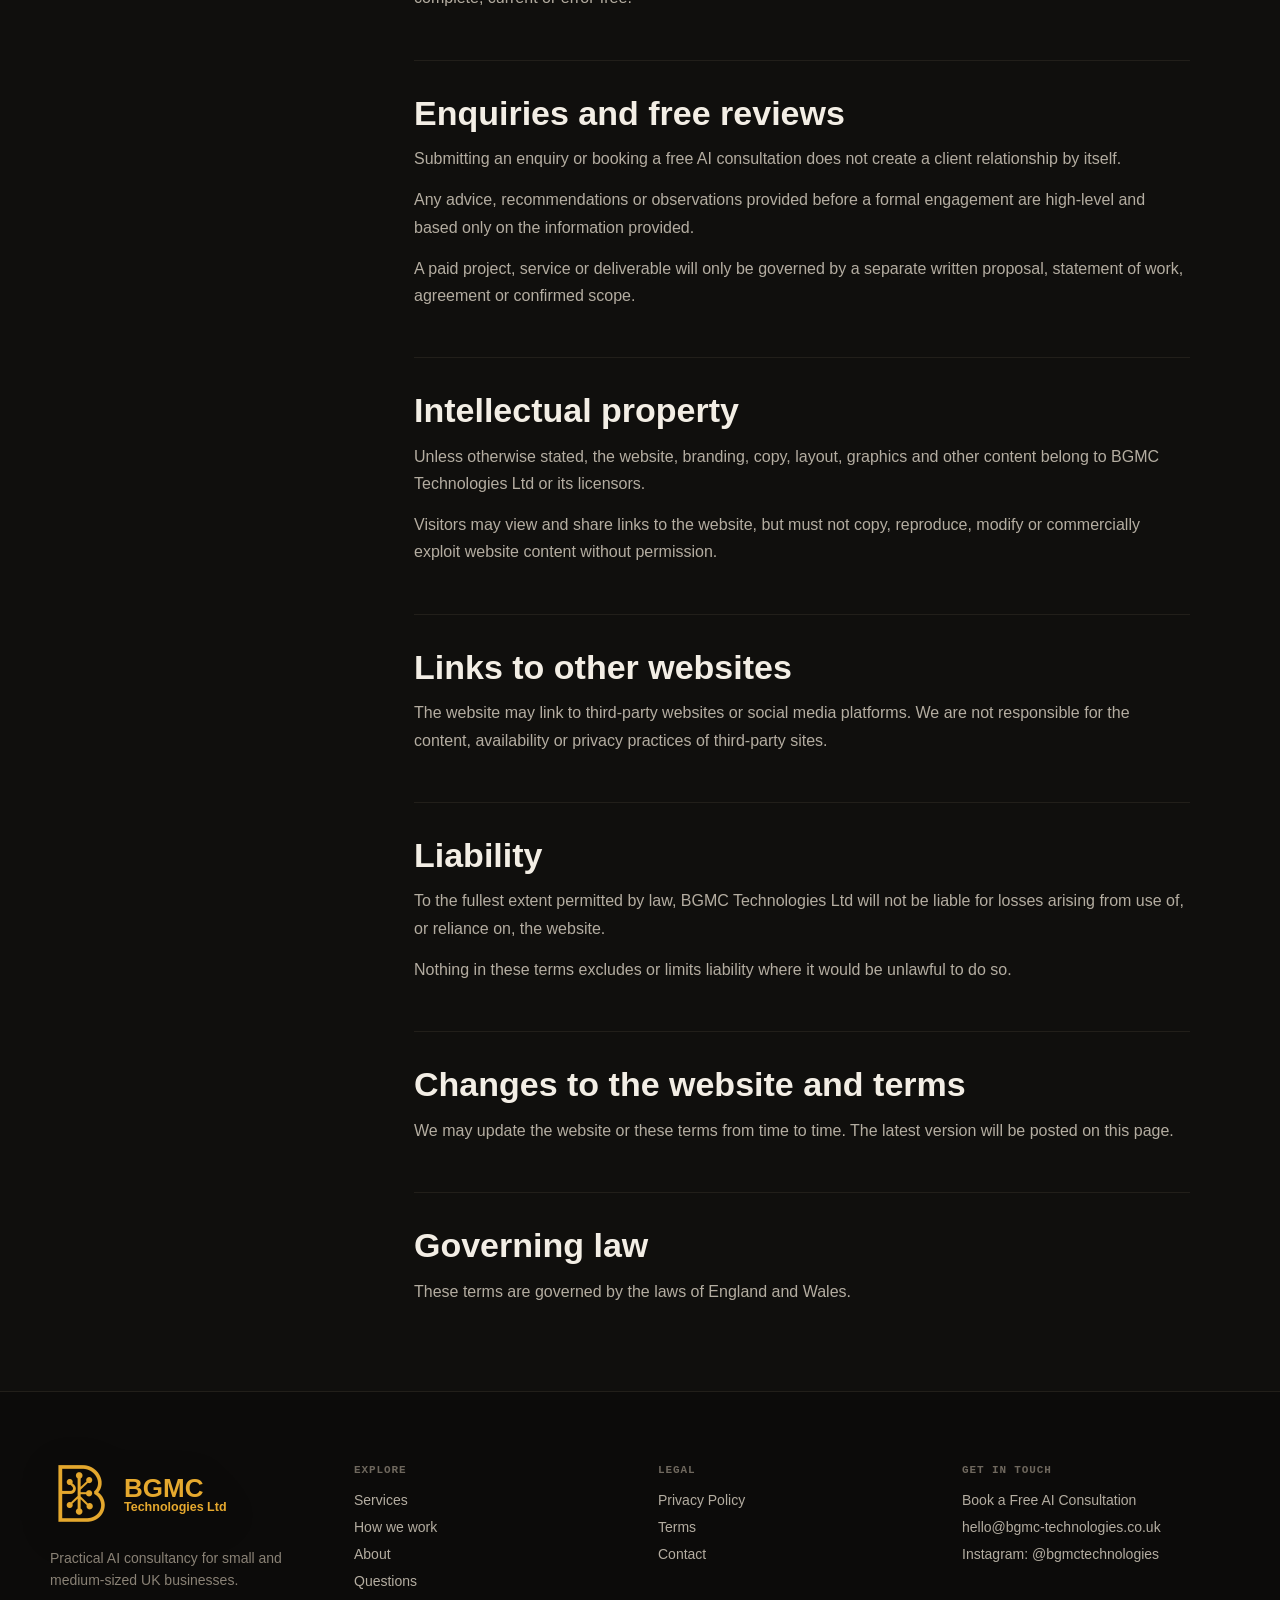
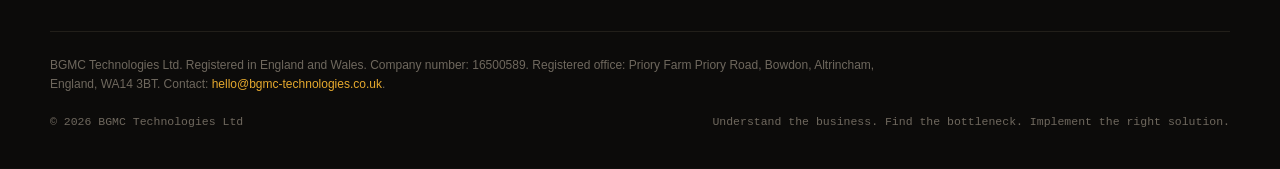
<file: terms/index.html>
<!DOCTYPE html>
<html lang="en-GB">
<head>
  <meta charset="utf-8">
  <meta name="viewport" content="width=device-width, initial-scale=1">
  <title>Terms of Use | BGMC Technologies Ltd</title>
  <meta name="description" content="Website Terms of Use for BGMC Technologies Ltd. These terms apply to use of the website and do not replace separate client agreements for consultancy or implementation services.">
  <meta name="robots" content="index, follow, max-snippet:-1, max-image-preview:large, max-video-preview:-1">
  <link rel="canonical" href="https://bgmc-technologies.co.uk/terms">
  <link rel="icon" href="../assets/brand/favicon.ico?v=20260622" type="image/x-icon" sizes="any">
  <link rel="shortcut icon" href="../assets/brand/favicon.ico?v=20260622" type="image/x-icon">
  <link rel="apple-touch-icon" href="../assets/brand/favicon.png">
  <meta name="theme-color" content="#100f0d">
  <script src="../assets/theme-init.js?v=20260825-4"></script>
  <meta name="author" content="BGMC Technologies Ltd">
  <meta property="og:type" content="website">
  <meta property="og:locale" content="en_GB">
  <meta property="og:site_name" content="BGMC Technologies Ltd">
  <meta property="og:url" content="https://bgmc-technologies.co.uk/terms">
  <meta property="og:title" content="Terms of Use | BGMC Technologies Ltd">
  <meta property="og:description" content="Website terms for BGMC Technologies Ltd. These terms apply to website use, not separate client service agreements.">
  <meta property="og:image" content="https://bgmc-technologies.co.uk/assets/brand/social-preview.png">
  <meta property="og:image:secure_url" content="https://bgmc-technologies.co.uk/assets/brand/social-preview.png">
  <meta property="og:image:type" content="image/png">
  <meta property="og:image:width" content="1200">
  <meta property="og:image:height" content="630">
  <meta property="og:image:alt" content="BGMC Technologies, practical AI consultancy for UK businesses">
  <meta name="twitter:card" content="summary_large_image">
  <meta name="twitter:title" content="Terms of Use | BGMC Technologies Ltd">
  <meta name="twitter:description" content="Website terms for BGMC Technologies Ltd. These terms apply to website use, not separate client service agreements.">
  <meta name="twitter:image" content="https://bgmc-technologies.co.uk/assets/brand/social-preview.png">
  <meta name="twitter:image:alt" content="BGMC Technologies, practical AI consultancy for UK businesses">
  <style>
    :root {
      color-scheme: dark;
      --bg: #100f0d;
      --panel: #171511;
      --panel-2: #0c0b0a;
      --border: #2e2a24;
      --border-soft: #221f1a;
      --text: #f3eee5;
      --muted: #b4ada1;
      --soft: #8a8276;
      --dim: #6f685e;
      --gold: #e6a92e;
      --green: #5fae7e;
    }

    * { box-sizing: border-box; }
    html { scroll-behavior: smooth; }
    body {
      margin: 0;
      background: var(--bg);
      color: var(--text);
      font-family: -apple-system, BlinkMacSystemFont, "Segoe UI", sans-serif;
      -webkit-font-smoothing: antialiased;
    }
    a { color: inherit; }
    .skip-link {
      position: absolute;
      left: 16px;
      top: -48px;
      z-index: 100;
      padding: 10px 12px;
      background: var(--gold);
      color: var(--bg);
      text-decoration: none;
      font-weight: 700;
      border-radius: 6px;
    }
    .skip-link:focus { top: 16px; }
    .site-header {
      position: sticky;
      top: 0;
      z-index: 50;
      background: rgba(16, 15, 13, 0.88);
      backdrop-filter: blur(12px);
      border-bottom: 1px solid var(--border-soft);
    }
    .header-inner {
      max-width: 1180px;
      margin: 0 auto;
      padding: 14px clamp(20px, 5vw, 40px);
      display: flex;
      align-items: center;
      justify-content: space-between;
      gap: 20px;
    }
    .brand {
      display: inline-flex;
      align-items: center;
      gap: 10px;
      color: var(--gold);
      text-decoration: none;
      white-space: nowrap;
      filter: drop-shadow(0 8px 18px rgba(0,0,0,.36));
    }
    .brand img {
      width: 52px;
      height: 52px;
      object-fit: contain;
      flex: 0 0 auto;
    }
    .brand-copy {
      display: flex;
      flex-direction: column;
      justify-content: center;
      gap: 1px;
      line-height: 1;
    }
    .brand-name {
      font-size: 26px;
      font-weight: 800;
      line-height: .9;
    }
    .brand-sub {
      font-size: 12.5px;
      font-weight: 650;
      line-height: 1.05;
    }
    .nav-links {
      display: flex;
      align-items: center;
      justify-content: flex-end;
      gap: clamp(12px, 1.8vw, 24px);
      flex-wrap: wrap;
    }
    .nav-links a,
    .footer-links a,
    .toc a {
      color: var(--muted);
      text-decoration: none;
      font-size: 14px;
    }
    .nav-links a:hover,
    .footer-links a:hover,
    .toc a:hover { color: var(--text); }
    .nav-links .nav-cta {
      padding: 11px 14px;
      border-radius: 7px;
      background: var(--gold);
      color: var(--bg);
      font-weight: 800;
    }
    .footer-tagline {
      max-width: 280px;
      margin: 16px 0 0;
      color: var(--soft);
      font-size: 14px;
      line-height: 1.55;
    }
    .legal-hero {
      border-bottom: 1px solid var(--border-soft);
      background:
        linear-gradient(180deg, rgba(230,169,46,.08), rgba(16,15,13,0) 70%),
        var(--bg);
    }
    .legal-hero-inner {
      max-width: 1180px;
      margin: 0 auto;
      padding: clamp(56px, 9vw, 104px) clamp(20px, 5vw, 40px) clamp(36px, 6vw, 72px);
    }
    .eyebrow {
      margin: 0 0 16px;
      color: var(--gold);
      font-family: ui-monospace, SFMono-Regular, Menlo, Consolas, monospace;
      font-size: 12px;
      font-weight: 700;
      letter-spacing: .08em;
      text-transform: uppercase;
    }
    h1 {
      margin: 0;
      max-width: 820px;
      font-size: clamp(40px, 7vw, 76px);
      line-height: .95;
      letter-spacing: 0;
    }
    .intro {
      max-width: 720px;
      margin: 22px 0 0;
      color: var(--muted);
      font-size: clamp(17px, 2.2vw, 21px);
      line-height: 1.55;
    }
    .updated {
      margin: 20px 0 0;
      color: var(--dim);
      font-family: ui-monospace, SFMono-Regular, Menlo, Consolas, monospace;
      font-size: 12.5px;
    }
    .page {
      max-width: 1180px;
      margin: 0 auto;
      padding: clamp(42px, 6vw, 72px) clamp(20px, 5vw, 40px);
      display: grid;
      grid-template-columns: minmax(0, 260px) minmax(0, 780px);
      gap: clamp(28px, 5vw, 72px);
      align-items: start;
    }
    .toc {
      position: sticky;
      top: 96px;
      padding: 18px;
      background: var(--panel-2);
      border: 1px solid var(--border-soft);
      border-radius: 8px;
    }
    .toc-title {
      margin: 0 0 14px;
      color: var(--dim);
      font-family: ui-monospace, SFMono-Regular, Menlo, Consolas, monospace;
      font-size: 11px;
      font-weight: 700;
      letter-spacing: .08em;
      text-transform: uppercase;
    }
    .toc ul {
      list-style: none;
      margin: 0;
      padding: 0;
      display: grid;
      gap: 10px;
    }
    article { min-width: 0; }
    section {
      padding: 0 0 34px;
      margin: 0 0 34px;
      border-bottom: 1px solid var(--border-soft);
    }
    section:last-child {
      border-bottom: 0;
      margin-bottom: 0;
      padding-bottom: 0;
    }
    h2 {
      margin: 0 0 14px;
      font-size: clamp(24px, 3vw, 34px);
      line-height: 1.08;
      letter-spacing: 0;
    }
    p {
      margin: 0 0 14px;
      color: var(--muted);
      font-size: 16px;
      line-height: 1.7;
    }
    ul {
      margin: 14px 0 0;
      padding-left: 22px;
      color: var(--muted);
      font-size: 16px;
      line-height: 1.7;
    }
    li + li { margin-top: 7px; }
    .contact-link,
    article a {
      color: var(--gold);
      text-decoration: none;
    }
    .contact-link:hover,
    article a:hover { text-decoration: underline; }
    .note {
      padding: 18px;
      background: var(--panel);
      border: 1px solid var(--border);
      border-radius: 8px;
      color: var(--muted);
    }
    .site-footer {
      background: var(--panel-2);
      border-top: 1px solid var(--border-soft);
      padding: clamp(48px, 6vw, 72px) clamp(20px, 5vw, 40px) 40px;
    }
    .footer-inner {
      max-width: 1180px;
      margin: 0 auto;
    }
    .footer-grid {
      display: grid;
      grid-template-columns: repeat(auto-fit, minmax(220px, 1fr));
      gap: 36px;
      padding-bottom: 40px;
      border-bottom: 1px solid #1c1915;
    }
    .footer-brand img {
      width: 64px;
      height: 64px;
      object-fit: contain;
    }
    .footer-heading {
      margin-bottom: 16px;
      color: var(--dim);
      font-family: ui-monospace, SFMono-Regular, Menlo, Consolas, monospace;
      font-size: 11px;
      font-weight: 700;
      letter-spacing: .08em;
      text-transform: uppercase;
    }
    .footer-links {
      display: flex;
      flex-direction: column;
      gap: 11px;
    }
    .company-small {
      margin: 24px 0 0;
      max-width: 860px;
      color: var(--dim);
      font-size: 12px;
      line-height: 1.6;
    }
    .footer-bottom {
      display: flex;
      flex-wrap: wrap;
      gap: 12px;
      justify-content: space-between;
      padding-top: 20px;
      color: #5a5248;
      font-family: ui-monospace, SFMono-Regular, Menlo, Consolas, monospace;
      font-size: 11.5px;
    }

    @media (max-width: 760px) {
      .header-inner {
        align-items: flex-start;
        flex-direction: column;
      }
      .nav-links {
        justify-content: flex-start;
      }
      .page {
        grid-template-columns: 1fr;
      }
      .toc {
        position: static;
      }
      .brand img {
        width: 48px;
        height: 48px;
      }
      .brand-name { font-size: 24px; }
      .brand-sub { font-size: 11.5px; }
    }
  </style>
  <link rel="stylesheet" href="../assets/theme.css?v=20260825-4">
  <script type="application/ld+json">
  {
    "@context": "https://schema.org",
    "@type": "WebPage",
    "name": "Terms of Use",
    "url": "https://bgmc-technologies.co.uk/terms",
    "publisher": {
      "@type": "Organization",
      "name": "BGMC Technologies Ltd",
      "url": "https://bgmc-technologies.co.uk/"
    },
    "dateModified": "2026-08-08",
    "inLanguage": "en-GB"
  }
  </script>
</head>
<body>
  <a class="skip-link" href="#main">Skip to main content</a>
  <header class="site-header">
    <div class="header-inner">
      <a class="brand" href="../index.html" aria-label="BGMC Technologies Ltd home">
        <img src="../assets/brand/logo.png" alt="">
        <span class="brand-copy" aria-hidden="true">
          <span class="brand-name">BGMC</span>
          <span class="brand-sub">Technologies Ltd</span>
        </span>
      </a>
      <nav class="nav-links" aria-label="Primary navigation">
        <a href="../services/index.html">Services</a>
        <a href="../index.html#how-we-work">How we work</a>
        <a href="../about/index.html">About</a>
        <a class="nav-cta" href="https://calendar.google.com/calendar/appointments/schedules/AcZssZ06oSuceWF8xnICMZ1sJU9VgfNt5tZp4dZlgmddoUFGLeEx4iO7iPsVqTscvzn3fHmMEgHqyZLf?gv=true" target="_blank" rel="noopener noreferrer">Book a Free AI Consultation</a>
      </nav>
      <div class="header-controls">
        <button class="theme-toggle" type="button" data-theme-toggle aria-pressed="false" aria-label="Switch to light mode">
          <span class="theme-toggle-symbol" aria-hidden="true"><svg class="theme-toggle-icon" viewBox="0 0 24 24" focusable="false"><path d="M20.5 15.5A8.5 8.5 0 0 1 8.5 3.5 8.5 8.5 0 1 0 20.5 15.5Z"></path></svg></span>
          <span class="theme-toggle-track" aria-hidden="true"><span class="theme-toggle-thumb"></span></span>
          <span class="theme-toggle-symbol" aria-hidden="true"><svg class="theme-toggle-icon" viewBox="0 0 24 24" focusable="false"><circle cx="12" cy="12" r="4"></circle><path d="M12 2v2M12 20v2M4.93 4.93l1.41 1.41M17.66 17.66l1.41 1.41M2 12h2M20 12h2M4.93 19.07l1.41-1.41M17.66 6.34l1.41-1.41"></path></svg></span>
          <span class="sr-only" data-theme-label>Dark mode active. Switch to light mode.</span>
        </button>
      </div>
    </div>
  </header>

  <main id="main">
    <div class="legal-hero">
      <div class="legal-hero-inner">
        <p class="eyebrow">Website terms</p>
        <h1>Terms of Use</h1>
        <p class="intro">These terms apply to use of the BGMC Technologies Ltd website. They do not replace any separate client proposal, statement of work, agreement or service terms.</p>
        <p class="updated">Last updated: <time datetime="2026-08-08">8 August 2026</time></p>
      </div>
    </div>

    <div class="page">
      <aside class="toc" aria-label="Page sections">
        <p class="toc-title">On this page</p>
        <ul>
          <li><a href="#about">About these terms</a></li>
          <li><a href="#who-we-are">Who we are</a></li>
          <li><a href="#use">Use of this website</a></li>
          <li><a href="#content">Website content</a></li>
          <li><a href="#enquiries">Enquiries and free reviews</a></li>
          <li><a href="#ip">Intellectual property</a></li>
          <li><a href="#liability">Liability</a></li>
          <li><a href="#law">Governing law</a></li>
        </ul>
      </aside>

      <article>
        <section id="about">
          <h2>About these terms</h2>
          <p>These terms apply to use of the BGMC Technologies Ltd website. They do not replace any separate proposal, statement of work, agreement or service terms agreed with a client.</p>
        </section>

        <section id="who-we-are">
          <h2>Who we are</h2>
          <p>BGMC Technologies Ltd is registered in England and Wales.</p>
          <p>Company number: 16500589.</p>
          <p>Registered office: Priory Farm Priory Road, Bowdon, Altrincham, England, WA14 3BT.</p>
          <p>Contact: <a class="contact-link" href="mailto:hello@bgmc-technologies.co.uk">hello@bgmc-technologies.co.uk</a>.</p>
        </section>

        <section id="use">
          <h2>Use of this website</h2>
          <p>Visitors may use the website for lawful business and informational purposes only.</p>
          <p>Visitors must not:</p>
          <ul>
            <li>Misuse the website</li>
            <li>Attempt to gain unauthorised access to the website or its systems</li>
            <li>Copy, scrape or reuse content in a way that infringes rights</li>
            <li>Submit unlawful, harmful or misleading material</li>
            <li>Interfere with the security or operation of the website</li>
          </ul>
        </section>

        <section id="content">
          <h2>Website content</h2>
          <p>The website content is provided for general information only. It is not professional, legal, financial or technical advice tailored to any specific situation.</p>
          <p>We aim to keep information accurate and up to date, but we do not guarantee that all content will always be complete, current or error-free.</p>
        </section>

        <section id="enquiries">
          <h2>Enquiries and free reviews</h2>
          <p>Submitting an enquiry or booking a free AI consultation does not create a client relationship by itself.</p>
          <p>Any advice, recommendations or observations provided before a formal engagement are high-level and based only on the information provided.</p>
          <p>A paid project, service or deliverable will only be governed by a separate written proposal, statement of work, agreement or confirmed scope.</p>
        </section>

        <section id="ip">
          <h2>Intellectual property</h2>
          <p>Unless otherwise stated, the website, branding, copy, layout, graphics and other content belong to BGMC Technologies Ltd or its licensors.</p>
          <p>Visitors may view and share links to the website, but must not copy, reproduce, modify or commercially exploit website content without permission.</p>
        </section>

        <section id="third-party-links">
          <h2>Links to other websites</h2>
          <p>The website may link to third-party websites or social media platforms. We are not responsible for the content, availability or privacy practices of third-party sites.</p>
        </section>

        <section id="liability">
          <h2>Liability</h2>
          <p>To the fullest extent permitted by law, BGMC Technologies Ltd will not be liable for losses arising from use of, or reliance on, the website.</p>
          <p>Nothing in these terms excludes or limits liability where it would be unlawful to do so.</p>
        </section>

        <section id="changes">
          <h2>Changes to the website and terms</h2>
          <p>We may update the website or these terms from time to time. The latest version will be posted on this page.</p>
        </section>

        <section id="law">
          <h2>Governing law</h2>
          <p>These terms are governed by the laws of England and Wales.</p>
        </section>
      </article>
    </div>
  </main>

  <footer class="site-footer">
    <div class="footer-inner">
      <div class="footer-grid">
        <div>
          <a class="brand footer-brand" href="../index.html" aria-label="BGMC Technologies Ltd home">
            <img src="../assets/brand/logo.png" alt="">
            <span class="brand-copy" aria-hidden="true">
              <span class="brand-name">BGMC</span>
              <span class="brand-sub">Technologies Ltd</span>
            </span>
          </a>
          <p class="footer-tagline">Practical AI consultancy for small and medium-sized UK businesses.</p>
        </div>
        <div>
          <div class="footer-heading">Explore</div>
          <div class="footer-links">
            <a href="../services/index.html">Services</a>
            <a href="../index.html#how-we-work">How we work</a>
            <a href="../about/index.html">About</a>
            <a href="../index.html#questions">Questions</a>
          </div>
        </div>
        <div>
          <div class="footer-heading">Legal</div>
          <div class="footer-links">
            <a href="../privacy-policy/index.html">Privacy Policy</a>
            <a href="index.html">Terms</a>
            <a href="mailto:hello@bgmc-technologies.co.uk">Contact</a>
          </div>
        </div>
        <div>
          <div class="footer-heading">Get in touch</div>
          <div class="footer-links">
            <a href="https://calendar.google.com/calendar/appointments/schedules/AcZssZ06oSuceWF8xnICMZ1sJU9VgfNt5tZp4dZlgmddoUFGLeEx4iO7iPsVqTscvzn3fHmMEgHqyZLf?gv=true" target="_blank" rel="noopener noreferrer">Book a Free AI Consultation</a>
            <a href="mailto:hello@bgmc-technologies.co.uk">hello@bgmc-technologies.co.uk</a>
            <a href="https://www.instagram.com/bgmctechnologies/" target="_blank" rel="noopener noreferrer">Instagram: @bgmctechnologies</a>
          </div>
        </div>
      </div>
      <p class="company-small">BGMC Technologies Ltd. Registered in England and Wales. Company number: 16500589. Registered office: Priory Farm Priory Road, Bowdon, Altrincham, England, WA14 3BT. Contact: <a class="contact-link" href="mailto:hello@bgmc-technologies.co.uk">hello@bgmc-technologies.co.uk</a>.</p>
      <div class="footer-bottom">
        <span>&copy; 2026 BGMC Technologies Ltd</span>
        <span>Understand the business. Find the bottleneck. Implement the right solution.</span>
      </div>
    </div>
  </footer>

  <script src="../assets/site.js?v=20260825-4"></script>
  <!-- Cloudflare Web Analytics --><script defer src="https://static.cloudflareinsights.com/beacon.min.js" data-cf-beacon='{"token": "84ab3b4a0a7b44b580cb2680546efcdc"}'></script><!-- End Cloudflare Web Analytics -->
</body>
</html>
</file>
<file: assets/site.css>
:root {
  color-scheme: dark;
  --bg: #100f0d;
  --bg-deep: #0c0b0a;
  --panel: #171511;
  --panel-warm: #1c1811;
  --panel-soft: #14120f;
  --border: #2e2a24;
  --border-soft: #221f1a;
  --text: #f3eee5;
  --muted: #b4ada1;
  --soft: #8a8276;
  --gold: #e6a92e;
  --gold-light: #f1c467;
  --green: #77b18c;
  --grid-line: rgba(255, 255, 255, 0.018);
  --gold-glow: rgba(230, 169, 46, 0.09);
  --gold-glow-strong: rgba(230, 169, 46, 0.17);
  --header-border: rgba(46, 42, 36, 0.86);
  --header-bg: rgba(16, 15, 13, 0.88);
  --nav-bg: rgba(16, 15, 13, 0.98);
  --nav-shadow: 0 22px 40px -30px #000;
  --border-strong: #4b443a;
  --card-border: #3a3329;
  --card-gradient: linear-gradient(145deg, rgba(29, 26, 21, 0.96), rgba(18, 17, 14, 0.98));
  --card-text: #d7d0c5;
  --success-border: rgba(119, 177, 140, 0.25);
  --success-bg: rgba(57, 105, 75, 0.1);
  --success-text: #c6ddce;
  --section-alt: rgba(12, 11, 10, 0.6);
  --warm-border: #473923;
  --content: 1180px;
  --radius: 14px;
  --shadow: 0 28px 80px -42px rgba(0, 0, 0, 0.9);
}

* {
  box-sizing: border-box;
}

html {
  scroll-behavior: smooth;
}

[id] {
  scroll-margin-top: 94px;
}

body {
  margin: 0;
  background: var(--bg);
  color: var(--text);
  font-family: Inter, ui-sans-serif, -apple-system, BlinkMacSystemFont, "Segoe UI", sans-serif;
  -webkit-font-smoothing: antialiased;
}

body::before {
  position: fixed;
  inset: 0;
  z-index: -2;
  content: "";
  background:
    radial-gradient(circle at 78% 4%, var(--gold-glow), transparent 27rem),
    linear-gradient(var(--grid-line) 1px, transparent 1px),
    linear-gradient(90deg, var(--grid-line) 1px, transparent 1px);
  background-size: auto, 44px 44px, 44px 44px;
  pointer-events: none;
}

::selection {
  background: var(--gold);
  color: var(--bg);
}

a {
  color: inherit;
}

img {
  display: block;
  max-width: 100%;
}

button,
a {
  -webkit-tap-highlight-color: transparent;
}

.skip-link {
  position: fixed;
  top: -60px;
  left: 18px;
  z-index: 200;
  padding: 11px 14px;
  border-radius: 8px;
  background: var(--gold);
  color: var(--bg);
  font-weight: 800;
  text-decoration: none;
}

.skip-link:focus {
  top: 18px;
}

.container {
  width: min(var(--content), calc(100% - 40px));
  margin-inline: auto;
}

.site-header {
  position: sticky;
  top: 0;
  z-index: 100;
  border-bottom: 1px solid var(--header-border);
  background: var(--header-bg);
  backdrop-filter: blur(18px);
}

.nav-wrap {
  position: relative;
  display: flex;
  min-height: 78px;
  align-items: center;
  justify-content: space-between;
  gap: 28px;
}

.nav-wrap > *,
.hero-grid > *,
.section-heading > *,
.principle > *,
.split > *,
.faq-grid > *,
.detail-grid > * {
  min-width: 0;
}

.brand {
  display: inline-flex;
  flex: 0 0 auto;
  align-items: center;
  gap: 10px;
  color: var(--gold);
  text-decoration: none;
}

.brand img {
  width: 50px;
  height: 50px;
  object-fit: contain;
}

.brand-copy {
  display: flex;
  flex-direction: column;
  gap: 2px;
  line-height: 1;
}

.brand-name {
  font-size: 24px;
  font-weight: 850;
}

.brand-sub {
  font-size: 11.5px;
  font-weight: 700;
}

.nav-links {
  display: flex;
  align-items: center;
  justify-content: flex-end;
  gap: clamp(16px, 2.2vw, 30px);
}

.header-controls {
  display: flex;
  flex: 0 0 auto;
  align-items: center;
  gap: 10px;
}

.nav-links > a:not(.button) {
  color: var(--muted);
  font-size: 14px;
  font-weight: 600;
  text-decoration: none;
}

.nav-links > a:not(.button):hover,
.nav-links > a[aria-current="page"] {
  color: var(--text);
}

.menu-button {
  display: none;
  width: 44px;
  height: 44px;
  place-items: center;
  border: 1px solid var(--border);
  border-radius: 9px;
  background: var(--panel);
  color: var(--text);
  cursor: pointer;
}

.menu-lines,
.menu-lines::before,
.menu-lines::after {
  display: block;
  width: 18px;
  height: 1.5px;
  border-radius: 2px;
  background: currentColor;
  content: "";
}

.menu-lines {
  position: relative;
}

.menu-lines::before {
  position: absolute;
  top: -6px;
}

.menu-lines::after {
  position: absolute;
  top: 6px;
}

.button {
  display: inline-flex;
  min-height: 48px;
  align-items: center;
  justify-content: center;
  gap: 10px;
  padding: 12px 20px;
  border: 1px solid var(--gold);
  border-radius: 8px;
  background: var(--gold);
  color: var(--bg);
  font-size: 14px;
  font-weight: 800;
  line-height: 1.2;
  text-align: center;
  text-decoration: none;
  transition: transform 160ms ease, background 160ms ease, border-color 160ms ease;
}

.button:hover {
  transform: translateY(-1px);
  border-color: var(--gold-light);
  background: var(--gold-light);
}

.button-small {
  min-height: 42px;
  padding: 10px 16px;
  font-size: 13px;
}

.button-secondary {
  border-color: var(--border);
  background: transparent;
  color: var(--text);
}

.button-secondary:hover {
  border-color: var(--border-strong);
  background: var(--panel);
}

.text-link {
  display: inline-flex;
  align-items: center;
  gap: 8px;
  color: var(--gold);
  font-weight: 750;
  text-decoration: none;
}

.text-link::after {
  content: "\2192";
  transition: transform 160ms ease;
}

.text-link:hover::after {
  transform: translateX(3px);
}

.eyebrow {
  display: inline-flex;
  align-items: center;
  gap: 9px;
  margin: 0 0 18px;
  color: var(--gold);
  font-family: ui-monospace, SFMono-Regular, Menlo, Consolas, monospace;
  font-size: 11px;
  font-weight: 800;
  letter-spacing: 0.1em;
  line-height: 1.3;
  text-transform: uppercase;
}

.eyebrow::before {
  width: 7px;
  height: 7px;
  border-radius: 50%;
  background: var(--gold);
  content: "";
  box-shadow: 0 0 0 5px var(--gold-glow);
}

.hero {
  position: relative;
  overflow: hidden;
  border-bottom: 1px solid var(--border-soft);
}

.hero-grid {
  display: grid;
  min-height: 650px;
  grid-template-columns: minmax(0, 1.07fr) minmax(390px, 0.78fr);
  align-items: center;
  gap: clamp(46px, 7vw, 92px);
  padding-block: clamp(72px, 9vw, 116px);
}

.hero-copy h1,
.page-hero h1 {
  max-width: 850px;
  margin: 0;
  font-size: clamp(43px, 6.3vw, 76px);
  font-weight: 780;
  letter-spacing: -0.047em;
  line-height: 0.98;
  text-wrap: balance;
}

.hero-copy h1 span {
  color: var(--gold);
}

.hero-intro {
  max-width: 690px;
  margin: 26px 0 0;
  color: var(--muted);
  font-size: clamp(17px, 1.8vw, 20px);
  line-height: 1.65;
}

.hero-actions,
.cta-actions {
  display: flex;
  flex-wrap: wrap;
  gap: 12px;
  margin-top: 32px;
}

.micro-trust {
  display: flex;
  flex-wrap: wrap;
  gap: 8px 20px;
  margin-top: 24px;
  color: var(--soft);
  font-size: 12.5px;
  font-weight: 600;
}

.micro-trust span {
  display: inline-flex;
  align-items: center;
  gap: 8px;
}

.micro-trust span::before {
  width: 5px;
  height: 5px;
  border-radius: 50%;
  background: var(--green);
  content: "";
}

.discovery-card {
  position: relative;
  padding: clamp(26px, 3vw, 36px);
  border: 1px solid var(--card-border);
  border-radius: var(--radius);
  background: var(--card-gradient);
  box-shadow: var(--shadow);
}

.discovery-card::before {
  position: absolute;
  top: -1px;
  left: 28px;
  width: 88px;
  height: 2px;
  background: var(--gold);
  content: "";
}

.card-kicker {
  margin: 0 0 9px;
  color: var(--soft);
  font-family: ui-monospace, SFMono-Regular, Menlo, Consolas, monospace;
  font-size: 10px;
  font-weight: 800;
  letter-spacing: 0.09em;
  text-transform: uppercase;
}

.discovery-card h2 {
  margin: 0 0 14px;
  font-size: clamp(23px, 2.6vw, 31px);
  letter-spacing: -0.025em;
  line-height: 1.12;
}

.discovery-card > p {
  margin: 0;
  color: var(--muted);
  font-size: 15px;
  line-height: 1.6;
}

.diagnostic-list {
  display: grid;
  gap: 0;
  margin: 26px 0 0;
  padding: 0;
  list-style: none;
  counter-reset: diagnostic;
}

.diagnostic-list li {
  display: grid;
  grid-template-columns: 30px 1fr;
  gap: 12px;
  padding: 14px 0;
  border-top: 1px solid var(--border);
  color: var(--card-text);
  font-size: 14px;
  line-height: 1.45;
  counter-increment: diagnostic;
}

.diagnostic-list li::before {
  color: var(--gold);
  font-family: ui-monospace, SFMono-Regular, Menlo, Consolas, monospace;
  font-size: 11px;
  font-weight: 800;
  content: "0" counter(diagnostic);
}

.card-result {
  display: flex;
  align-items: flex-start;
  gap: 12px;
  margin-top: 18px;
  padding: 15px;
  border: 1px solid var(--success-border);
  border-radius: 9px;
  background: var(--success-bg);
  color: var(--success-text);
  font-size: 13px;
  line-height: 1.5;
}

.card-result::before {
  flex: 0 0 auto;
  color: var(--green);
  font-weight: 900;
  content: "\2713";
}

.trust-bar {
  border-bottom: 1px solid var(--border-soft);
  background: var(--bg-deep);
}

.trust-grid {
  display: grid;
  grid-template-columns: repeat(4, 1fr);
}

.trust-item {
  min-height: 128px;
  padding: 28px 26px;
  border-right: 1px solid var(--border-soft);
}

.trust-item:last-child {
  border-right: 0;
}

.trust-item strong {
  display: block;
  margin-bottom: 8px;
  color: var(--text);
  font-size: 14px;
}

.trust-item span {
  color: var(--soft);
  font-size: 13px;
  line-height: 1.5;
}

.section {
  padding-block: clamp(78px, 10vw, 124px);
  border-bottom: 1px solid var(--border-soft);
}

.section-alt {
  background: var(--section-alt);
}

.section-heading {
  display: grid;
  grid-template-columns: minmax(0, 0.76fr) minmax(320px, 0.46fr);
  align-items: end;
  gap: 50px;
  margin-bottom: clamp(40px, 6vw, 68px);
}

.section-heading h2,
.split-copy h2,
.cta-panel h2,
.detail-section h2 {
  max-width: 760px;
  margin: 0;
  font-size: clamp(32px, 4.6vw, 52px);
  font-weight: 750;
  letter-spacing: -0.038em;
  line-height: 1.06;
  text-wrap: balance;
}

.section-heading p,
.split-copy > p,
.detail-section > p {
  margin: 0;
  color: var(--muted);
  font-size: 16px;
  line-height: 1.7;
}

.problem-grid {
  display: grid;
  grid-template-columns: repeat(4, 1fr);
  gap: 14px;
}

.problem-card,
.scenario,
.value-card {
  padding: 26px;
  border: 1px solid var(--border-soft);
  border-radius: 12px;
  background: var(--panel-soft);
}

.problem-card span,
.scenario-label,
.value-card span {
  display: block;
  margin-bottom: 28px;
  color: var(--gold);
  font-family: ui-monospace, SFMono-Regular, Menlo, Consolas, monospace;
  font-size: 11px;
  font-weight: 800;
}

.problem-card h3,
.scenario h3,
.value-card h3 {
  margin: 0 0 10px;
  font-size: 18px;
  letter-spacing: -0.015em;
  line-height: 1.3;
}

.problem-card p,
.scenario p,
.value-card p {
  margin: 0;
  color: var(--soft);
  font-size: 14px;
  line-height: 1.65;
}

.principle {
  display: grid;
  grid-template-columns: minmax(0, 0.72fr) minmax(320px, 0.5fr);
  align-items: center;
  gap: clamp(52px, 8vw, 110px);
}

.principle-note {
  position: relative;
  padding: clamp(28px, 4vw, 42px);
  border: 1px solid var(--border);
  border-radius: var(--radius);
  background: var(--panel-warm);
}

.principle-note blockquote {
  margin: 0;
  font-size: clamp(22px, 3vw, 34px);
  font-weight: 650;
  letter-spacing: -0.025em;
  line-height: 1.25;
  text-wrap: balance;
}

.principle-note p {
  margin: 22px 0 0;
  color: var(--gold);
  font-family: ui-monospace, SFMono-Regular, Menlo, Consolas, monospace;
  font-size: 11px;
  font-weight: 800;
  letter-spacing: 0.08em;
  text-transform: uppercase;
}

.process {
  display: grid;
  grid-template-columns: repeat(5, 1fr);
  border-top: 1px solid var(--border);
}

.process-step {
  position: relative;
  padding: 28px 24px 10px 0;
}

.process-step:not(:last-child)::after {
  position: absolute;
  top: -4px;
  right: 22px;
  width: 7px;
  height: 7px;
  border-radius: 50%;
  background: var(--gold);
  content: "";
}

.process-number {
  display: block;
  margin-bottom: 24px;
  color: var(--gold);
  font-family: ui-monospace, SFMono-Regular, Menlo, Consolas, monospace;
  font-size: 11px;
  font-weight: 800;
}

.process-step h3 {
  margin: 0 0 10px;
  font-size: 17px;
  line-height: 1.3;
}

.process-step p {
  margin: 0;
  padding-right: 15px;
  color: var(--soft);
  font-size: 13.5px;
  line-height: 1.6;
}

.services-grid {
  display: grid;
  grid-template-columns: repeat(2, 1fr);
  gap: 16px;
}

.service-card {
  display: flex;
  min-height: 300px;
  flex-direction: column;
  padding: clamp(26px, 3.4vw, 38px);
  border: 1px solid var(--border);
  border-radius: var(--radius);
  background: linear-gradient(145deg, var(--panel), var(--panel-soft));
}

.service-card-wide {
  grid-column: 1 / -1;
  min-height: auto;
}

.service-topline {
  display: flex;
  align-items: center;
  justify-content: space-between;
  gap: 20px;
  margin-bottom: 42px;
}

.service-number {
  color: var(--gold);
  font-family: ui-monospace, SFMono-Regular, Menlo, Consolas, monospace;
  font-size: 12px;
  font-weight: 800;
}

.service-type {
  padding: 6px 9px;
  border: 1px solid var(--border);
  border-radius: 999px;
  color: var(--soft);
  font-size: 10px;
  font-weight: 700;
  letter-spacing: 0.04em;
  text-transform: uppercase;
}

.service-card h3 {
  margin: 0 0 12px;
  font-size: clamp(23px, 2.8vw, 31px);
  letter-spacing: -0.027em;
  line-height: 1.15;
}

.service-card > p {
  max-width: 660px;
  margin: 0 0 26px;
  color: var(--muted);
  font-size: 15px;
  line-height: 1.65;
}

.service-card .text-link {
  margin-top: auto;
}

.scenario-grid,
.value-grid {
  display: grid;
  grid-template-columns: repeat(3, 1fr);
  gap: 16px;
}

.scenario {
  min-height: 260px;
}

.scenario-label {
  margin-bottom: 34px;
  color: var(--soft);
  letter-spacing: 0.08em;
  text-transform: uppercase;
}

.scenario strong {
  color: var(--text);
}

.split {
  display: grid;
  grid-template-columns: minmax(0, 0.72fr) minmax(350px, 0.52fr);
  align-items: start;
  gap: clamp(54px, 9vw, 120px);
}

.split-copy > p {
  margin-top: 24px;
}

.split-list {
  margin: 30px 0 0;
  padding: 0;
  list-style: none;
}

.split-list li {
  display: grid;
  grid-template-columns: 22px 1fr;
  gap: 12px;
  padding: 14px 0;
  border-top: 1px solid var(--border-soft);
  color: var(--muted);
  font-size: 14px;
  line-height: 1.55;
}

.split-list li::before {
  color: var(--gold);
  content: "\2713";
  font-weight: 900;
}

.accountability-card {
  padding: clamp(28px, 4vw, 42px);
  border: 1px solid var(--border);
  border-radius: var(--radius);
  background: var(--panel);
}

.accountability-card h3 {
  margin: 0 0 12px;
  font-size: 22px;
}

.accountability-card > p {
  margin: 0;
  color: var(--muted);
  font-size: 15px;
  line-height: 1.7;
}

.accountability-flow {
  display: grid;
  gap: 10px;
  margin-top: 28px;
}

.accountability-flow div {
  display: flex;
  align-items: center;
  justify-content: space-between;
  gap: 12px;
  padding: 13px 15px;
  border: 1px solid var(--border-soft);
  border-radius: 8px;
  background: var(--bg-deep);
  color: var(--card-text);
  font-size: 13px;
}

.accountability-flow span {
  color: var(--gold);
  font-family: ui-monospace, SFMono-Regular, Menlo, Consolas, monospace;
  font-size: 10px;
  font-weight: 800;
  letter-spacing: 0.07em;
  text-transform: uppercase;
}

.faq-grid {
  display: grid;
  grid-template-columns: 0.65fr 1fr;
  gap: clamp(54px, 8vw, 110px);
}

.faq-list {
  border-top: 1px solid var(--border);
}

.faq-list details {
  border-bottom: 1px solid var(--border);
}

.faq-list summary {
  position: relative;
  padding: 22px 42px 22px 0;
  cursor: pointer;
  font-size: 16px;
  font-weight: 700;
  line-height: 1.4;
  list-style: none;
}

.faq-list summary::-webkit-details-marker {
  display: none;
}

.faq-list summary::after {
  position: absolute;
  top: 21px;
  right: 4px;
  color: var(--gold);
  font-size: 22px;
  font-weight: 400;
  content: "+";
}

.faq-list details[open] summary::after {
  content: "\2212";
}

.faq-list details p {
  margin: -6px 44px 22px 0;
  color: var(--muted);
  font-size: 14.5px;
  line-height: 1.7;
}

.cta-section {
  padding-block: clamp(70px, 9vw, 110px);
}

.cta-panel {
  position: relative;
  overflow: hidden;
  padding: clamp(36px, 6vw, 72px);
  border: 1px solid var(--warm-border);
  border-radius: 18px;
  background:
    radial-gradient(circle at 92% 12%, var(--gold-glow-strong), transparent 22rem),
    var(--panel-warm);
}

.cta-panel h2 {
  max-width: 790px;
}

.cta-panel > p {
  max-width: 650px;
  margin: 22px 0 0;
  color: var(--muted);
  font-size: 16px;
  line-height: 1.7;
}

.site-footer {
  border-top: 1px solid var(--border-soft);
  background: var(--bg-deep);
}

.footer-main {
  display: grid;
  grid-template-columns: 1.3fr repeat(3, 0.7fr);
  gap: 44px;
  padding-block: 64px 50px;
}

.footer-brand p {
  max-width: 320px;
  margin: 18px 0 0;
  color: var(--soft);
  font-size: 14px;
  line-height: 1.6;
}

.footer-heading {
  margin: 0 0 16px;
  color: var(--soft);
  font-family: ui-monospace, SFMono-Regular, Menlo, Consolas, monospace;
  font-size: 10px;
  font-weight: 800;
  letter-spacing: 0.08em;
  text-transform: uppercase;
}

.footer-links {
  display: grid;
  gap: 11px;
}

.footer-links a {
  color: var(--muted);
  font-size: 13px;
  line-height: 1.45;
  text-decoration: none;
}

.footer-links a:hover {
  color: var(--text);
}

.footer-bottom {
  display: flex;
  justify-content: space-between;
  gap: 20px;
  padding-block: 22px 30px;
  border-top: 1px solid var(--border-soft);
  color: var(--soft);
  font-size: 11.5px;
  line-height: 1.5;
}

.page-hero {
  padding-block: clamp(80px, 10vw, 126px);
  border-bottom: 1px solid var(--border-soft);
}

.page-hero-inner {
  max-width: 910px;
}

.page-hero .hero-intro {
  max-width: 760px;
}

.detail-section {
  padding-block: clamp(72px, 9vw, 110px);
  border-bottom: 1px solid var(--border-soft);
}

.detail-grid {
  display: grid;
  grid-template-columns: 0.7fr 1fr;
  gap: clamp(50px, 8vw, 110px);
  align-items: start;
}

.detail-intro {
  position: sticky;
  top: 112px;
}

.detail-intro .service-number {
  display: block;
  margin-bottom: 22px;
}

.detail-intro > p {
  margin: 20px 0 0;
  color: var(--muted);
  font-size: 15px;
  line-height: 1.7;
}

.outcome-blocks {
  display: grid;
  gap: 12px;
}

.outcome-block {
  padding: 25px;
  border: 1px solid var(--border-soft);
  border-radius: 11px;
  background: var(--panel-soft);
}

.outcome-block h3 {
  margin: 0 0 9px;
  color: var(--gold);
  font-family: ui-monospace, SFMono-Regular, Menlo, Consolas, monospace;
  font-size: 10px;
  font-weight: 800;
  letter-spacing: 0.08em;
  text-transform: uppercase;
}

.outcome-block p,
.outcome-block ul {
  margin: 0;
  color: var(--muted);
  font-size: 14px;
  line-height: 1.7;
}

.outcome-block ul {
  display: grid;
  gap: 7px;
  padding-left: 18px;
}

.consultation-note {
  display: flex;
  align-items: flex-start;
  justify-content: space-between;
  gap: 34px;
  margin-top: 24px;
  padding: 24px;
  border: 1px solid var(--warm-border);
  border-radius: 11px;
  background: var(--panel-warm);
}

.consultation-note p {
  max-width: 600px;
  margin: 0;
  color: var(--muted);
  font-size: 14px;
  line-height: 1.65;
}

.about-standfirst {
  max-width: 900px;
  margin: 0;
  font-size: clamp(27px, 4vw, 45px);
  font-weight: 650;
  letter-spacing: -0.03em;
  line-height: 1.22;
  text-wrap: balance;
}

.about-standfirst span {
  color: var(--gold);
}

.copy-columns {
  display: grid;
  grid-template-columns: repeat(2, 1fr);
  gap: clamp(30px, 6vw, 80px);
  margin-top: 54px;
}

.copy-columns p {
  margin: 0;
  color: var(--muted);
  font-size: 16px;
  line-height: 1.75;
}

.copy-columns p + p {
  margin-top: 18px;
}

.value-card {
  min-height: 250px;
}

.value-card span {
  margin-bottom: 38px;
}

.legal-note {
  max-width: 900px;
  margin-top: 26px;
  color: var(--soft);
  font-size: 12px;
  line-height: 1.65;
}

:focus-visible {
  outline: 2px solid var(--gold);
  outline-offset: 3px;
}

@media (max-width: 980px) {
  .menu-button {
    display: grid;
  }

  .nav-links {
    position: absolute;
    top: calc(100% + 1px);
    right: 0;
    left: 0;
    display: none;
    grid-template-columns: minmax(0, 1fr);
    align-items: stretch;
    justify-content: stretch;
    justify-items: stretch;
    padding: 18px 20px 22px;
    border-bottom: 1px solid var(--border);
    background: var(--nav-bg);
    box-shadow: var(--nav-shadow);
  }

  .nav-links[data-open="true"] {
    display: grid;
  }

  .nav-links > a:not(.button) {
    padding: 10px 4px;
    text-align: left;
  }

  .nav-links > .button {
    width: 100%;
    margin-top: 4px;
  }

  .hero-grid,
  .section-heading,
  .principle,
  .split,
  .faq-grid,
  .detail-grid {
    grid-template-columns: minmax(0, 1fr);
  }

  .hero-grid {
    min-height: 0;
    gap: 56px;
  }

  .discovery-card {
    max-width: 650px;
  }

  .section-heading {
    align-items: start;
    gap: 24px;
  }

  .section-heading p {
    max-width: 690px;
  }

  .trust-grid,
  .problem-grid {
    grid-template-columns: repeat(2, 1fr);
  }

  .trust-item:nth-child(2) {
    border-right: 0;
  }

  .trust-item:nth-child(-n + 2) {
    border-bottom: 1px solid var(--border-soft);
  }

  .process {
    grid-template-columns: repeat(2, 1fr);
    gap: 0 30px;
  }

  .process-step:not(:last-child)::after {
    display: none;
  }

  .scenario-grid,
  .value-grid {
    grid-template-columns: 1fr;
  }

  .scenario,
  .value-card {
    min-height: auto;
  }

  .detail-intro {
    position: static;
  }

  .footer-main {
    grid-template-columns: repeat(2, 1fr);
  }
}

@media (max-width: 680px) {
  .container {
    width: min(100% - 32px, var(--content));
  }

  .nav-wrap {
    min-height: 70px;
  }

  .brand img {
    width: 44px;
    height: 44px;
  }

  .brand-name {
    font-size: 21px;
  }

  .brand-sub {
    font-size: 10.5px;
  }

  .hero-copy h1,
  .page-hero h1 {
    font-size: clamp(40px, 13vw, 58px);
    letter-spacing: -0.043em;
  }

  .hero-actions .button,
  .cta-actions .button {
    width: 100%;
  }

  .micro-trust {
    display: grid;
  }

  .trust-grid,
  .problem-grid,
  .services-grid,
  .process,
  .copy-columns {
    grid-template-columns: 1fr;
  }

  .trust-item {
    min-height: auto;
    border-right: 0;
    border-bottom: 1px solid var(--border-soft);
  }

  .trust-item:last-child {
    border-bottom: 0;
  }

  .process-step {
    padding: 25px 0;
    border-bottom: 1px solid var(--border-soft);
  }

  .process-step:last-child {
    border-bottom: 0;
  }

  .process-number {
    margin-bottom: 14px;
  }

  .consultation-note {
    flex-direction: column;
  }

  .footer-main {
    grid-template-columns: 1fr;
    gap: 34px;
  }

  .footer-bottom {
    flex-direction: column;
  }
}

@media (prefers-reduced-motion: reduce) {
  html {
    scroll-behavior: auto;
  }

  *,
  *::before,
  *::after {
    scroll-behavior: auto !important;
    transition: none !important;
  }
}
</file>
<file: assets/theme.css>
:root {
  color-scheme: dark;
  --bg: #100f0d;
  --bg-deep: #0c0b0a;
  --panel: #171511;
  --panel-2: #0c0b0a;
  --panel-warm: #1c1811;
  --panel-soft: #14120f;
  --border: #2e2a24;
  --border-soft: #221f1a;
  --text: #f3eee5;
  --muted: #b4ada1;
  --soft: #8a8276;
  --dim: #6f685e;
  --gold: #e6a92e;
  --gold-light: #f1c467;
  --green: #77b18c;
  --grid-line: rgba(255, 255, 255, 0.018);
  --gold-glow: rgba(230, 169, 46, 0.09);
  --gold-glow-strong: rgba(230, 169, 46, 0.17);
  --header-border: rgba(46, 42, 36, 0.86);
  --header-bg: rgba(16, 15, 13, 0.88);
  --nav-bg: rgba(16, 15, 13, 0.98);
  --nav-shadow: 0 22px 40px -30px #000;
  --border-strong: #4b443a;
  --card-border: #3a3329;
  --card-gradient: linear-gradient(145deg, rgba(29, 26, 21, 0.96), rgba(18, 17, 14, 0.98));
  --card-text: #d7d0c5;
  --success-border: rgba(119, 177, 140, 0.25);
  --success-bg: rgba(57, 105, 75, 0.1);
  --success-text: #c6ddce;
  --section-alt: rgba(12, 11, 10, 0.6);
  --warm-border: #473923;
  --theme-toggle-bg: rgba(23, 21, 17, 0.84);
  --theme-toggle-border: #3b352c;
  --theme-toggle-track: #2c2821;
  --theme-toggle-thumb: #f3eee5;
  --theme-toggle-icon: #8a8276;
  --theme-toggle-hover: #211d17;
  --brand-shadow: rgba(0, 0, 0, 0.36);
}

:root[data-theme="light"] {
  color-scheme: light;
  --bg: #f4f0e7;
  --bg-deep: #ebe3d5;
  --panel: #fffdf8;
  --panel-2: #ebe3d5;
  --panel-warm: #e4dacb;
  --panel-soft: #eee8dd;
  --border: #d8cebd;
  --border-soft: #d3c7b6;
  --text: #211d17;
  --muted: #6f675b;
  --soft: #7d7468;
  --dim: #6f675b;
  --gold: #8a5907;
  --gold-light: #a96d0b;
  --green: #356c4a;
  --grid-line: rgba(33, 29, 23, 0.055);
  --gold-glow: rgba(138, 89, 7, 0.1);
  --gold-glow-strong: rgba(138, 89, 7, 0.16);
  --header-border: rgba(216, 206, 189, 0.92);
  --header-bg: rgba(244, 240, 231, 0.9);
  --nav-bg: rgba(255, 253, 248, 0.98);
  --nav-shadow: 0 16px 34px -24px rgba(54, 45, 32, 0.28);
  --border-strong: #a96d0b;
  --card-border: #d8cebd;
  --card-gradient: linear-gradient(145deg, rgba(255, 253, 248, 0.98), rgba(238, 232, 221, 0.98));
  --card-text: #2a251e;
  --success-border: rgba(53, 108, 74, 0.26);
  --success-bg: rgba(53, 108, 74, 0.1);
  --success-text: #356c4a;
  --section-alt: rgba(235, 228, 216, 0.72);
  --warm-border: #d3c7b6;
  --theme-toggle-bg: rgba(255, 253, 248, 0.82);
  --theme-toggle-border: #d8cebd;
  --theme-toggle-track: #ebe4d8;
  --theme-toggle-thumb: #fffdf8;
  --theme-toggle-icon: #6f675b;
  --theme-toggle-hover: #eee8dd;
  --brand-shadow: rgba(54, 45, 32, 0.18);
}

.header-controls {
  display: flex;
  flex: 0 0 auto;
  align-items: center;
  gap: 10px;
}

.theme-toggle {
  display: inline-flex;
  min-height: 36px;
  align-items: center;
  gap: 7px;
  padding: 6px 8px;
  border: 1px solid var(--theme-toggle-border);
  border-radius: 999px;
  background: var(--theme-toggle-bg);
  color: var(--theme-toggle-icon);
  cursor: pointer;
  transition: border-color 160ms ease, background 160ms ease, color 160ms ease;
}

.theme-toggle:hover {
  border-color: var(--gold);
  background: var(--theme-toggle-hover);
  color: var(--text);
}

.theme-toggle:focus-visible {
  outline: 2px solid var(--gold);
  outline-offset: 3px;
}

.theme-toggle-symbol {
  display: grid;
  width: 14px;
  height: 16px;
  place-items: center;
  line-height: 1;
}

.theme-toggle-icon {
  width: 14px;
  height: 14px;
  fill: none;
  stroke: currentColor;
  stroke-linecap: round;
  stroke-linejoin: round;
  stroke-width: 1.7;
}

.theme-toggle-track {
  display: inline-flex;
  width: 30px;
  height: 17px;
  align-items: center;
  padding: 2px;
  border-radius: 999px;
  background: var(--theme-toggle-track);
}

.theme-toggle-thumb {
  display: block;
  width: 13px;
  height: 13px;
  border-radius: 50%;
  background: var(--theme-toggle-thumb);
  box-shadow: 0 1px 3px rgba(0, 0, 0, 0.24);
  transform: translateX(0);
  transition: transform 180ms ease;
}

:root[data-theme="light"] .theme-toggle-thumb {
  transform: translateX(13px);
}

.sr-only {
  position: absolute;
  width: 1px;
  height: 1px;
  padding: 0;
  overflow: hidden;
  clip: rect(0, 0, 0, 0);
  white-space: nowrap;
  border: 0;
}

/* Legal pages keep their own layout but share the same theme tokens. */
.site-header {
  border-color: var(--header-border);
  background: var(--header-bg);
}

.header-inner {
  position: relative;
}

.legal-hero {
  background:
    linear-gradient(180deg, var(--gold-glow), transparent 70%),
    var(--bg);
}

.footer-grid {
  border-color: var(--border-soft) !important;
}

.footer-bottom {
  color: var(--dim) !important;
}

.brand {
  filter: drop-shadow(0 8px 18px var(--brand-shadow));
}

@media (max-width: 980px) {
  .header-controls {
    margin-left: auto;
  }
}

@media (max-width: 760px) {
  .header-inner > .header-controls {
    position: absolute;
    top: 18px;
    right: 20px;
  }
}

@media (prefers-reduced-motion: reduce) {
  .theme-toggle,
  .theme-toggle-thumb {
    transition: none;
  }
}
</file>
